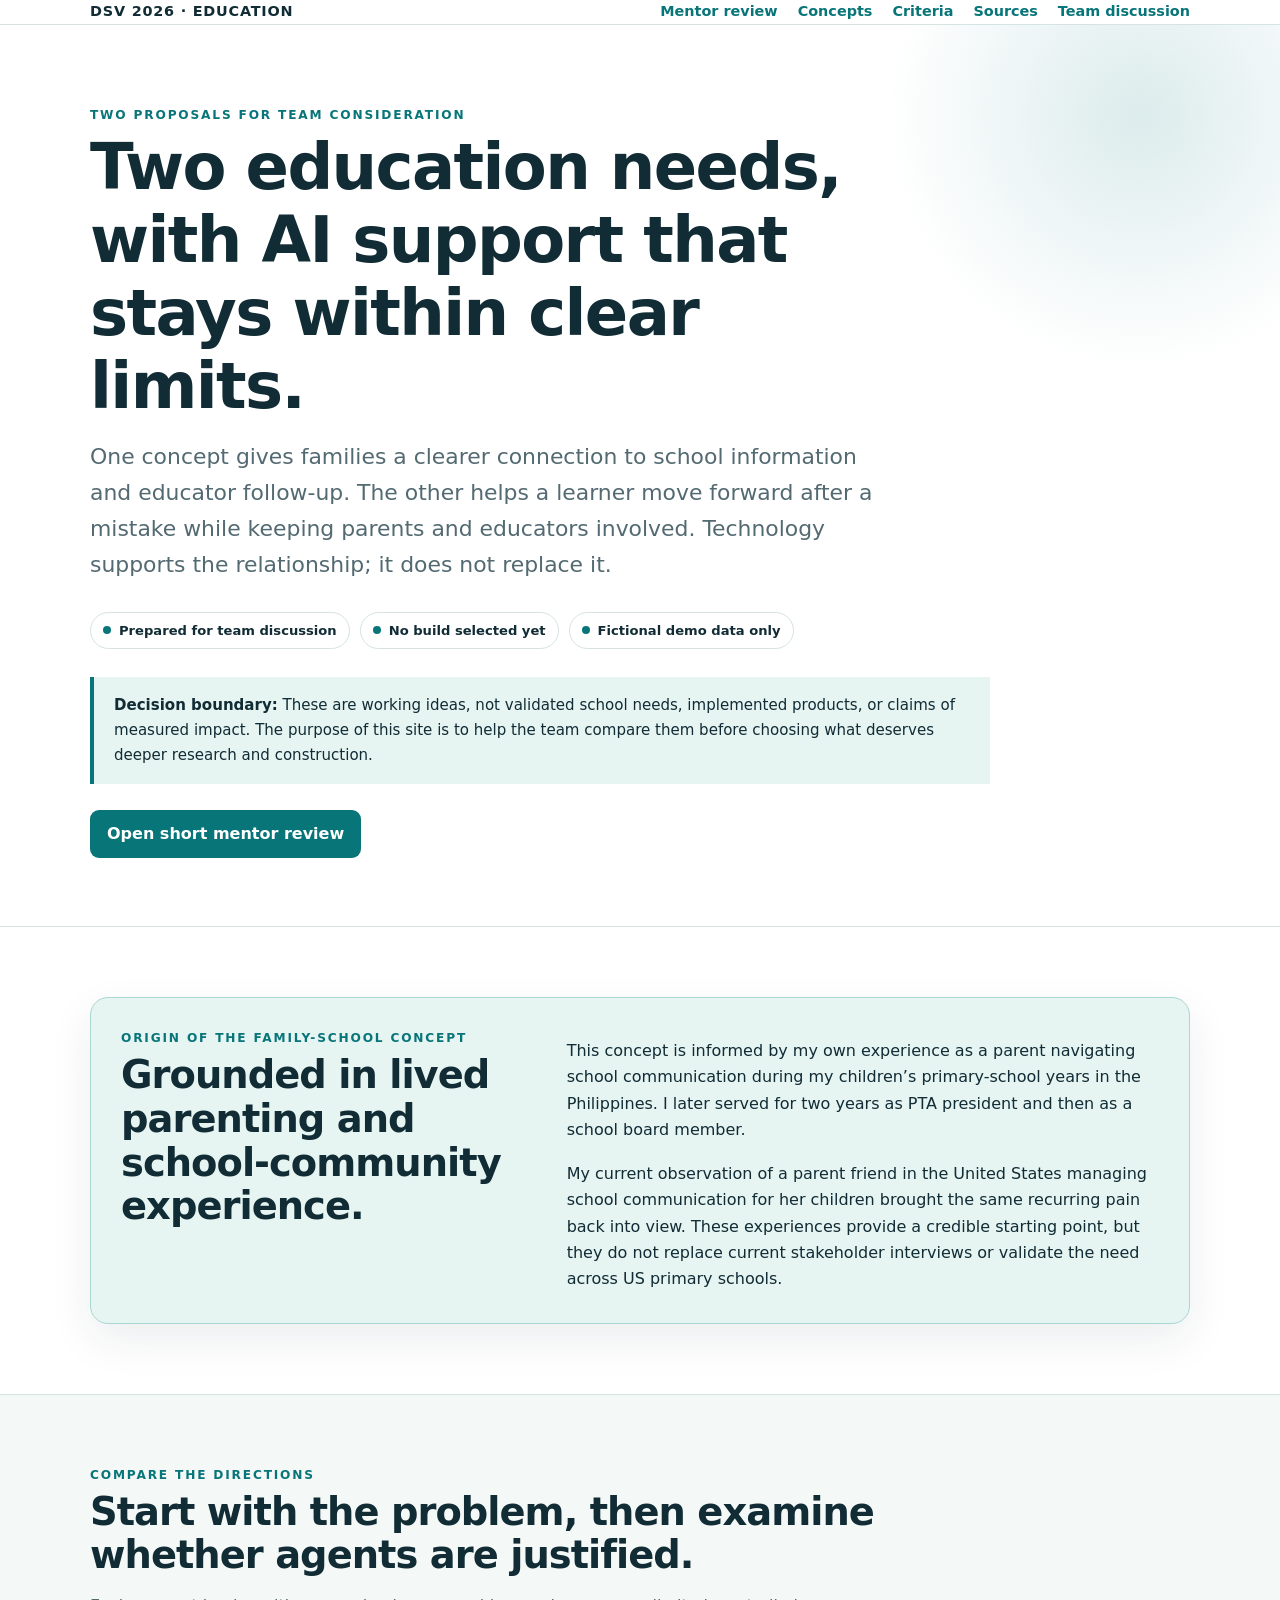
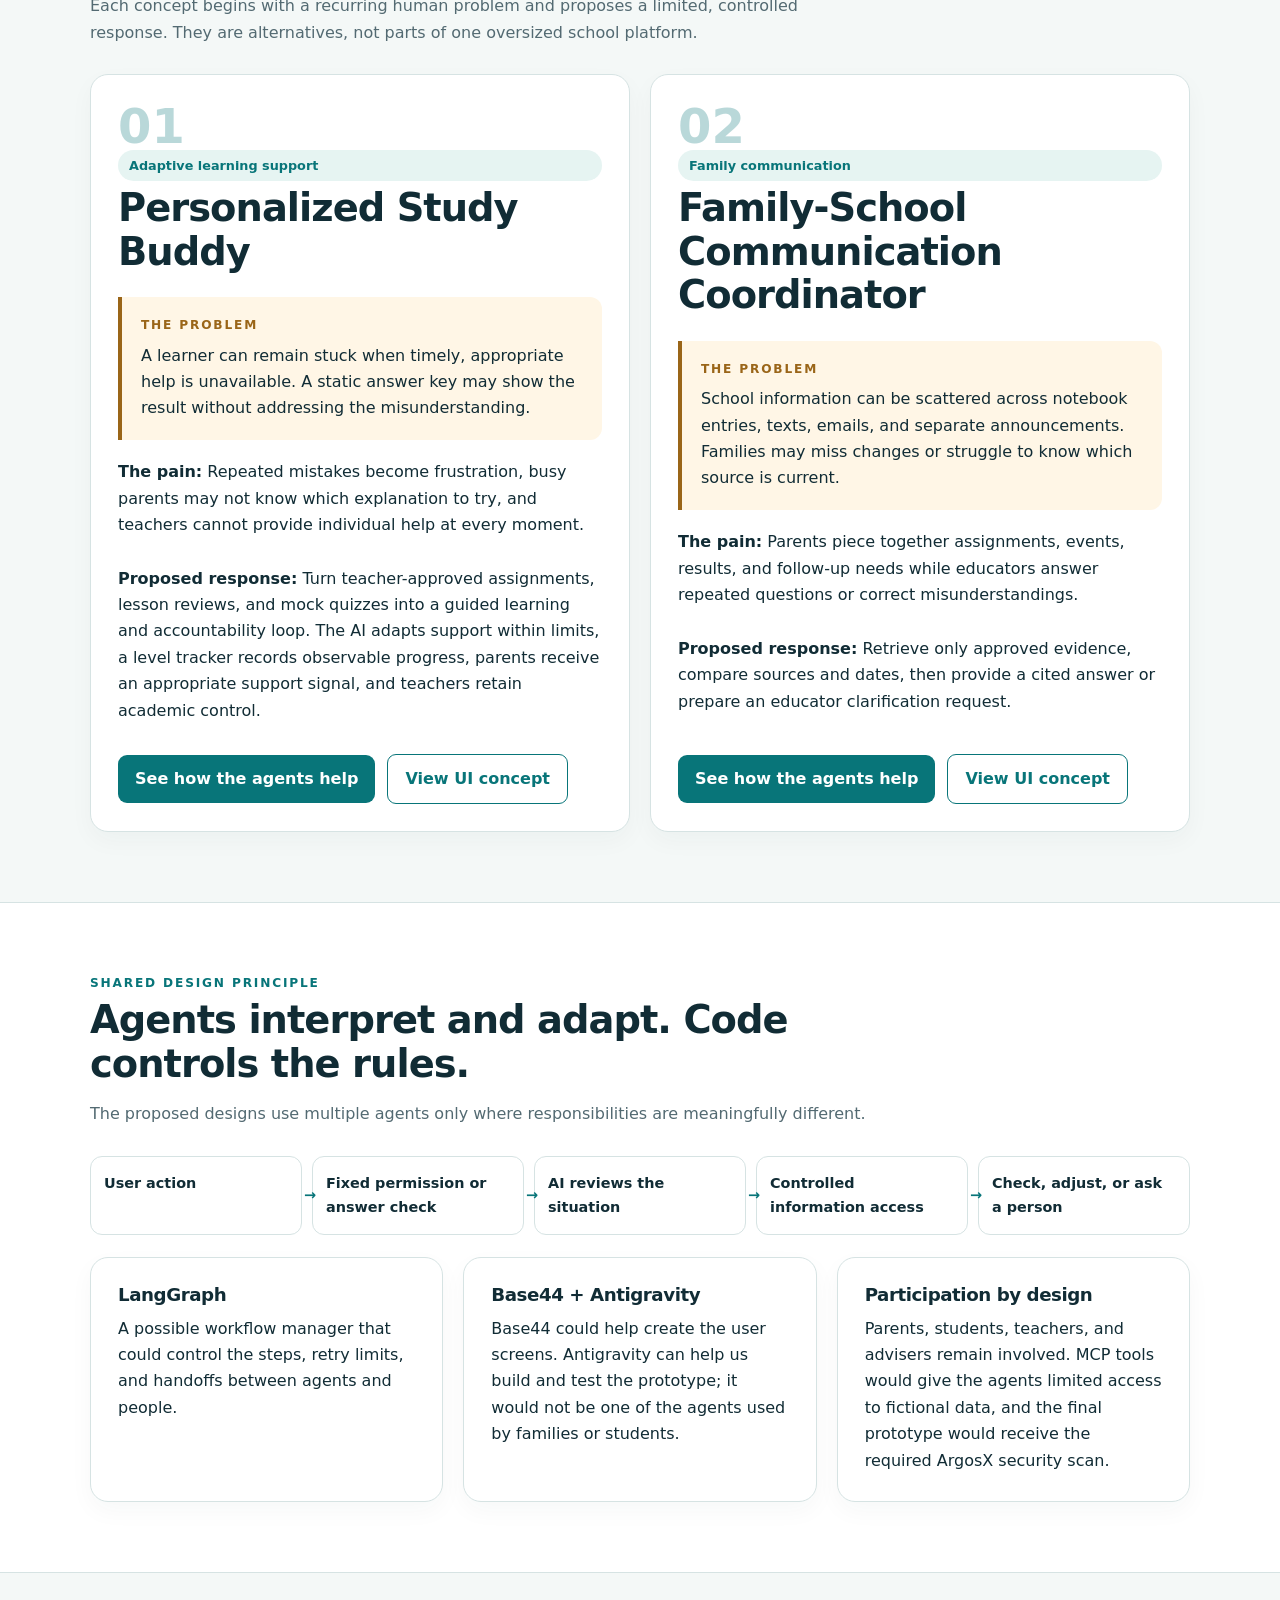
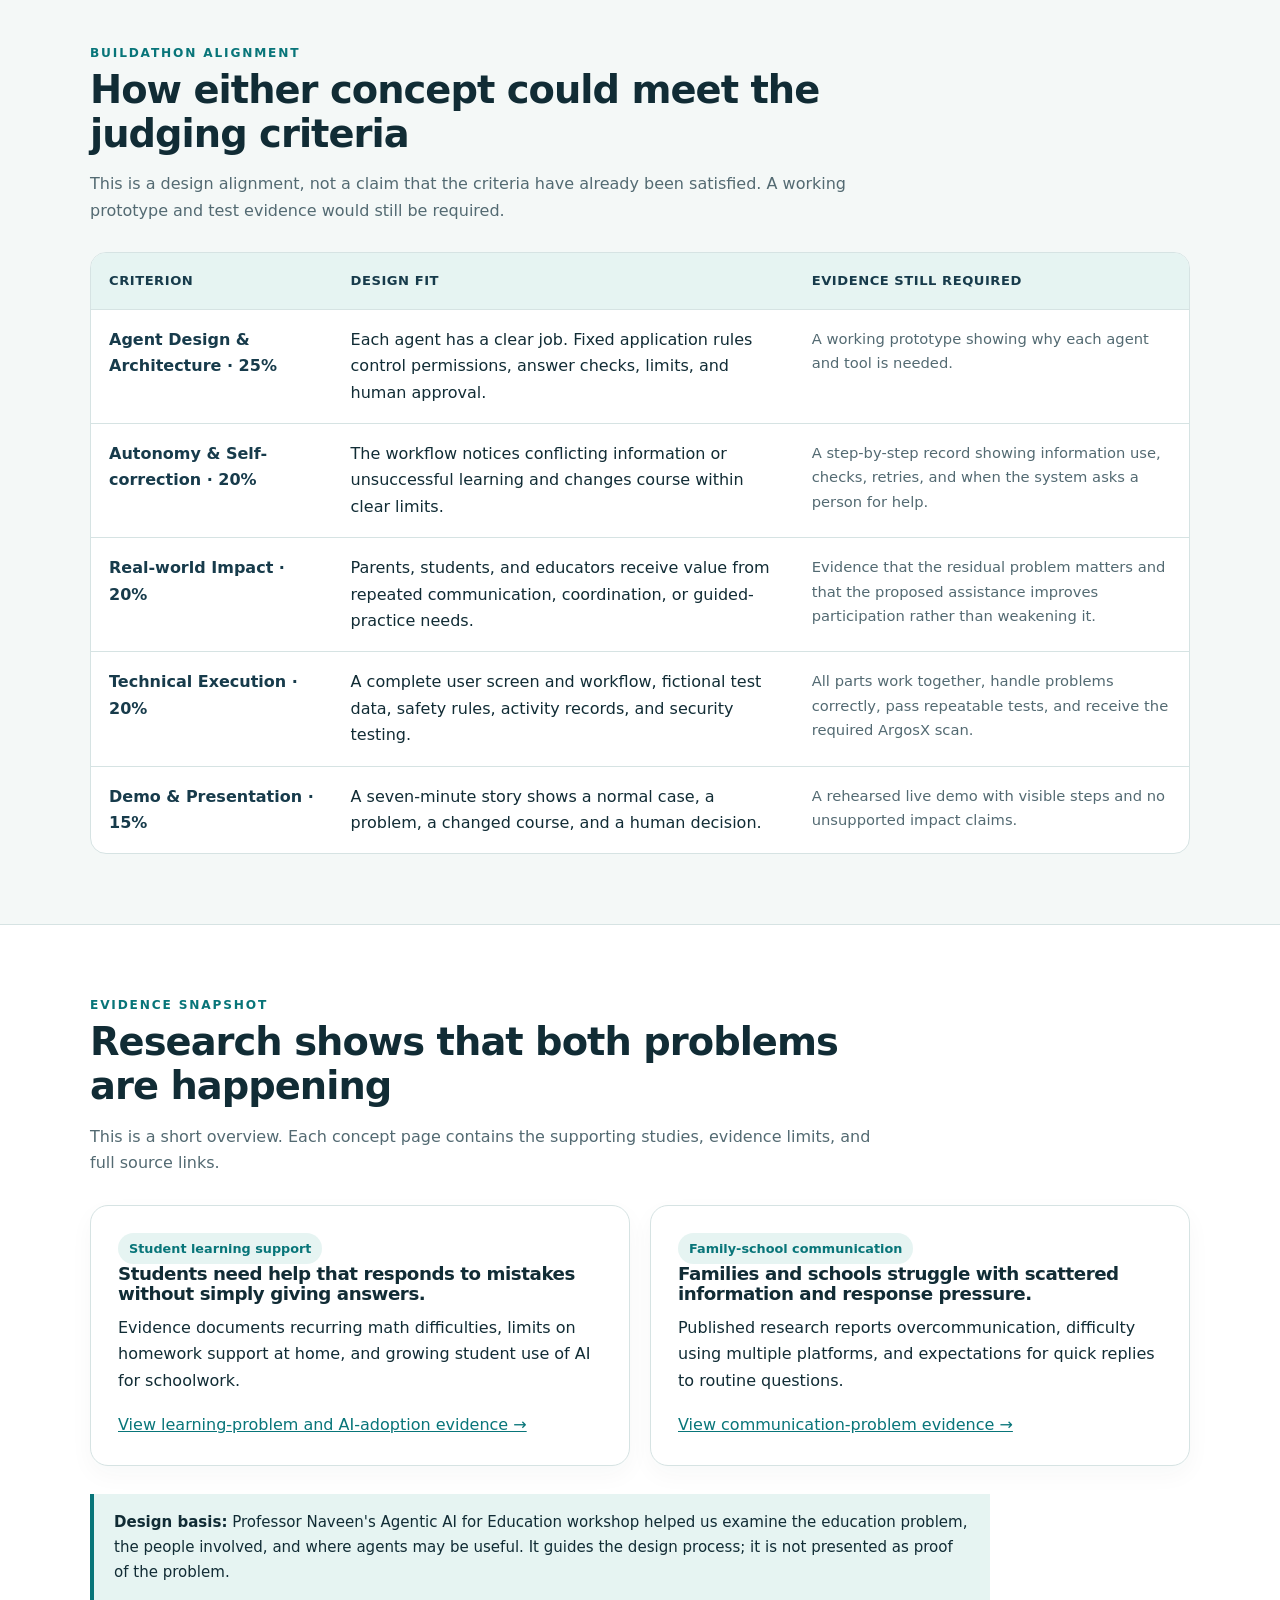
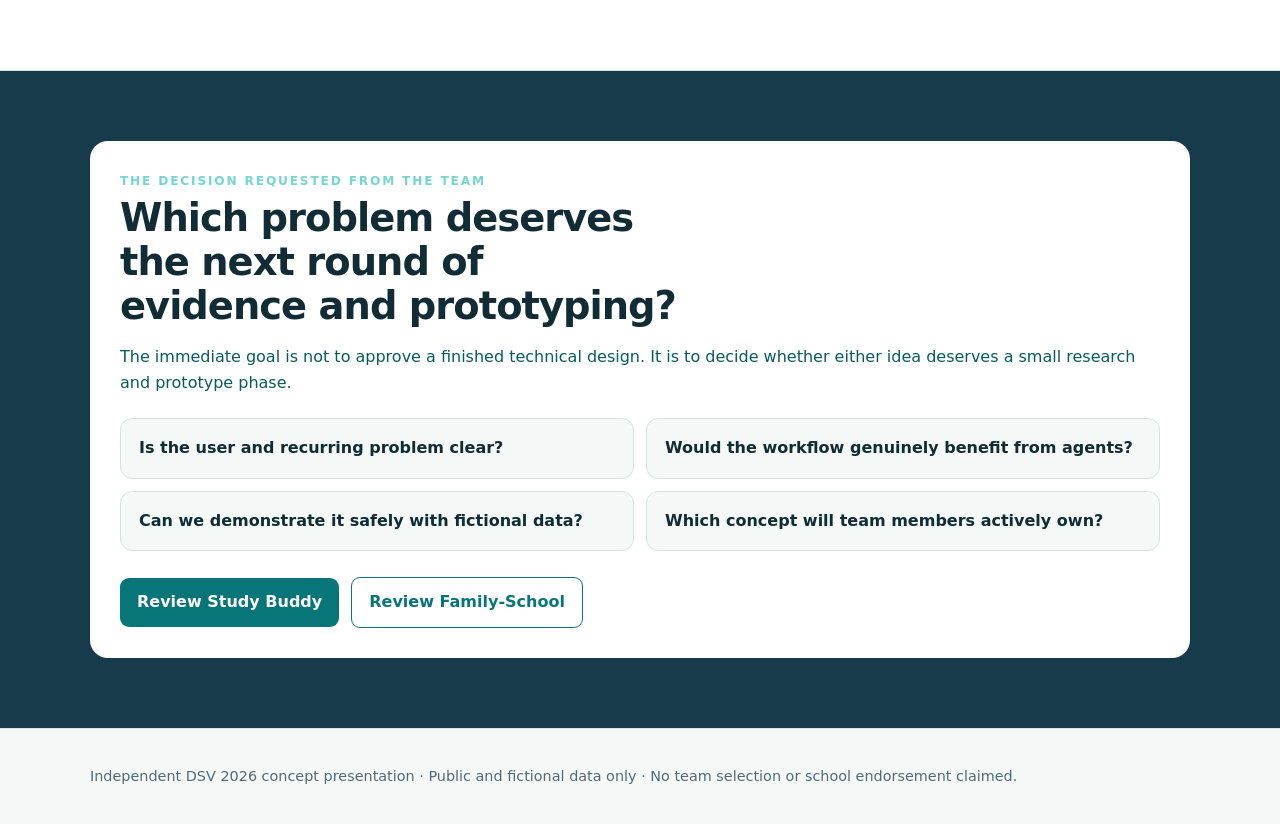
<file: docs/index.html>
<!doctype html>
<html lang="en">
<head>
  <meta charset="utf-8">
  <meta name="viewport" content="width=device-width,initial-scale=1">
  <meta name="description" content="Two recurring-use Education agent concepts for Data Science Varsity 2026 team consideration.">
  <title>Education Agent Concepts · DSV 2026</title>
  <link rel="stylesheet" href="assets/style.css?v=20261023">
</head>
<body>
  <header class="site">
    <nav class="wrap" aria-label="Primary navigation">
      <a class="brand" href="index.html">DSV 2026 · Education</a>
      <div class="nav-links"><a href="mentor-review.html">Mentor review</a><a href="#concepts">Concepts</a><a href="#criteria">Criteria</a><a href="#sources">Sources</a><a href="#discussion">Team discussion</a></div>
    </nav>
  </header>

  <main>
    <section class="hero">
      <div class="wrap">
        <div class="eyebrow">Two proposals for team consideration</div>
        <h1>Two education needs, with AI support that stays within clear limits.</h1>
        <p class="lead">One concept gives families a clearer connection to school information and educator follow-up. The other helps a learner move forward after a mistake while keeping parents and educators involved. Technology supports the relationship; it does not replace it.</p>
        <div class="status-row" aria-label="Proposal status">
          <span class="status">Prepared for team discussion</span>
          <span class="status">No build selected yet</span>
          <span class="status">Fictional demo data only</span>
        </div>
        <div class="strip"><strong>Decision boundary:</strong> These are working ideas, not validated school needs, implemented products, or claims of measured impact. The purpose of this site is to help the team compare them before choosing what deserves deeper research and construction.</div>
        <div class="actions"><a class="button" href="mentor-review.html">Open short mentor review</a></div>
      </div>
    </section>

    <section class="section alt" id="perspective">
      <div class="wrap">
        <div class="perspective-card">
          <div>
            <div class="eyebrow">Origin of the Family-School concept</div>
            <h2>Grounded in lived parenting and school-community experience.</h2>
          </div>
          <div>
            <p>This concept is informed by my own experience as a parent navigating school communication during my children’s primary-school years in the Philippines. I later served for two years as PTA president and then as a school board member.</p>
            <p>My current observation of a parent friend in the United States managing school communication for her children brought the same recurring pain back into view. These experiences provide a credible starting point, but they do not replace current stakeholder interviews or validate the need across US primary schools.</p>
          </div>
        </div>
      </div>
    </section>

    <section class="section" id="concepts">
      <div class="wrap">
        <div class="section-heading">
          <div class="eyebrow">Compare the directions</div>
          <h2>Start with the problem, then examine whether agents are justified.</h2>
          <p class="muted">Each concept begins with a recurring human problem and proposes a limited, controlled response. They are alternatives, not parts of one oversized school platform.</p>
        </div>
        <div class="grid">
          <article class="card concept-card">
            <div class="concept-number">01</div>
            <span class="tag">Adaptive learning support</span>
            <h2>Personalized Study Buddy</h2>
            <div class="concept-problem"><div class="eyebrow">The problem</div><p>A learner can remain stuck when timely, appropriate help is unavailable. A static answer key may show the result without addressing the misunderstanding.</p></div>
            <p><strong>The pain:</strong> Repeated mistakes become frustration, busy parents may not know which explanation to try, and teachers cannot provide individual help at every moment.</p>
            <p><strong>Proposed response:</strong> Turn teacher-approved assignments, lesson reviews, and mock quizzes into a guided learning and accountability loop. The AI adapts support within limits, a level tracker records observable progress, parents receive an appropriate support signal, and teachers retain academic control.</p>
            <div class="actions"><a class="button" href="concepts/study-buddy.html">See how the agents help</a><a class="button secondary" href="ui-designs/index.html#study-buddy">View UI concept</a></div>
          </article>

          <article class="card concept-card">
            <div class="concept-number">02</div>
            <span class="tag">Family communication</span>
            <h2>Family-School Communication Coordinator</h2>
            <div class="concept-problem"><div class="eyebrow">The problem</div><p>School information can be scattered across notebook entries, texts, emails, and separate announcements. Families may miss changes or struggle to know which source is current.</p></div>
            <p><strong>The pain:</strong> Parents piece together assignments, events, results, and follow-up needs while educators answer repeated questions or correct misunderstandings.</p>
            <p><strong>Proposed response:</strong> Retrieve only approved evidence, compare sources and dates, then provide a cited answer or prepare an educator clarification request.</p>
            <div class="actions"><a class="button" href="concepts/family-school.html">See how the agents help</a><a class="button secondary" href="ui-designs/index.html#family-school">View UI concept</a></div>
          </article>
        </div>
      </div>
    </section>

    <section class="section alt">
      <div class="wrap">
        <div class="section-heading">
          <div class="eyebrow">Shared design principle</div>
          <h2>Agents interpret and adapt. Code controls the rules.</h2>
          <p class="muted">The proposed designs use multiple agents only where responsibilities are meaningfully different.</p>
        </div>
        <div class="flowline" aria-label="Shared agent workflow">
          <div>User action</div><div>Fixed permission or answer check</div><div>AI reviews the situation</div><div>Controlled information access</div><div>Check, adjust, or ask a person</div>
        </div>
        <div class="grid three" style="margin-top:22px">
          <div class="card"><h3>LangGraph</h3><p>A possible workflow manager that could control the steps, retry limits, and handoffs between agents and people.</p></div>
          <div class="card"><h3>Base44 + Antigravity</h3><p>Base44 could help create the user screens. Antigravity can help us build and test the prototype; it would not be one of the agents used by families or students.</p></div>
          <div class="card"><h3>Participation by design</h3><p>Parents, students, teachers, and advisers remain involved. MCP tools would give the agents limited access to fictional data, and the final prototype would receive the required ArgosX security scan.</p></div>
        </div>
      </div>
    </section>

    <section class="section" id="criteria">
      <div class="wrap">
        <div class="section-heading">
          <div class="eyebrow">Buildathon alignment</div>
          <h2>How either concept could meet the judging criteria</h2>
          <p class="muted">This is a design alignment, not a claim that the criteria have already been satisfied. A working prototype and test evidence would still be required.</p>
        </div>
        <div class="criteria-wrap">
          <table class="criteria">
            <thead><tr><th>Criterion</th><th>Design fit</th><th>Evidence still required</th></tr></thead>
            <tbody>
              <tr><td>Agent Design &amp; Architecture · 25%</td><td>Each agent has a clear job. Fixed application rules control permissions, answer checks, limits, and human approval.</td><td class="proof">A working prototype showing why each agent and tool is needed.</td></tr>
              <tr><td>Autonomy &amp; Self-correction · 20%</td><td>The workflow notices conflicting information or unsuccessful learning and changes course within clear limits.</td><td class="proof">A step-by-step record showing information use, checks, retries, and when the system asks a person for help.</td></tr>
              <tr><td>Real-world Impact · 20%</td><td>Parents, students, and educators receive value from repeated communication, coordination, or guided-practice needs.</td><td class="proof">Evidence that the residual problem matters and that the proposed assistance improves participation rather than weakening it.</td></tr>
              <tr><td>Technical Execution · 20%</td><td>A complete user screen and workflow, fictional test data, safety rules, activity records, and security testing.</td><td class="proof">All parts work together, handle problems correctly, pass repeatable tests, and receive the required ArgosX scan.</td></tr>
              <tr><td>Demo &amp; Presentation · 15%</td><td>A seven-minute story shows a normal case, a problem, a changed course, and a human decision.</td><td class="proof">A rehearsed live demo with visible steps and no unsupported impact claims.</td></tr>
            </tbody>
          </table>
        </div>
      </div>
    </section>

    <section class="section alt" id="sources">
      <div class="wrap">
        <div class="section-heading">
          <div class="eyebrow">Evidence snapshot</div>
          <h2>Research shows that both problems are happening</h2>
          <p class="muted">This is a short overview. Each concept page contains the supporting studies, evidence limits, and full source links.</p>
        </div>
        <div class="grid">
          <article class="card">
            <span class="tag">Student learning support</span>
            <h3>Students need help that responds to mistakes without simply giving answers.</h3>
            <p>Evidence documents recurring math difficulties, limits on homework support at home, and growing student use of AI for schoolwork.</p>
            <p><a href="concepts/study-buddy.html#validation">View learning-problem and AI-adoption evidence →</a></p>
          </article>
          <article class="card">
            <span class="tag">Family-school communication</span>
            <h3>Families and schools struggle with scattered information and response pressure.</h3>
            <p>Published research reports overcommunication, difficulty using multiple platforms, and expectations for quick replies to routine questions.</p>
            <p><a href="concepts/family-school.html#validation">View communication-problem evidence →</a></p>
          </article>
        </div>
        <div class="strip"><strong>Design basis:</strong> Professor Naveen's Agentic AI for Education workshop helped us examine the education problem, the people involved, and where agents may be useful. It guides the design process; it is not presented as proof of the problem.</div>
      </div>
    </section>

    <section class="section dark" id="discussion">
      <div class="wrap">
        <div class="decision-box">
          <div class="eyebrow">The decision requested from the team</div>
          <h2>Which problem deserves the next round of evidence and prototyping?</h2>
          <p class="muted">The immediate goal is not to approve a finished technical design. It is to decide whether either idea deserves a small research and prototype phase.</p>
          <div class="questions">
            <div class="question">Is the user and recurring problem clear?</div>
            <div class="question">Would the workflow genuinely benefit from agents?</div>
            <div class="question">Can we demonstrate it safely with fictional data?</div>
            <div class="question">Which concept will team members actively own?</div>
          </div>
          <div class="actions"><a class="button" href="concepts/study-buddy.html">Review Study Buddy</a><a class="button secondary" href="concepts/family-school.html">Review Family-School</a></div>
        </div>
      </div>
    </section>
  </main>

  <footer><div class="wrap">Independent DSV 2026 concept presentation · Public and fictional data only · No team selection or school endorsement claimed.</div></footer>
</body>
</html>
</file>
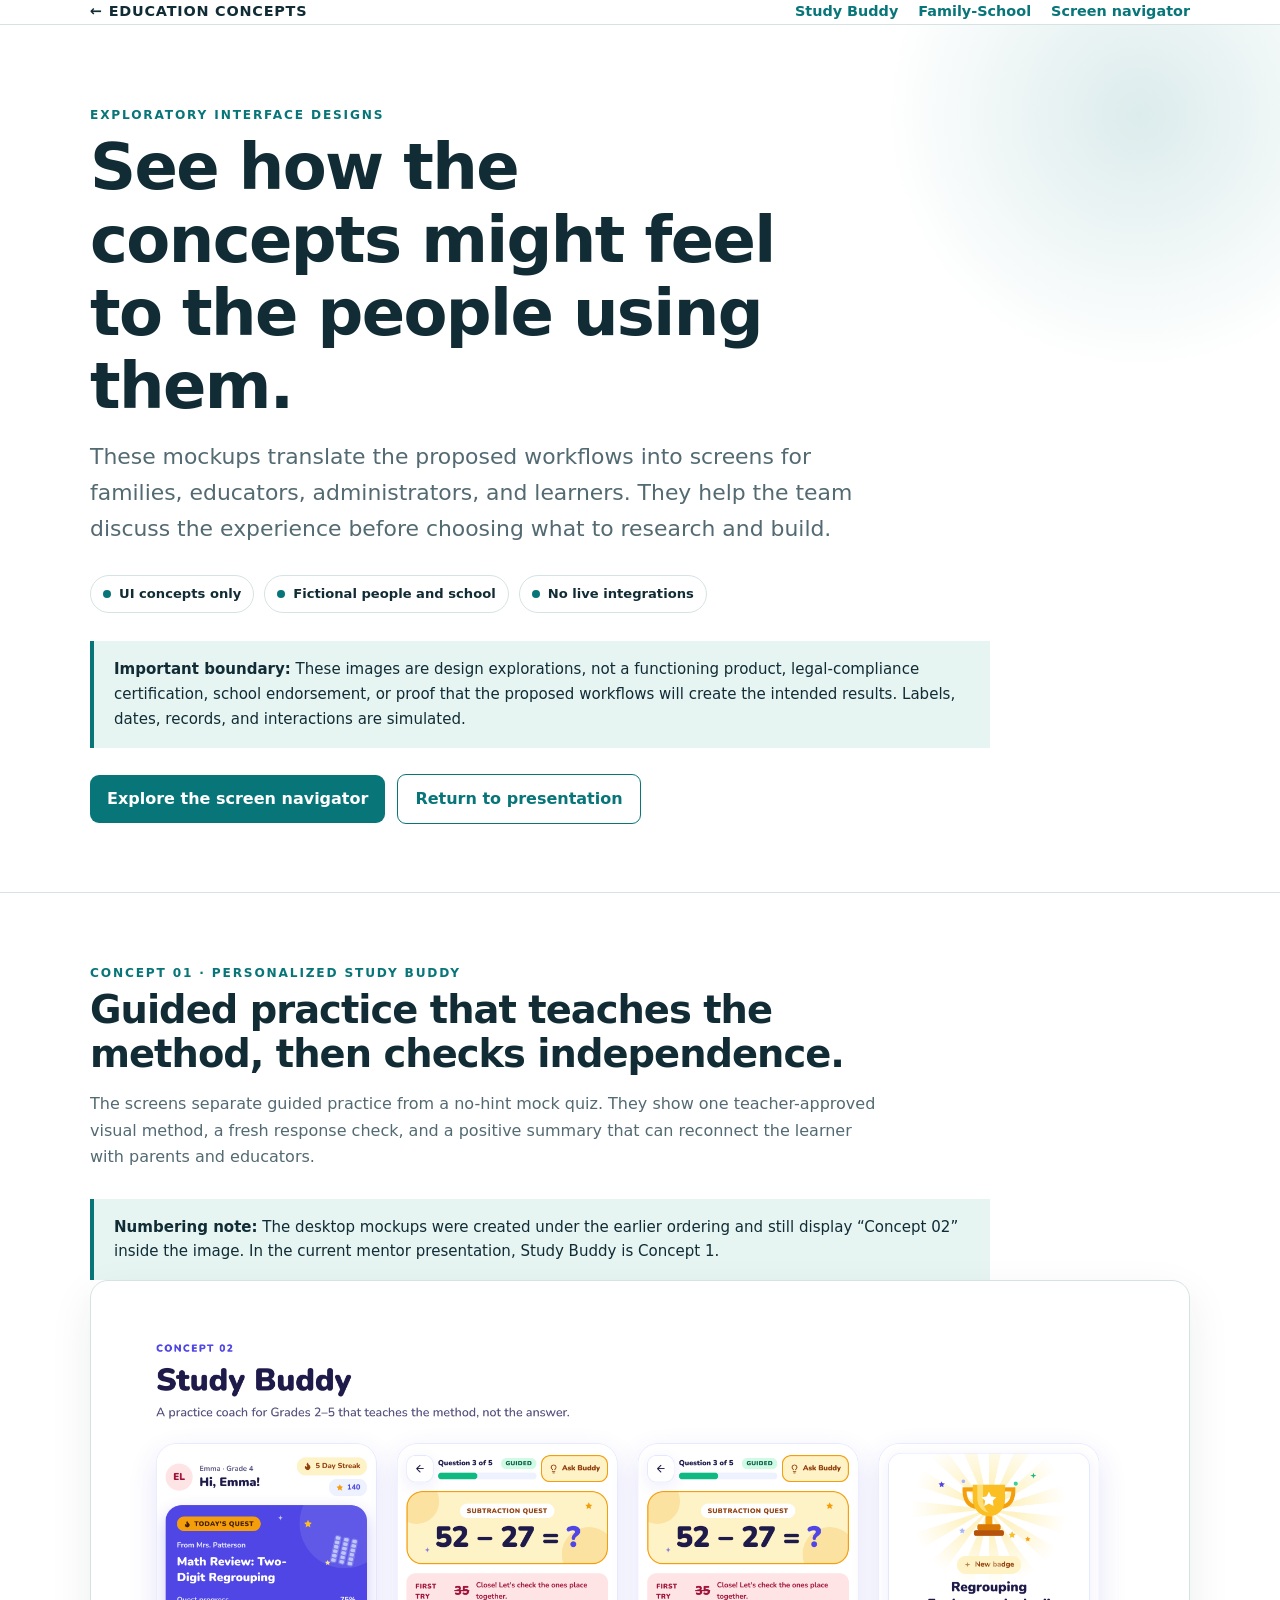
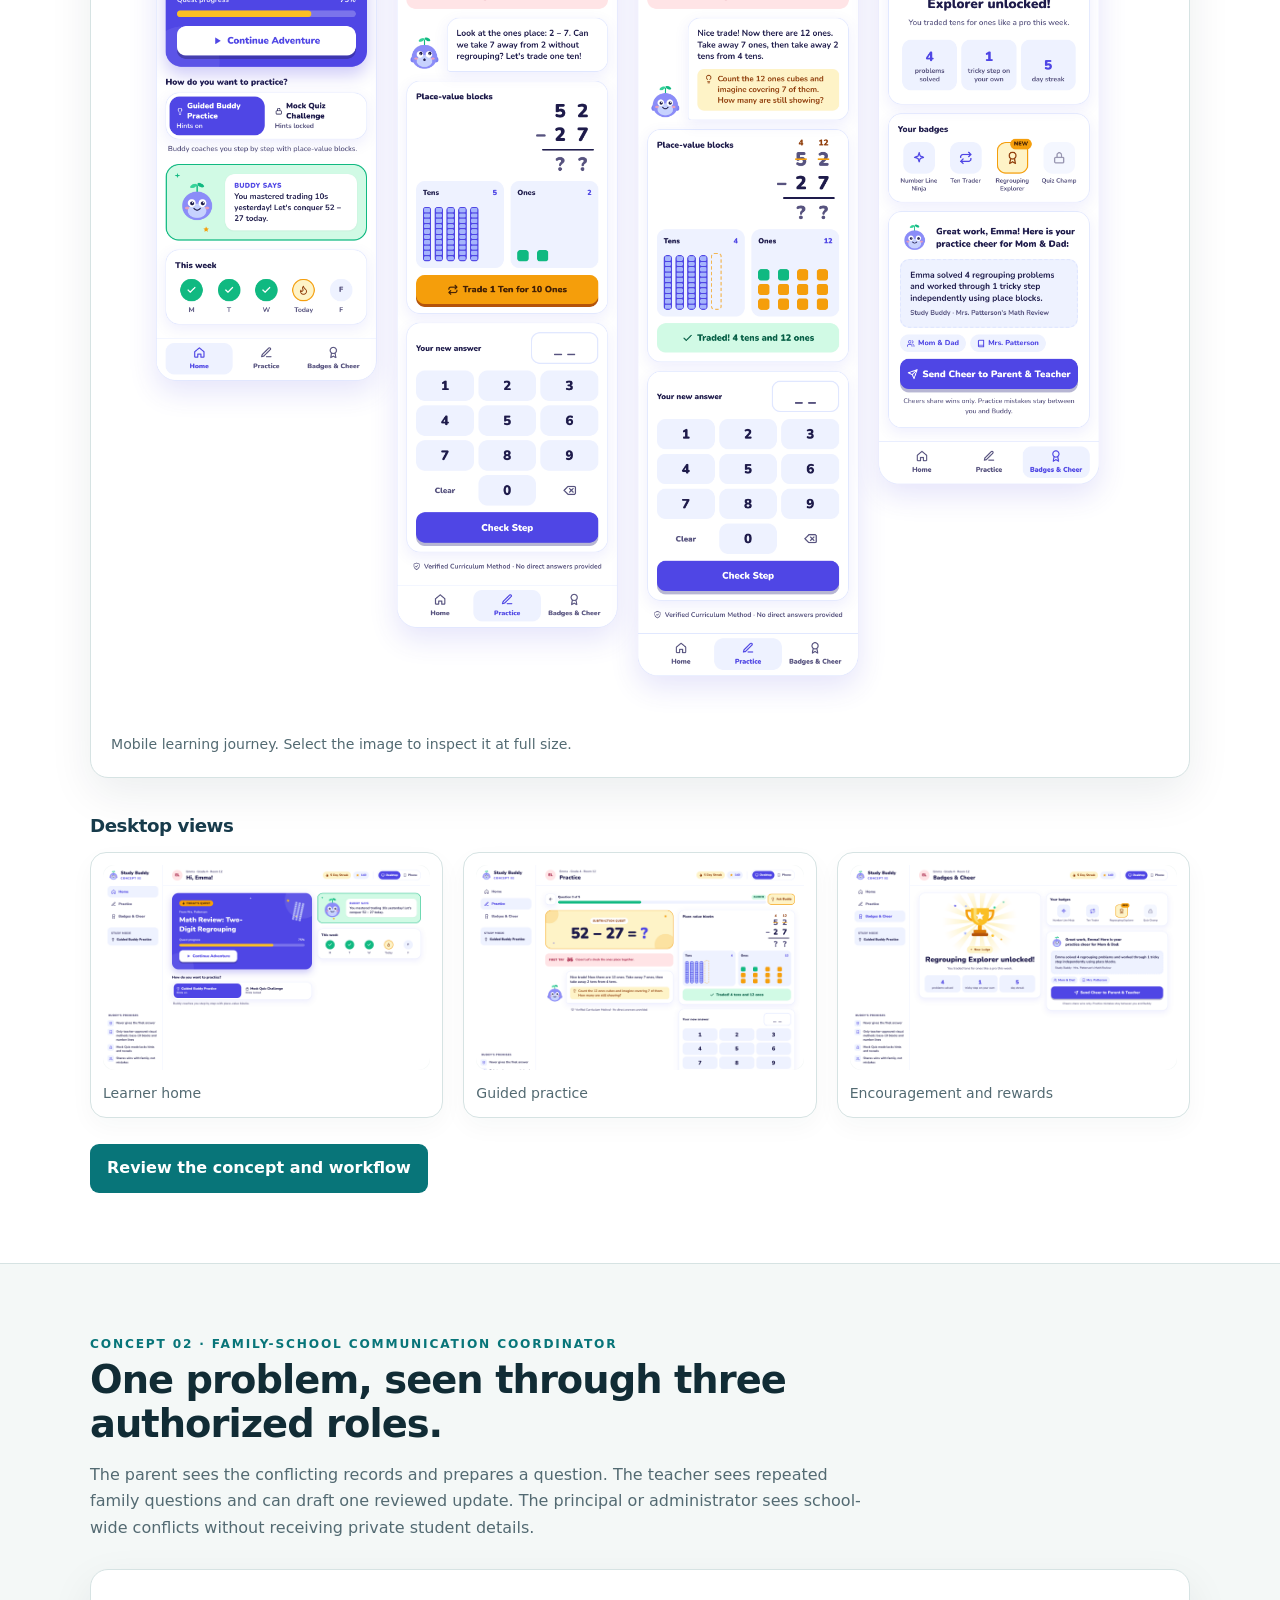
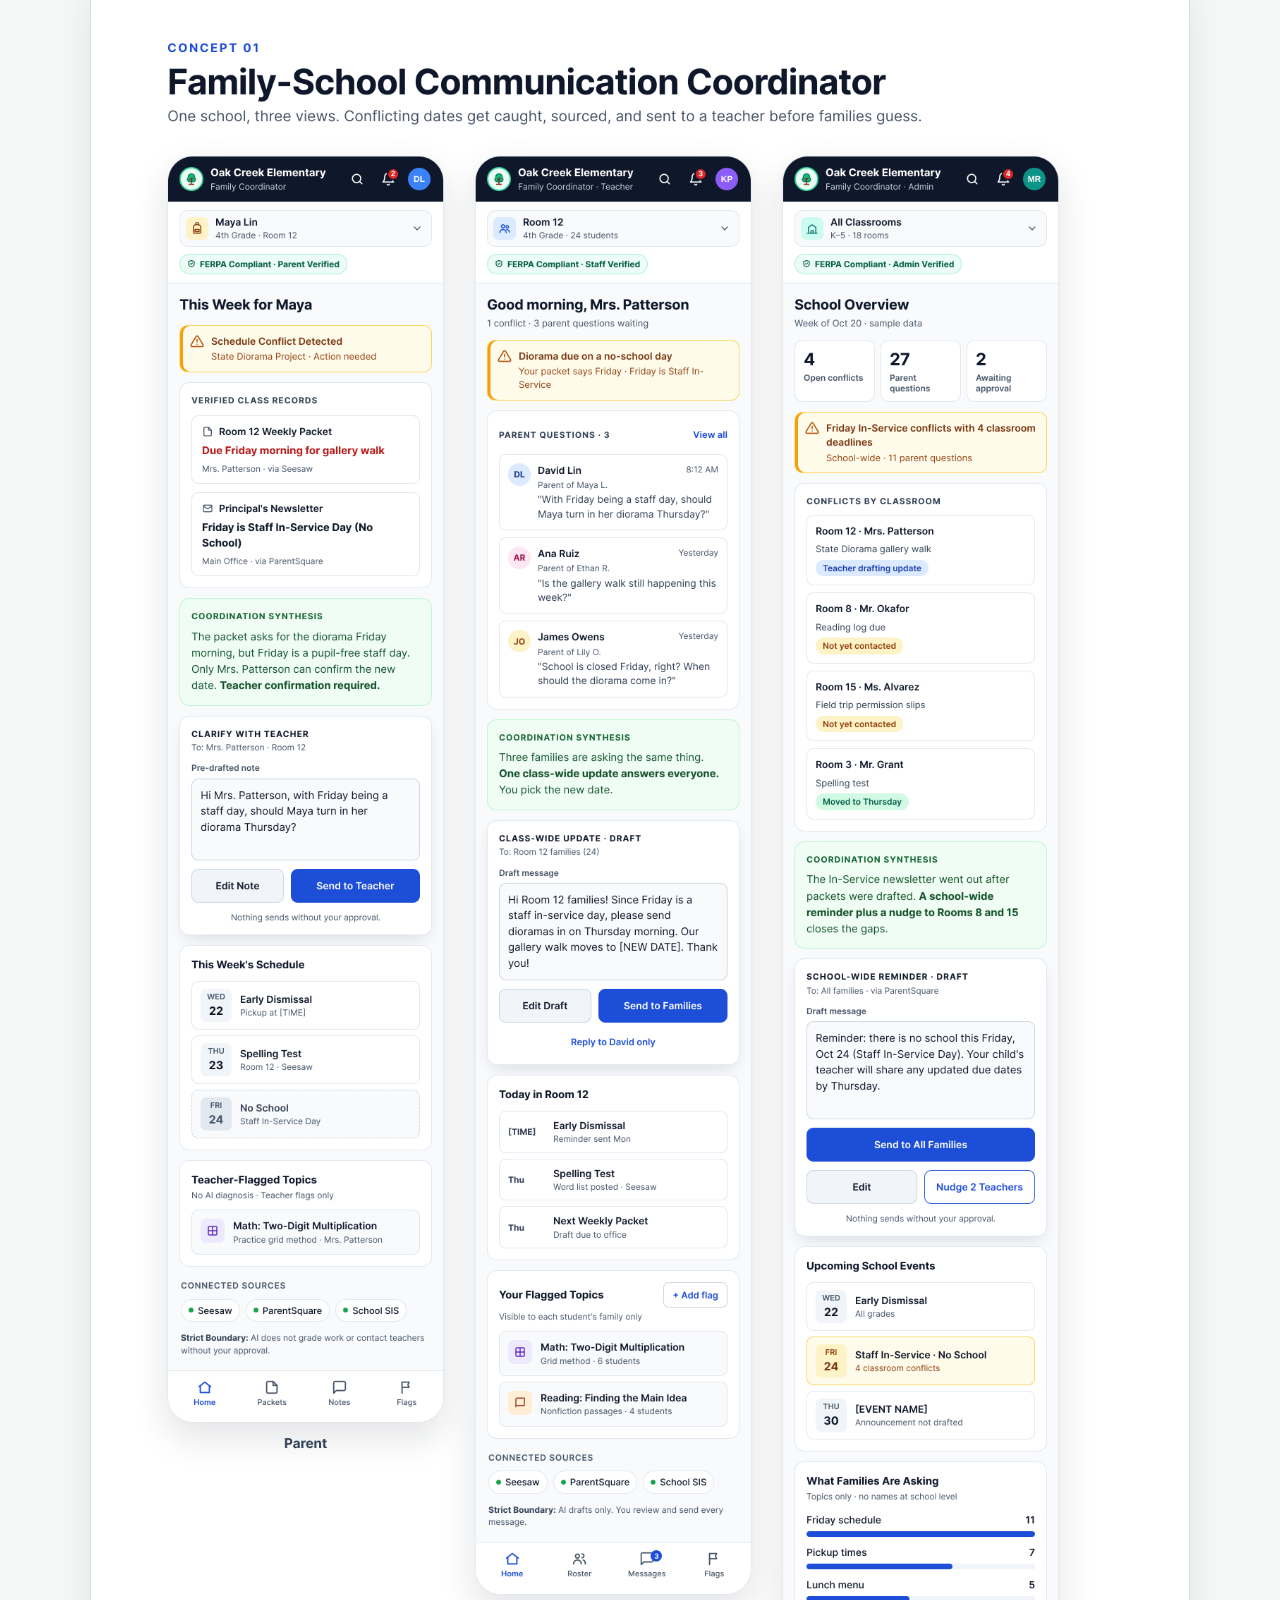
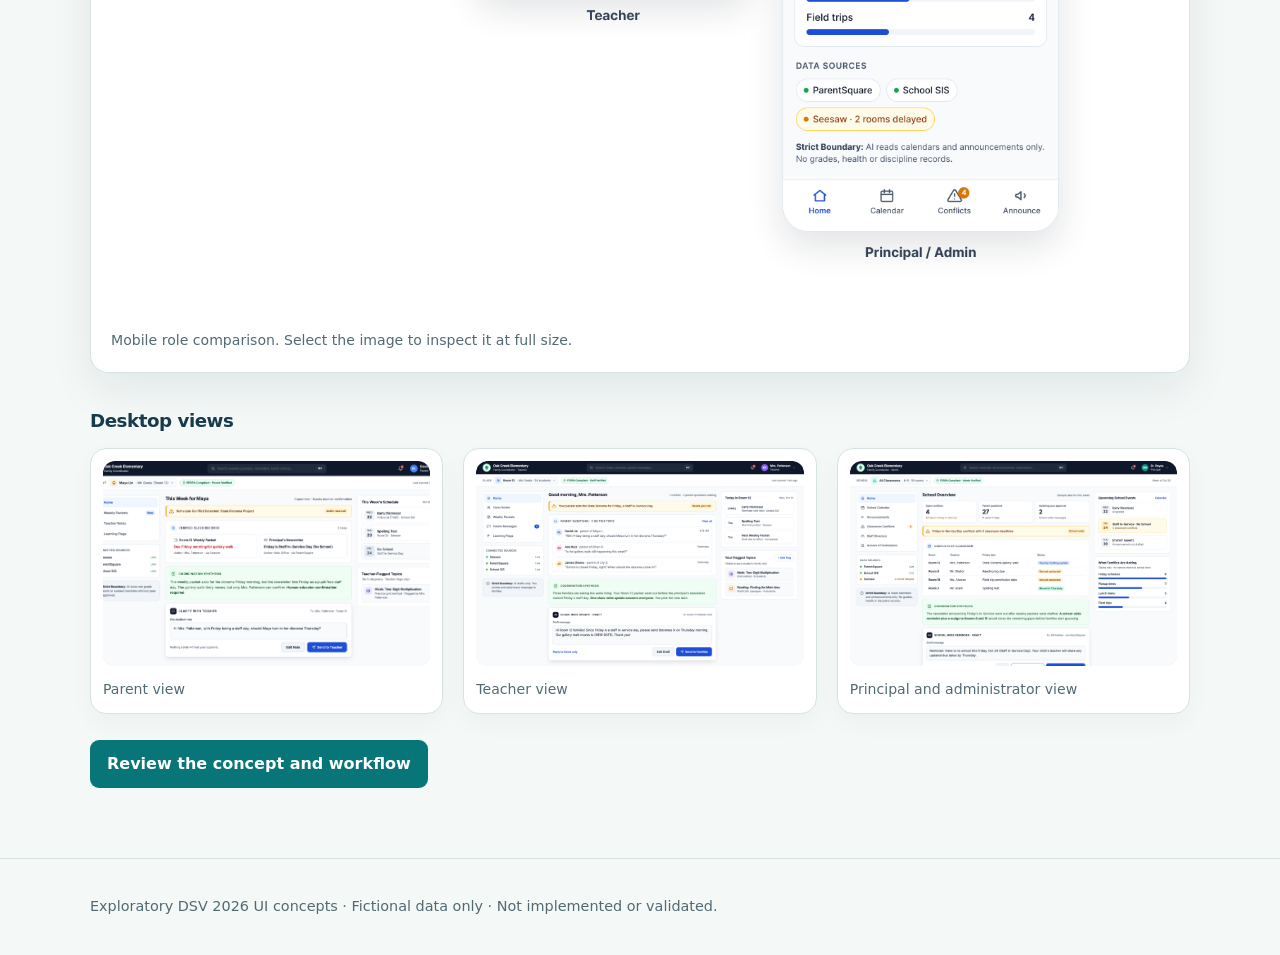
<file: docs/ui-designs/index.html>
<!doctype html>
<html lang="en">
<head>
  <meta charset="utf-8">
  <meta name="viewport" content="width=device-width,initial-scale=1">
  <meta name="description" content="Exploratory UI designs for two DSV 2026 education agent concepts.">
  <title>UI Concept Gallery · DSV 2026</title>
  <link rel="stylesheet" href="../assets/style.css?v=20261023">
</head>
<body>
  <header class="site">
    <nav class="wrap" aria-label="Primary navigation">
      <a class="brand" href="../index.html">← Education concepts</a>
      <div class="nav-links"><a href="#study-buddy">Study Buddy</a><a href="#family-school">Family-School</a><a href="prototype.html">Screen navigator</a></div>
    </nav>
  </header>

  <main>
    <section class="hero">
      <div class="wrap">
        <div class="eyebrow">Exploratory interface designs</div>
        <h1>See how the concepts might feel to the people using them.</h1>
        <p class="lead">These mockups translate the proposed workflows into screens for families, educators, administrators, and learners. They help the team discuss the experience before choosing what to research and build.</p>
        <div class="status-row"><span class="status">UI concepts only</span><span class="status">Fictional people and school</span><span class="status">No live integrations</span></div>
        <div class="strip"><strong>Important boundary:</strong> These images are design explorations, not a functioning product, legal-compliance certification, school endorsement, or proof that the proposed workflows will create the intended results. Labels, dates, records, and interactions are simulated.</div>
        <div class="actions"><a class="button" href="prototype.html">Explore the screen navigator</a><a class="button secondary" href="../index.html">Return to presentation</a></div>
      </div>
    </section>

    <section class="section alt" id="study-buddy">
      <div class="wrap">
        <div class="section-heading">
          <div class="eyebrow">Concept 01 · Personalized Study Buddy</div>
          <h2>Guided practice that teaches the method, then checks independence.</h2>
          <p class="muted">The screens separate guided practice from a no-hint mock quiz. They show one teacher-approved visual method, a fresh response check, and a positive summary that can reconnect the learner with parents and educators.</p>
        </div>
        <div class="strip"><strong>Numbering note:</strong> The desktop mockups were created under the earlier ordering and still display “Concept 02” inside the image. In the current mentor presentation, Study Buddy is Concept 1.</div>
        <figure class="ui-showcase">
          <a href="assets/study-buddy/phone-showcase.png" target="_blank" rel="noopener"><img src="assets/study-buddy/phone-showcase.png" alt="Study Buddy mobile UI concepts for home, guided subtraction practice, and learner rewards" loading="lazy"></a>
          <figcaption>Mobile learning journey. Select the image to inspect it at full size.</figcaption>
        </figure>
        <h3 class="subheading">Desktop views</h3>
        <div class="ui-gallery three">
          <figure class="ui-tile"><a href="assets/study-buddy/desktop-home.png" target="_blank" rel="noopener"><img src="assets/study-buddy/desktop-home.png" alt="Study Buddy learner home screen" loading="lazy"></a><figcaption>Learner home</figcaption></figure>
          <figure class="ui-tile"><a href="assets/study-buddy/desktop-practice.png" target="_blank" rel="noopener"><img src="assets/study-buddy/desktop-practice.png" alt="Study Buddy guided subtraction practice after regrouping tens and ones" loading="lazy"></a><figcaption>Guided practice</figcaption></figure>
          <figure class="ui-tile"><a href="assets/study-buddy/desktop-rewards.png" target="_blank" rel="noopener"><img src="assets/study-buddy/desktop-rewards.png" alt="Study Buddy rewards and family encouragement screen" loading="lazy"></a><figcaption>Encouragement and rewards</figcaption></figure>
        </div>
        <div class="actions"><a class="button" href="../concepts/study-buddy.html">Review the concept and workflow</a></div>
      </div>
    </section>

    <section class="section" id="family-school">
      <div class="wrap">
        <div class="section-heading">
          <div class="eyebrow">Concept 02 · Family-School Communication Coordinator</div>
          <h2>One problem, seen through three authorized roles.</h2>
          <p class="muted">The parent sees the conflicting records and prepares a question. The teacher sees repeated family questions and can draft one reviewed update. The principal or administrator sees school-wide conflicts without receiving private student details.</p>
        </div>
        <figure class="ui-showcase">
          <a href="assets/family-school/mobile-showcase.png" target="_blank" rel="noopener"><img src="assets/family-school/mobile-showcase.png" alt="Mobile UI concepts for a parent, teacher, and principal using the Family-School Communication Coordinator" loading="lazy"></a>
          <figcaption>Mobile role comparison. Select the image to inspect it at full size.</figcaption>
        </figure>
        <h3 class="subheading">Desktop views</h3>
        <div class="ui-gallery three">
          <figure class="ui-tile"><a href="assets/family-school/parent-dashboard.png" target="_blank" rel="noopener"><img src="assets/family-school/parent-dashboard.png" alt="Parent dashboard showing a schedule conflict and a teacher clarification draft" loading="lazy"></a><figcaption>Parent view</figcaption></figure>
          <figure class="ui-tile"><a href="assets/family-school/teacher-dashboard.png" target="_blank" rel="noopener"><img src="assets/family-school/teacher-dashboard.png" alt="Teacher dashboard grouping family questions about a schedule conflict" loading="lazy"></a><figcaption>Teacher view</figcaption></figure>
          <figure class="ui-tile"><a href="assets/family-school/principal-admin-dashboard.png" target="_blank" rel="noopener"><img src="assets/family-school/principal-admin-dashboard.png" alt="Principal and administrator dashboard summarizing school-wide communication conflicts" loading="lazy"></a><figcaption>Principal and administrator view</figcaption></figure>
        </div>
        <div class="actions"><a class="button" href="../concepts/family-school.html">Review the concept and workflow</a></div>
      </div>
    </section>
  </main>

  <footer><div class="wrap">Exploratory DSV 2026 UI concepts · Fictional data only · Not implemented or validated.</div></footer>
</body>
</html>
</file>
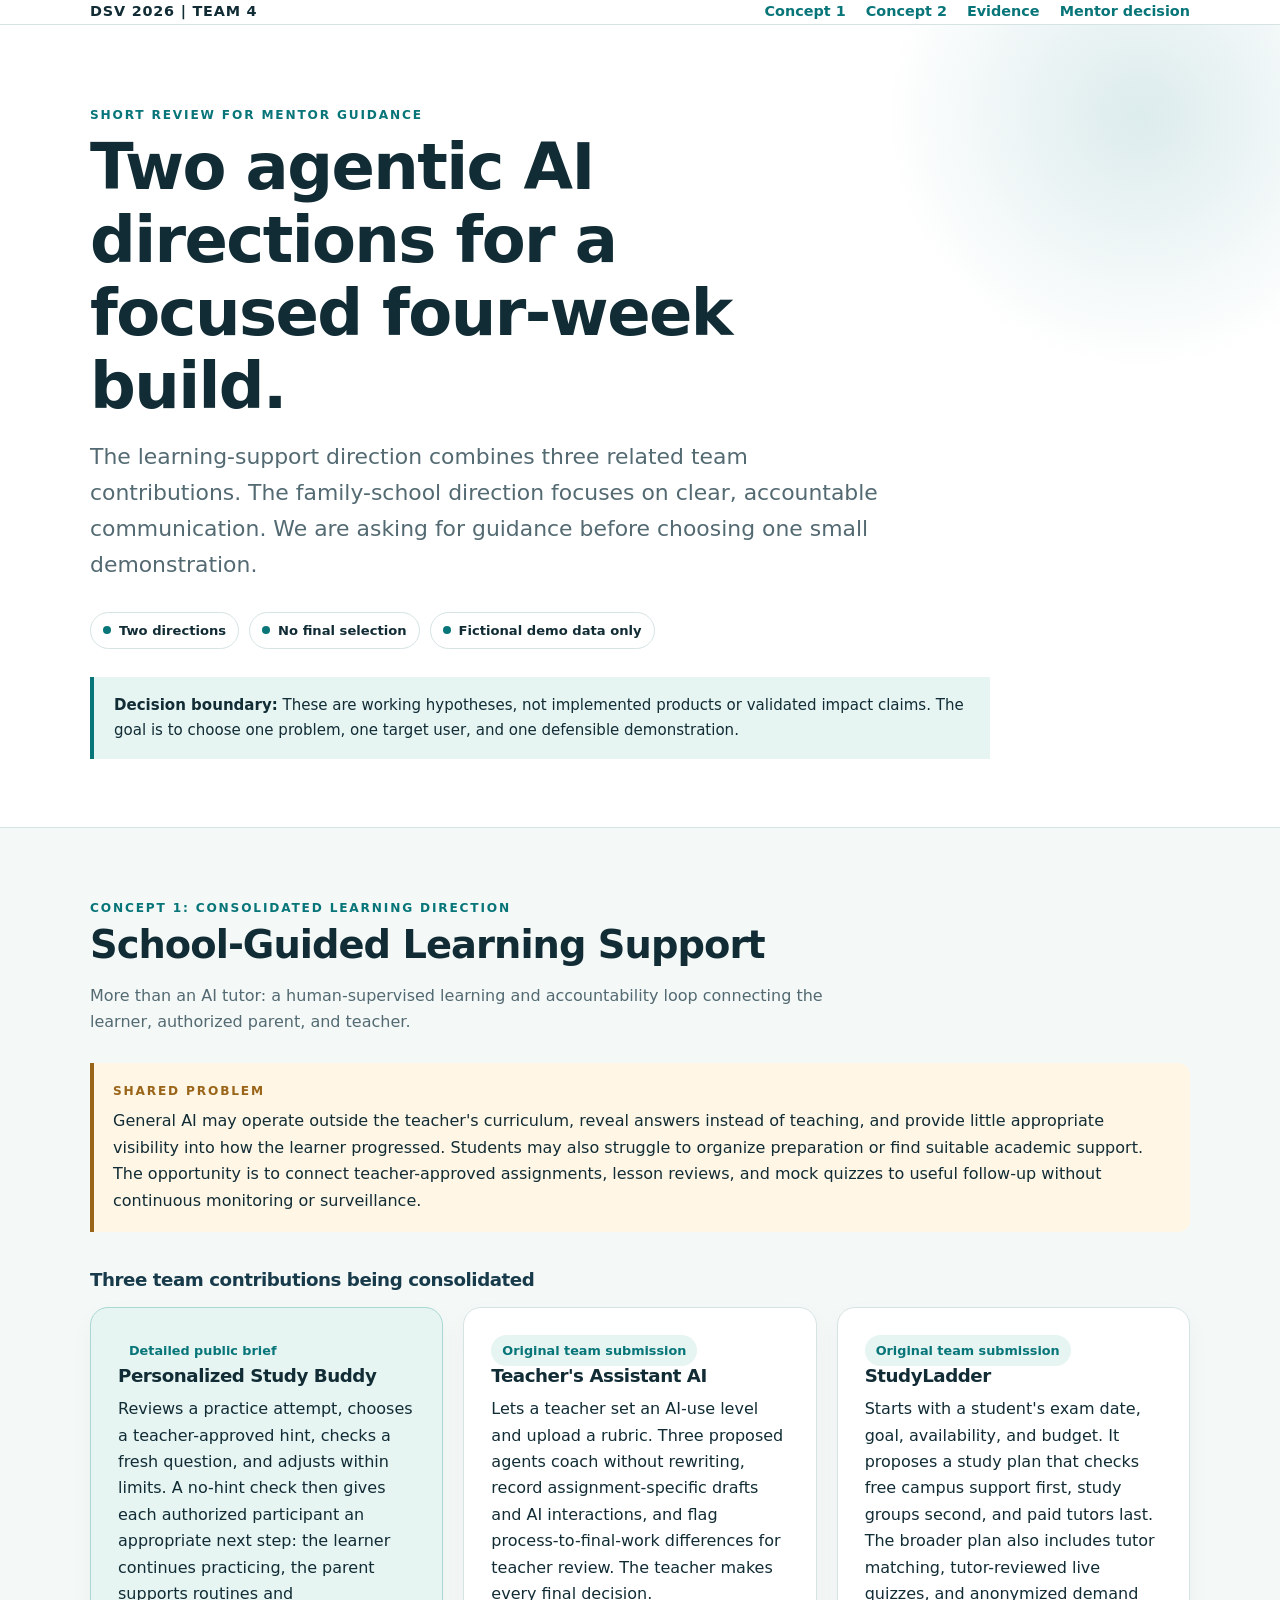
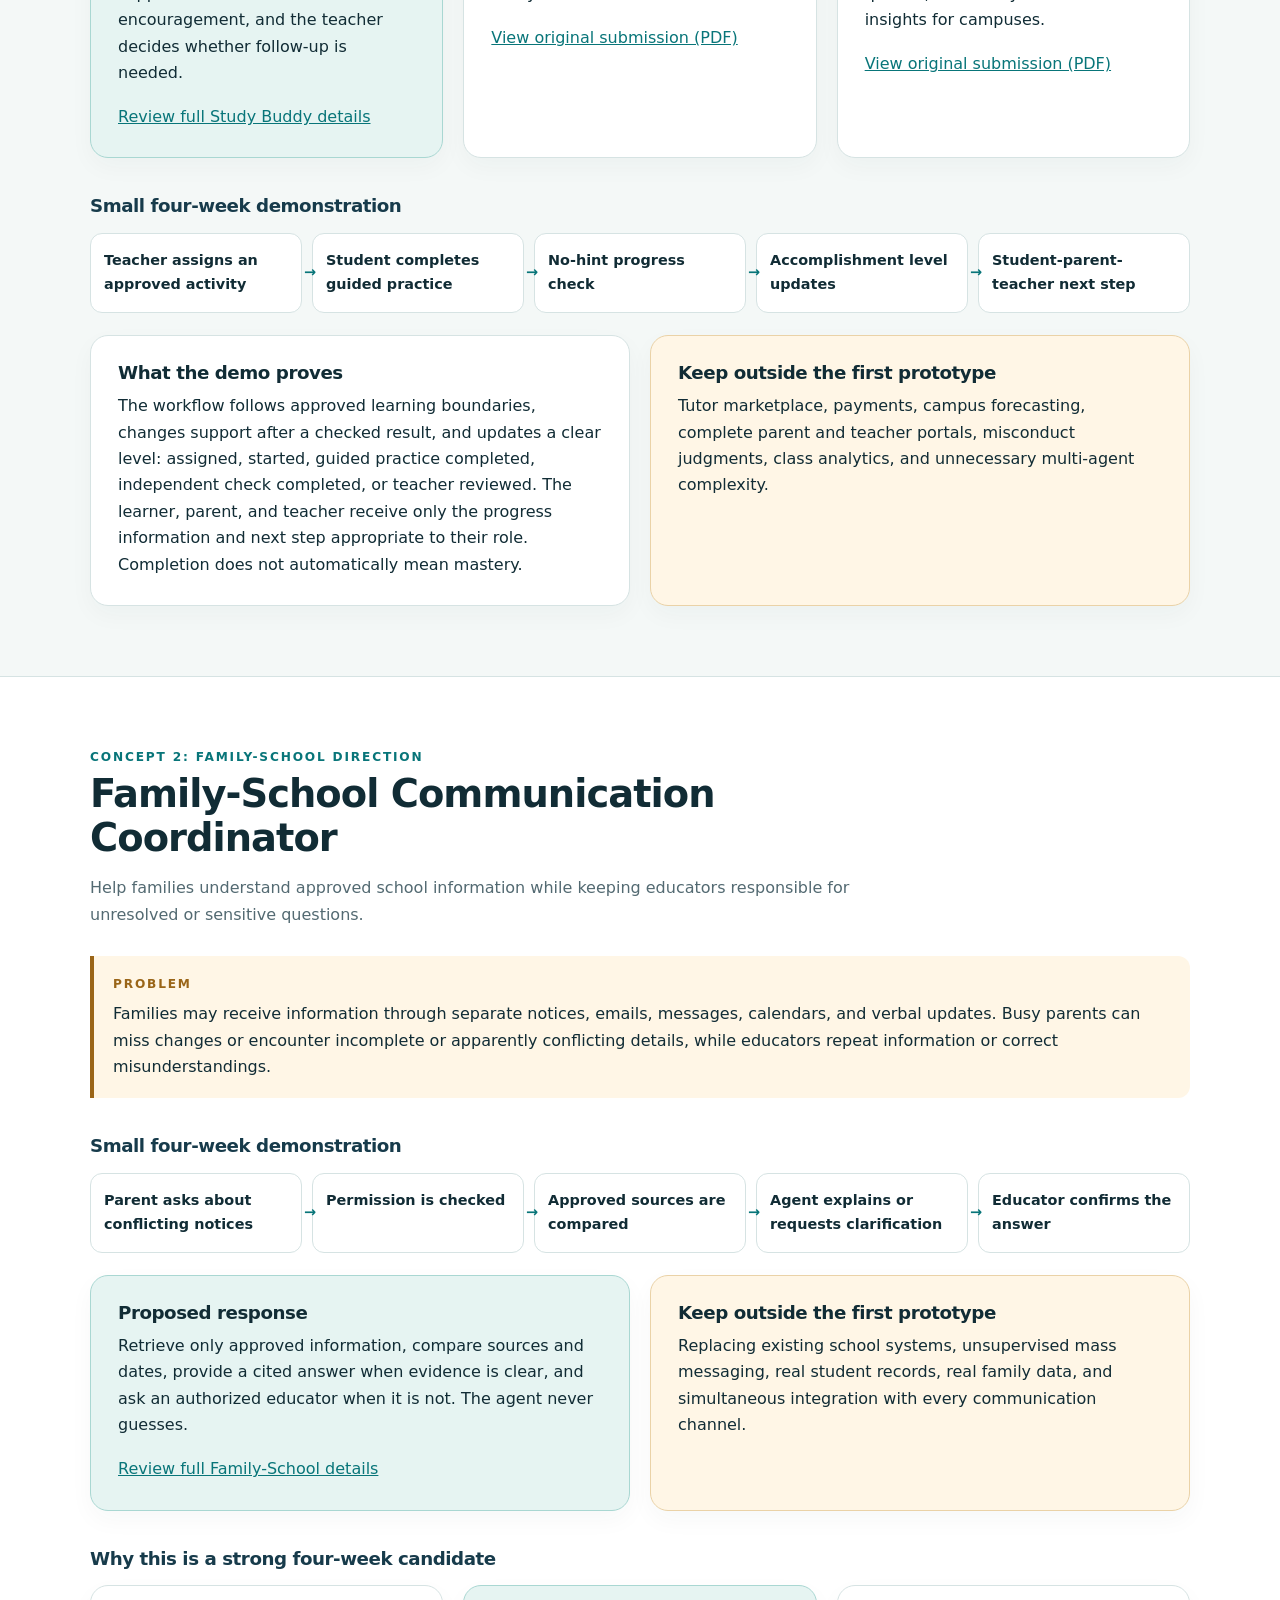
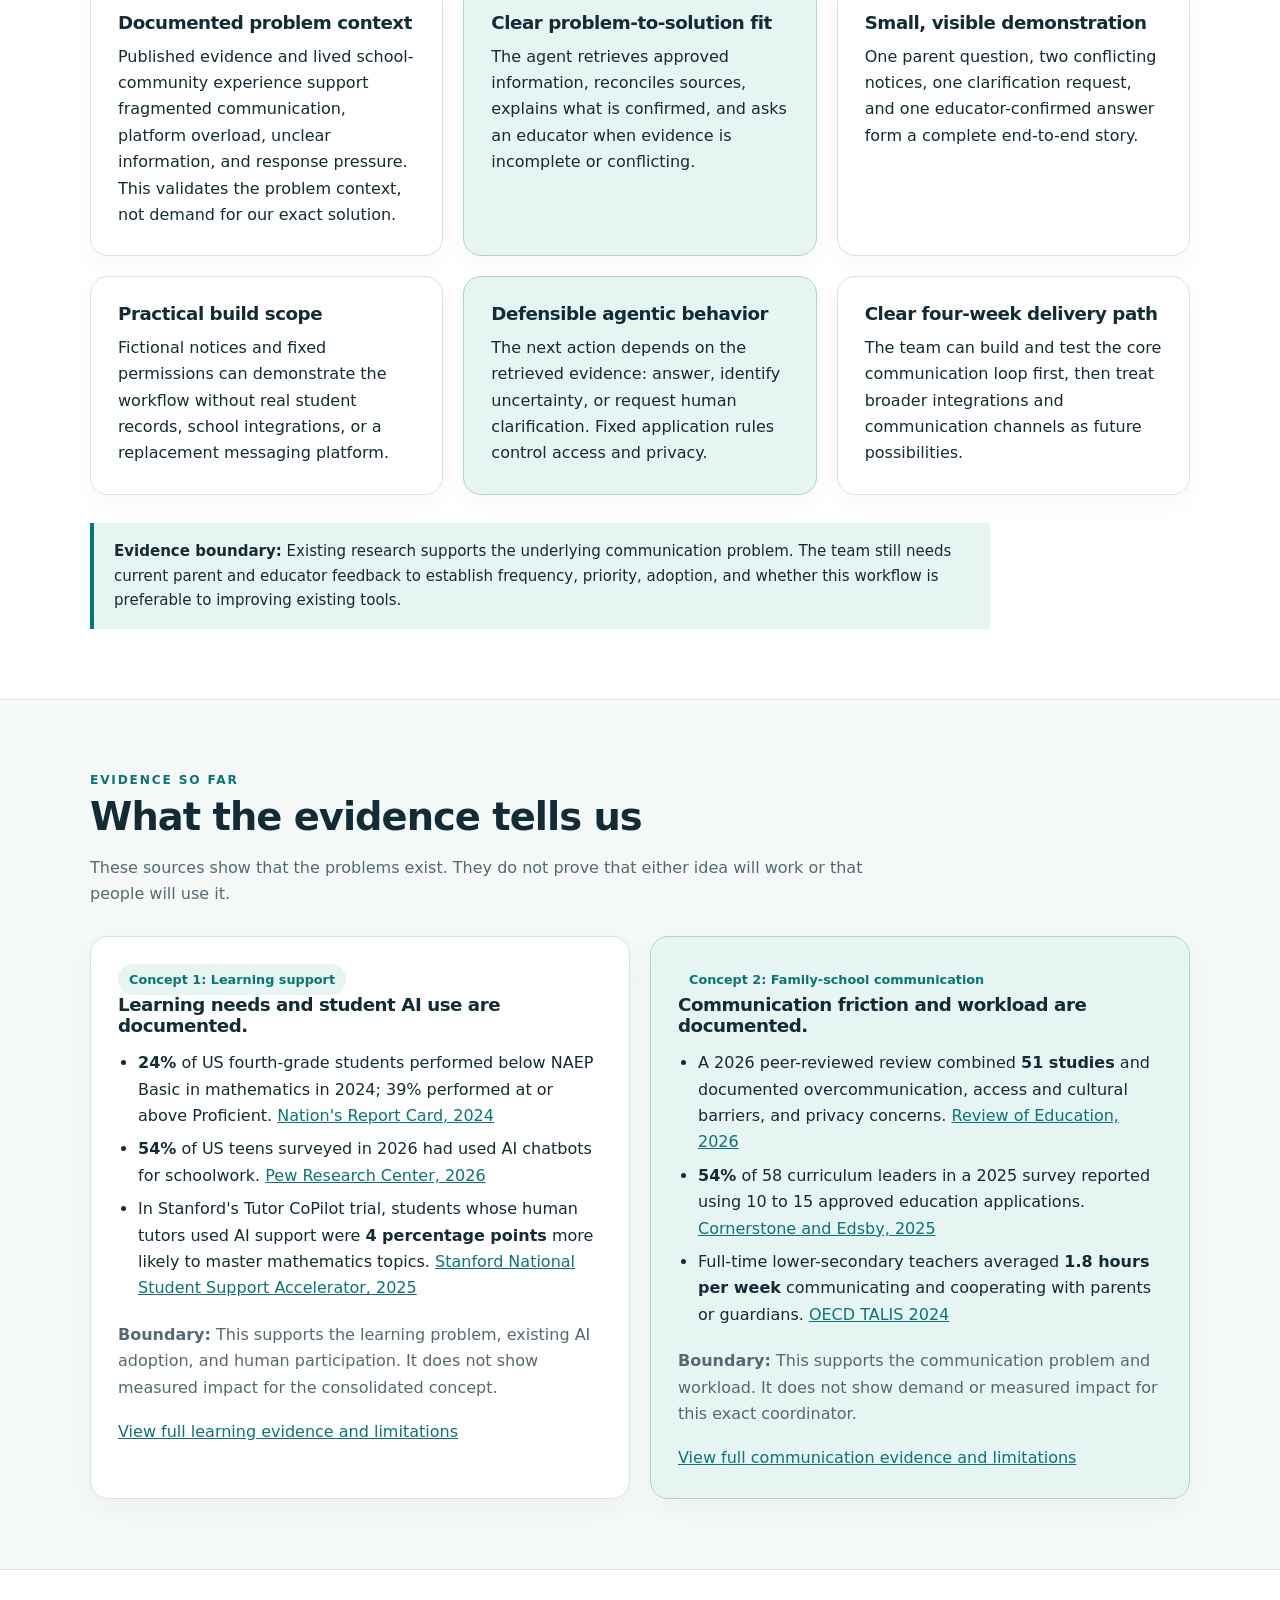
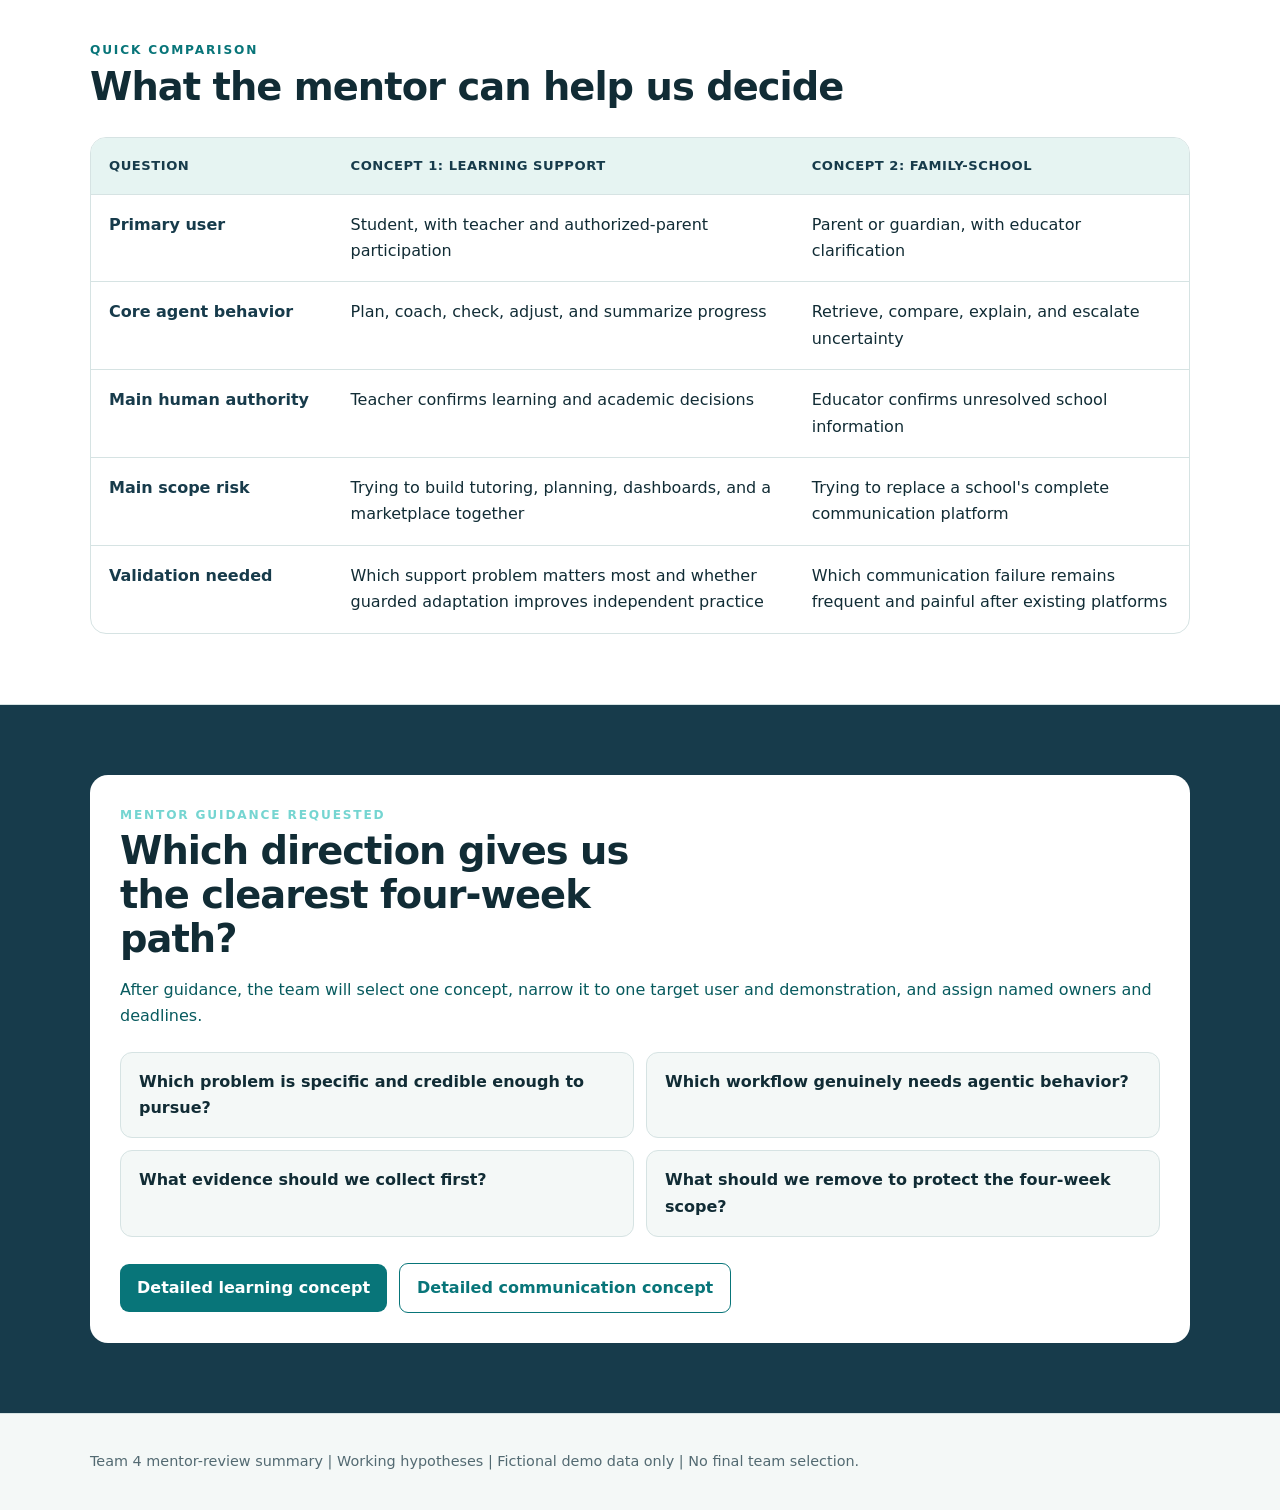
<file: docs/mentor-review.html>
<!doctype html>
<html lang="en">
<head>
  <meta charset="utf-8">
  <meta name="viewport" content="width=device-width,initial-scale=1">
  <meta name="description" content="Short mentor review of two agentic AI directions for DSV 2026 Team 4.">
  <title>Team 4 Mentor Review | DSV 2026</title>
  <link rel="stylesheet" href="assets/style.css?v=20261025">
</head>
<body>
  <header class="site">
    <nav class="wrap" aria-label="Primary navigation">
      <a class="brand" href="index.html">DSV 2026 | Team 4</a>
      <div class="nav-links"><a href="#concept-1">Concept 1</a><a href="#concept-2">Concept 2</a><a href="#evidence">Evidence</a><a href="#decision">Mentor decision</a></div>
    </nav>
  </header>

  <main>
    <section class="hero">
      <div class="wrap">
        <div class="eyebrow">Short review for mentor guidance</div>
        <h1>Two agentic AI directions for a focused four-week build.</h1>
        <p class="lead">The learning-support direction combines three related team contributions. The family-school direction focuses on clear, accountable communication. We are asking for guidance before choosing one small demonstration.</p>
        <div class="status-row"><span class="status">Two directions</span><span class="status">No final selection</span><span class="status">Fictional demo data only</span></div>
        <div class="strip"><strong>Decision boundary:</strong> These are working hypotheses, not implemented products or validated impact claims. The goal is to choose one problem, one target user, and one defensible demonstration.</div>
      </div>
    </section>

    <section class="section" id="concept-1">
      <div class="wrap">
        <div class="section-heading"><div class="eyebrow">Concept 1: Consolidated learning direction</div><h2>School-Guided Learning Support</h2><p class="muted">More than an AI tutor: a human-supervised learning and accountability loop connecting the learner, authorized parent, and teacher.</p></div>
        <div class="concept-problem"><div class="eyebrow">Shared problem</div><p>General AI may operate outside the teacher's curriculum, reveal answers instead of teaching, and provide little appropriate visibility into how the learner progressed. Students may also struggle to organize preparation or find suitable academic support. The opportunity is to connect teacher-approved assignments, lesson reviews, and mock quizzes to useful follow-up without continuous monitoring or surveillance.</p></div>

        <h3 class="subheading">Three team contributions being consolidated</h3>
        <div class="grid three">
          <article class="card highlight"><span class="tag">Detailed public brief</span><h3>Personalized Study Buddy</h3><p>Reviews a practice attempt, chooses a teacher-approved hint, checks a fresh question, and adjusts within limits. A no-hint check then gives each authorized participant an appropriate next step: the learner continues practicing, the parent supports routines and encouragement, and the teacher decides whether follow-up is needed.</p><p><a href="concepts/study-buddy.html">Review full Study Buddy details</a></p></article>
          <article class="card"><span class="tag">Original team submission</span><h3>Teacher's Assistant AI</h3><p>Lets a teacher set an AI-use level and upload a rubric. Three proposed agents coach without rewriting, record assignment-specific drafts and AI interactions, and flag process-to-final-work differences for teacher review. The teacher makes every final decision.</p><p><a href="team-ideas/teachers-assistant-ai.pdf" target="_blank" rel="noopener">View original submission (PDF)</a></p></article>
          <article class="card"><span class="tag">Original team submission</span><h3>StudyLadder</h3><p>Starts with a student's exam date, goal, availability, and budget. It proposes a study plan that checks free campus support first, study groups second, and paid tutors last. The broader plan also includes tutor matching, tutor-reviewed live quizzes, and anonymized demand insights for campuses.</p><p><a href="team-ideas/studyladder-project-plan.pdf" target="_blank" rel="noopener">View original submission (PDF)</a></p></article>
        </div>

        <h3 class="subheading">Small four-week demonstration</h3>
        <div class="flowline" aria-label="Learning support demonstration flow"><div>Teacher assigns an approved activity</div><div>Student completes guided practice</div><div>No-hint progress check</div><div>Accomplishment level updates</div><div>Student-parent-teacher next step</div></div>
        <div class="grid" style="margin-top:22px">
          <div class="card"><h3>What the demo proves</h3><p>The workflow follows approved learning boundaries, changes support after a checked result, and updates a clear level: assigned, started, guided practice completed, independent check completed, or teacher reviewed. The learner, parent, and teacher receive only the progress information and next step appropriate to their role. Completion does not automatically mean mastery.</p></div>
          <div class="card amber"><h3>Keep outside the first prototype</h3><p>Tutor marketplace, payments, campus forecasting, complete parent and teacher portals, misconduct judgments, class analytics, and unnecessary multi-agent complexity.</p></div>
        </div>
      </div>
    </section>

    <section class="section alt" id="concept-2">
      <div class="wrap">
        <div class="section-heading"><div class="eyebrow">Concept 2: Family-school direction</div><h2>Family-School Communication Coordinator</h2><p class="muted">Help families understand approved school information while keeping educators responsible for unresolved or sensitive questions.</p></div>
        <div class="concept-problem"><div class="eyebrow">Problem</div><p>Families may receive information through separate notices, emails, messages, calendars, and verbal updates. Busy parents can miss changes or encounter incomplete or apparently conflicting details, while educators repeat information or correct misunderstandings.</p></div>
        <h3 class="subheading">Small four-week demonstration</h3>
        <div class="flowline" aria-label="Family-school communication demonstration flow"><div>Parent asks about conflicting notices</div><div>Permission is checked</div><div>Approved sources are compared</div><div>Agent explains or requests clarification</div><div>Educator confirms the answer</div></div>
        <div class="grid" style="margin-top:22px">
          <div class="card highlight"><h3>Proposed response</h3><p>Retrieve only approved information, compare sources and dates, provide a cited answer when evidence is clear, and ask an authorized educator when it is not. The agent never guesses.</p><p><a href="concepts/family-school.html">Review full Family-School details</a></p></div>
          <div class="card amber"><h3>Keep outside the first prototype</h3><p>Replacing existing school systems, unsupervised mass messaging, real student records, real family data, and simultaneous integration with every communication channel.</p></div>
        </div>
        <h3 class="subheading">Why this is a strong four-week candidate</h3>
        <div class="grid three">
          <div class="card"><h3>Documented problem context</h3><p>Published evidence and lived school-community experience support fragmented communication, platform overload, unclear information, and response pressure. This validates the problem context, not demand for our exact solution.</p></div>
          <div class="card highlight"><h3>Clear problem-to-solution fit</h3><p>The agent retrieves approved information, reconciles sources, explains what is confirmed, and asks an educator when evidence is incomplete or conflicting.</p></div>
          <div class="card"><h3>Small, visible demonstration</h3><p>One parent question, two conflicting notices, one clarification request, and one educator-confirmed answer form a complete end-to-end story.</p></div>
          <div class="card"><h3>Practical build scope</h3><p>Fictional notices and fixed permissions can demonstrate the workflow without real student records, school integrations, or a replacement messaging platform.</p></div>
          <div class="card highlight"><h3>Defensible agentic behavior</h3><p>The next action depends on the retrieved evidence: answer, identify uncertainty, or request human clarification. Fixed application rules control access and privacy.</p></div>
          <div class="card"><h3>Clear four-week delivery path</h3><p>The team can build and test the core communication loop first, then treat broader integrations and communication channels as future possibilities.</p></div>
        </div>
        <div class="strip"><strong>Evidence boundary:</strong> Existing research supports the underlying communication problem. The team still needs current parent and educator feedback to establish frequency, priority, adoption, and whether this workflow is preferable to improving existing tools.</div>
      </div>
    </section>

    <section class="section" id="evidence">
      <div class="wrap">
        <div class="section-heading"><div class="eyebrow">Evidence so far</div><h2>What the evidence tells us</h2><p class="muted">These sources show that the problems exist. They do not prove that either idea will work or that people will use it.</p></div>
        <div class="grid">
          <article class="card">
            <span class="tag">Concept 1: Learning support</span>
            <h3>Learning needs and student AI use are documented.</h3>
            <ul class="compact-list">
              <li><strong>24%</strong> of US fourth-grade students performed below NAEP Basic in mathematics in 2024; 39% performed at or above Proficient. <a href="https://www.nationsreportcard.gov/reports/mathematics/2024/g4_8/?grade=4" target="_blank" rel="noopener">Nation's Report Card, 2024</a></li>
              <li><strong>54%</strong> of US teens surveyed in 2026 had used AI chatbots for schoolwork. <a href="https://www.pewresearch.org/internet/2026/02/24/how-teens-use-and-view-ai/" target="_blank" rel="noopener">Pew Research Center, 2026</a></li>
              <li>In Stanford's Tutor CoPilot trial, students whose human tutors used AI support were <strong>4 percentage points</strong> more likely to master mathematics topics. <a href="https://nssa.stanford.edu/studies/tutor-copilot-human-ai-approach-scaling-real-time-expertise" target="_blank" rel="noopener">Stanford National Student Support Accelerator, 2025</a></li>
            </ul>
            <p class="muted"><strong>Boundary:</strong> This supports the learning problem, existing AI adoption, and human participation. It does not show measured impact for the consolidated concept.</p>
            <p><a href="concepts/study-buddy.html#validation">View full learning evidence and limitations</a></p>
          </article>
          <article class="card highlight">
            <span class="tag">Concept 2: Family-school communication</span>
            <h3>Communication friction and workload are documented.</h3>
            <ul class="compact-list">
              <li>A 2026 peer-reviewed review combined <strong>51 studies</strong> and documented overcommunication, access and cultural barriers, and privacy concerns. <a href="https://doi.org/10.1002/rev3.70137" target="_blank" rel="noopener">Review of Education, 2026</a></li>
              <li><strong>54%</strong> of 58 curriculum leaders in a 2025 survey reported using 10 to 15 approved education applications. <a href="https://cornerstonepr.net/wp-content/uploads/2025/03/AppOverloadReport_bg.pdf.pdf" target="_blank" rel="noopener">Cornerstone and Edsby, 2025</a></li>
              <li>Full-time lower-secondary teachers averaged <strong>1.8 hours per week</strong> communicating and cooperating with parents or guardians. <a href="https://www.oecd.org/en/publications/results-from-talis-2024_90df6235-en/full-report/professional-relationships-in-school-communities_b6ddef33.html" target="_blank" rel="noopener">OECD TALIS 2024</a></li>
            </ul>
            <p class="muted"><strong>Boundary:</strong> This supports the communication problem and workload. It does not show demand or measured impact for this exact coordinator.</p>
            <p><a href="concepts/family-school.html#validation">View full communication evidence and limitations</a></p>
          </article>
        </div>
      </div>
    </section>

    <section class="section alt" id="comparison">
      <div class="wrap">
        <div class="section-heading"><div class="eyebrow">Quick comparison</div><h2>What the mentor can help us decide</h2></div>
        <div class="criteria-wrap"><table class="criteria"><thead><tr><th>Question</th><th>Concept 1: Learning support</th><th>Concept 2: Family-school</th></tr></thead><tbody>
          <tr><td>Primary user</td><td>Student, with teacher and authorized-parent participation</td><td>Parent or guardian, with educator clarification</td></tr>
          <tr><td>Core agent behavior</td><td>Plan, coach, check, adjust, and summarize progress</td><td>Retrieve, compare, explain, and escalate uncertainty</td></tr>
          <tr><td>Main human authority</td><td>Teacher confirms learning and academic decisions</td><td>Educator confirms unresolved school information</td></tr>
          <tr><td>Main scope risk</td><td>Trying to build tutoring, planning, dashboards, and a marketplace together</td><td>Trying to replace a school's complete communication platform</td></tr>
          <tr><td>Validation needed</td><td>Which support problem matters most and whether guarded adaptation improves independent practice</td><td>Which communication failure remains frequent and painful after existing platforms</td></tr>
        </tbody></table></div>
      </div>
    </section>

    <section class="section dark" id="decision">
      <div class="wrap"><div class="decision-box"><div class="eyebrow">Mentor guidance requested</div><h2>Which direction gives us the clearest four-week path?</h2><p class="muted">After guidance, the team will select one concept, narrow it to one target user and demonstration, and assign named owners and deadlines.</p><div class="questions"><div class="question">Which problem is specific and credible enough to pursue?</div><div class="question">Which workflow genuinely needs agentic behavior?</div><div class="question">What evidence should we collect first?</div><div class="question">What should we remove to protect the four-week scope?</div></div><div class="actions"><a class="button" href="concepts/study-buddy.html">Detailed learning concept</a><a class="button secondary" href="concepts/family-school.html">Detailed communication concept</a></div></div></div>
    </section>
  </main>

  <footer><div class="wrap">Team 4 mentor-review summary | Working hypotheses | Fictional demo data only | No final team selection.</div></footer>
</body>
</html>
</file>
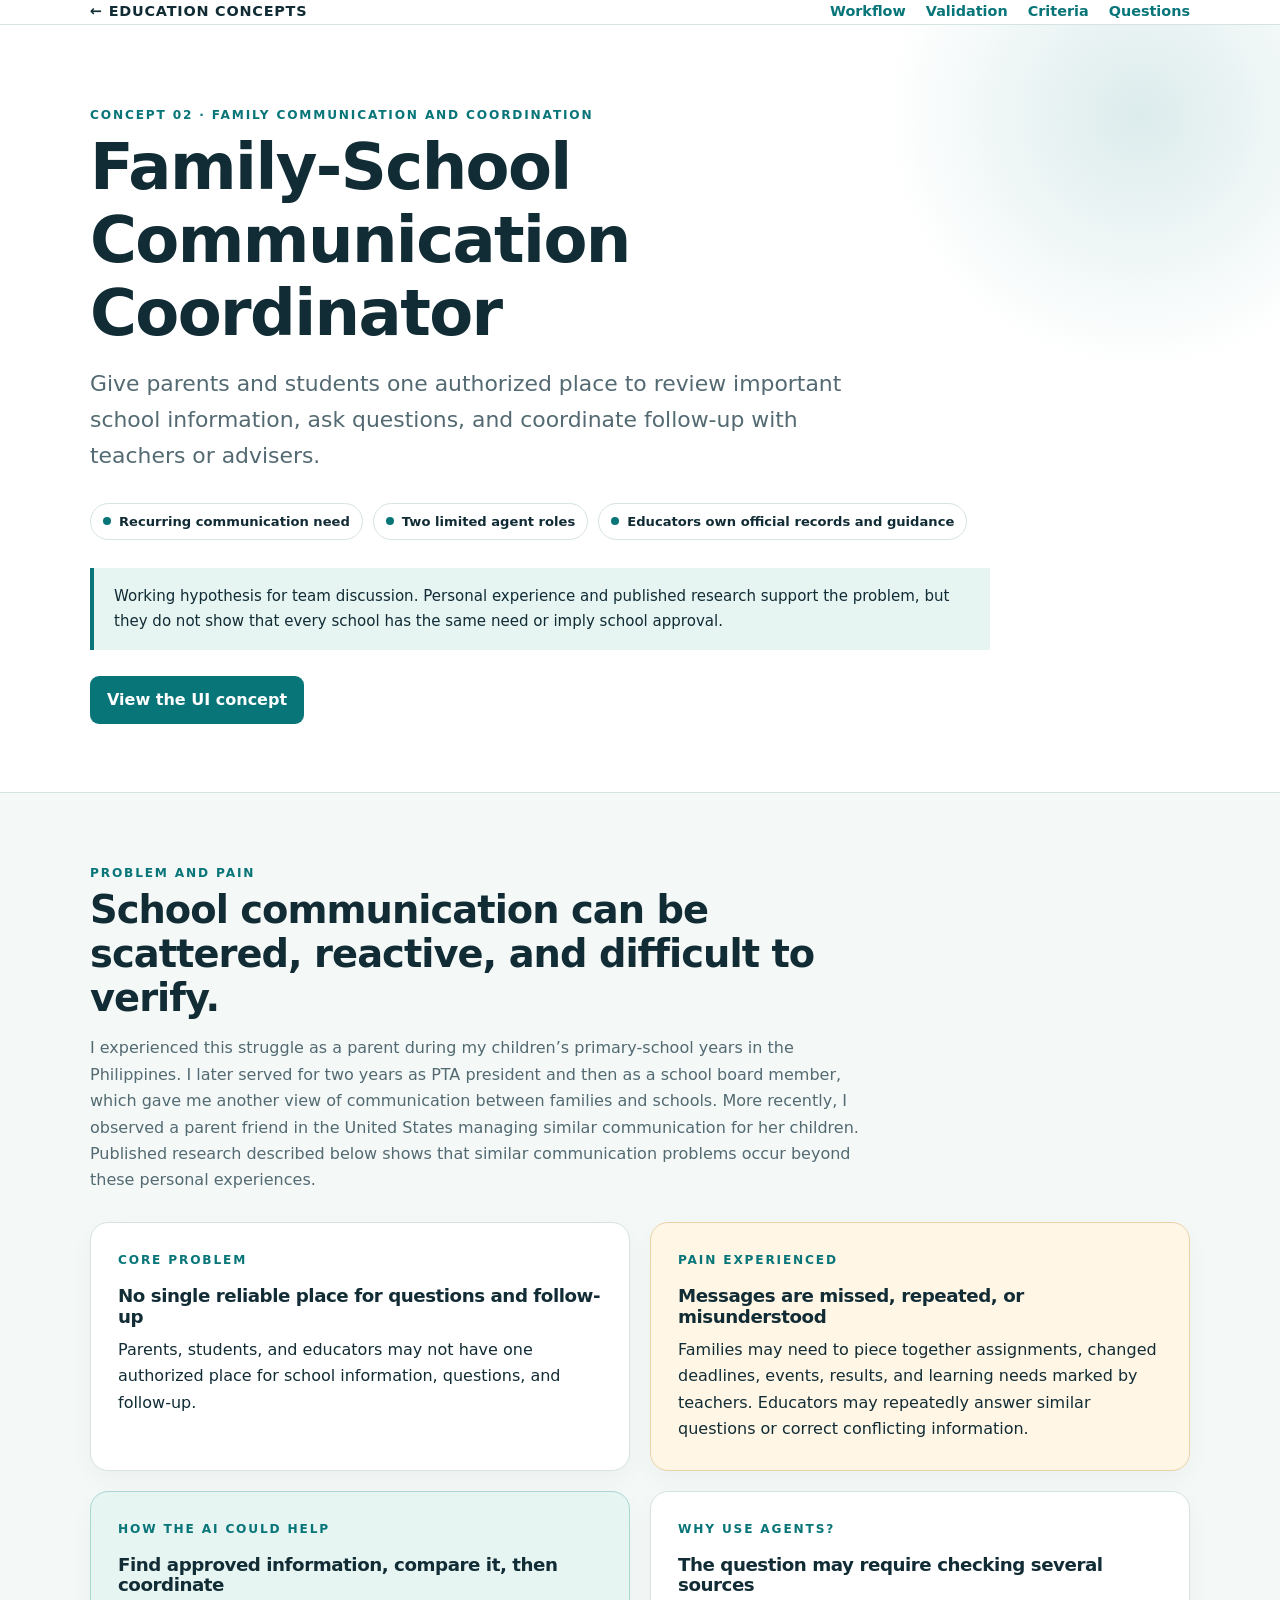
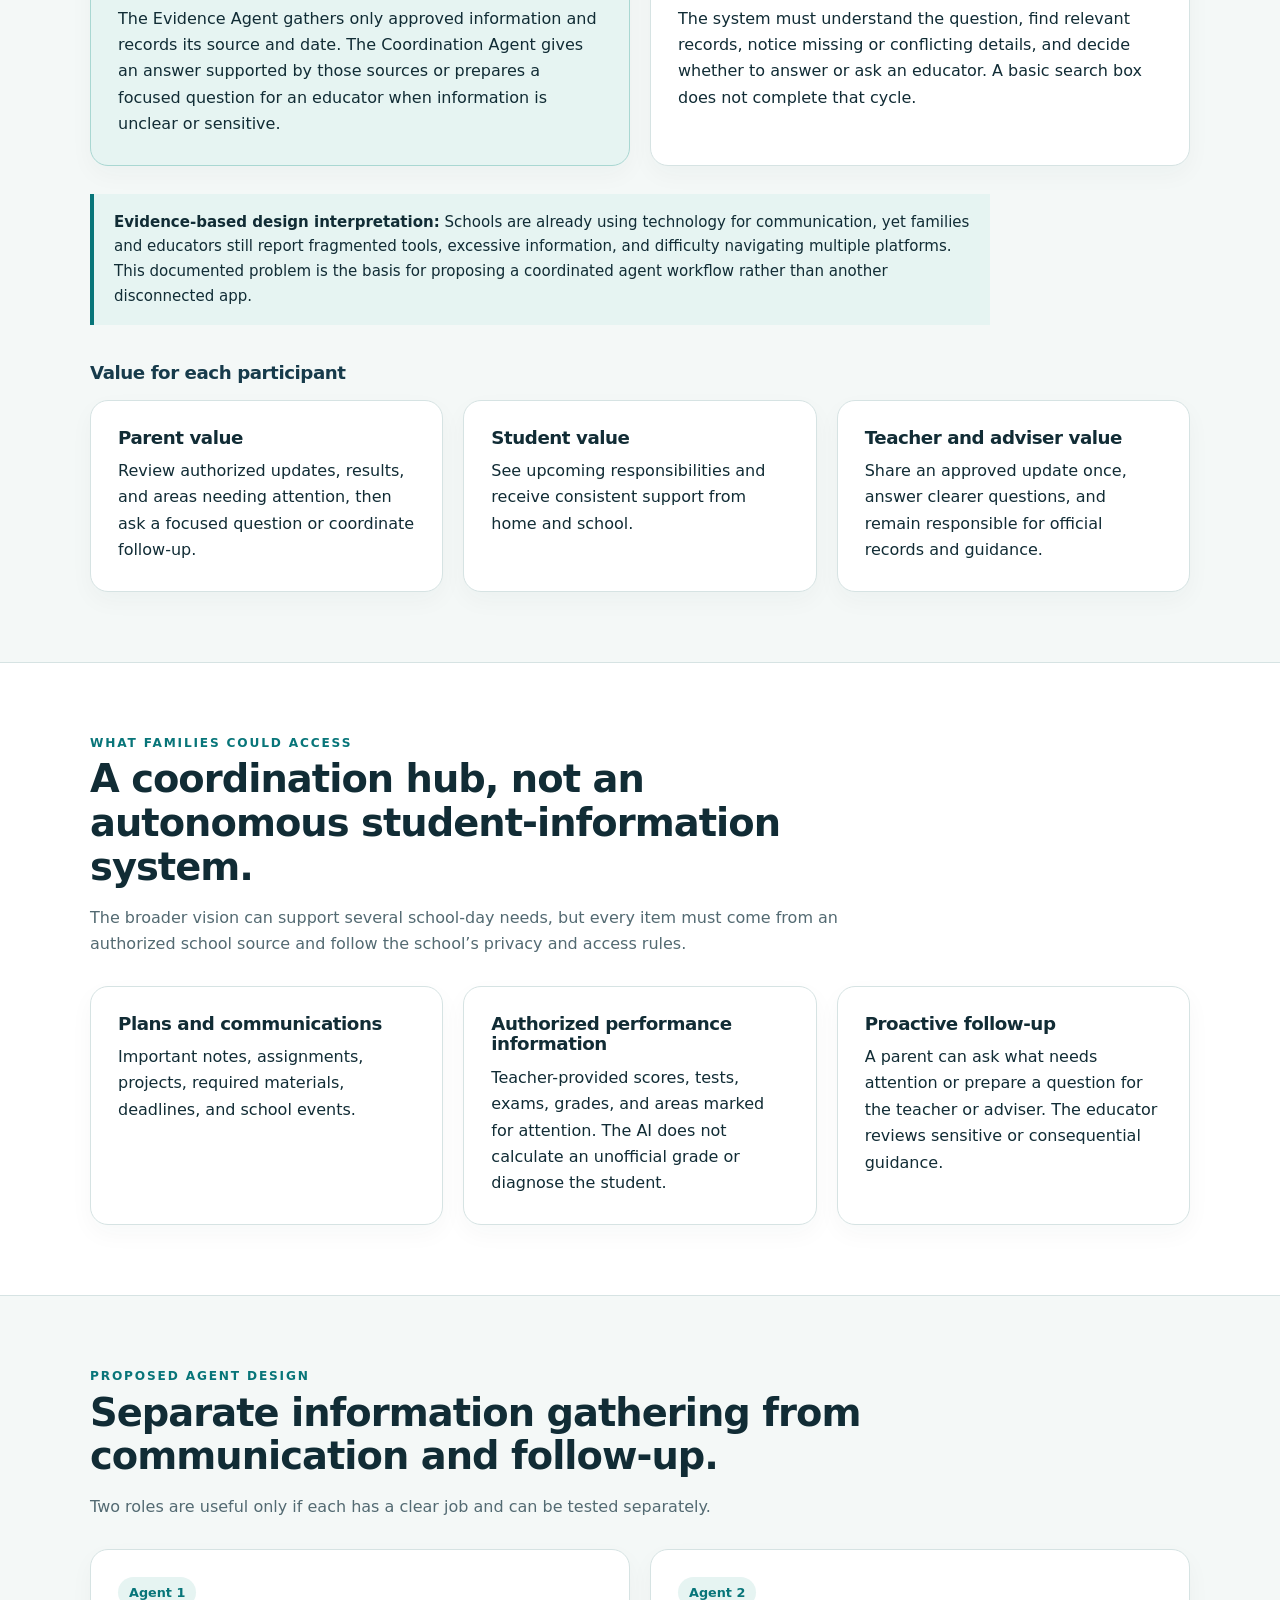
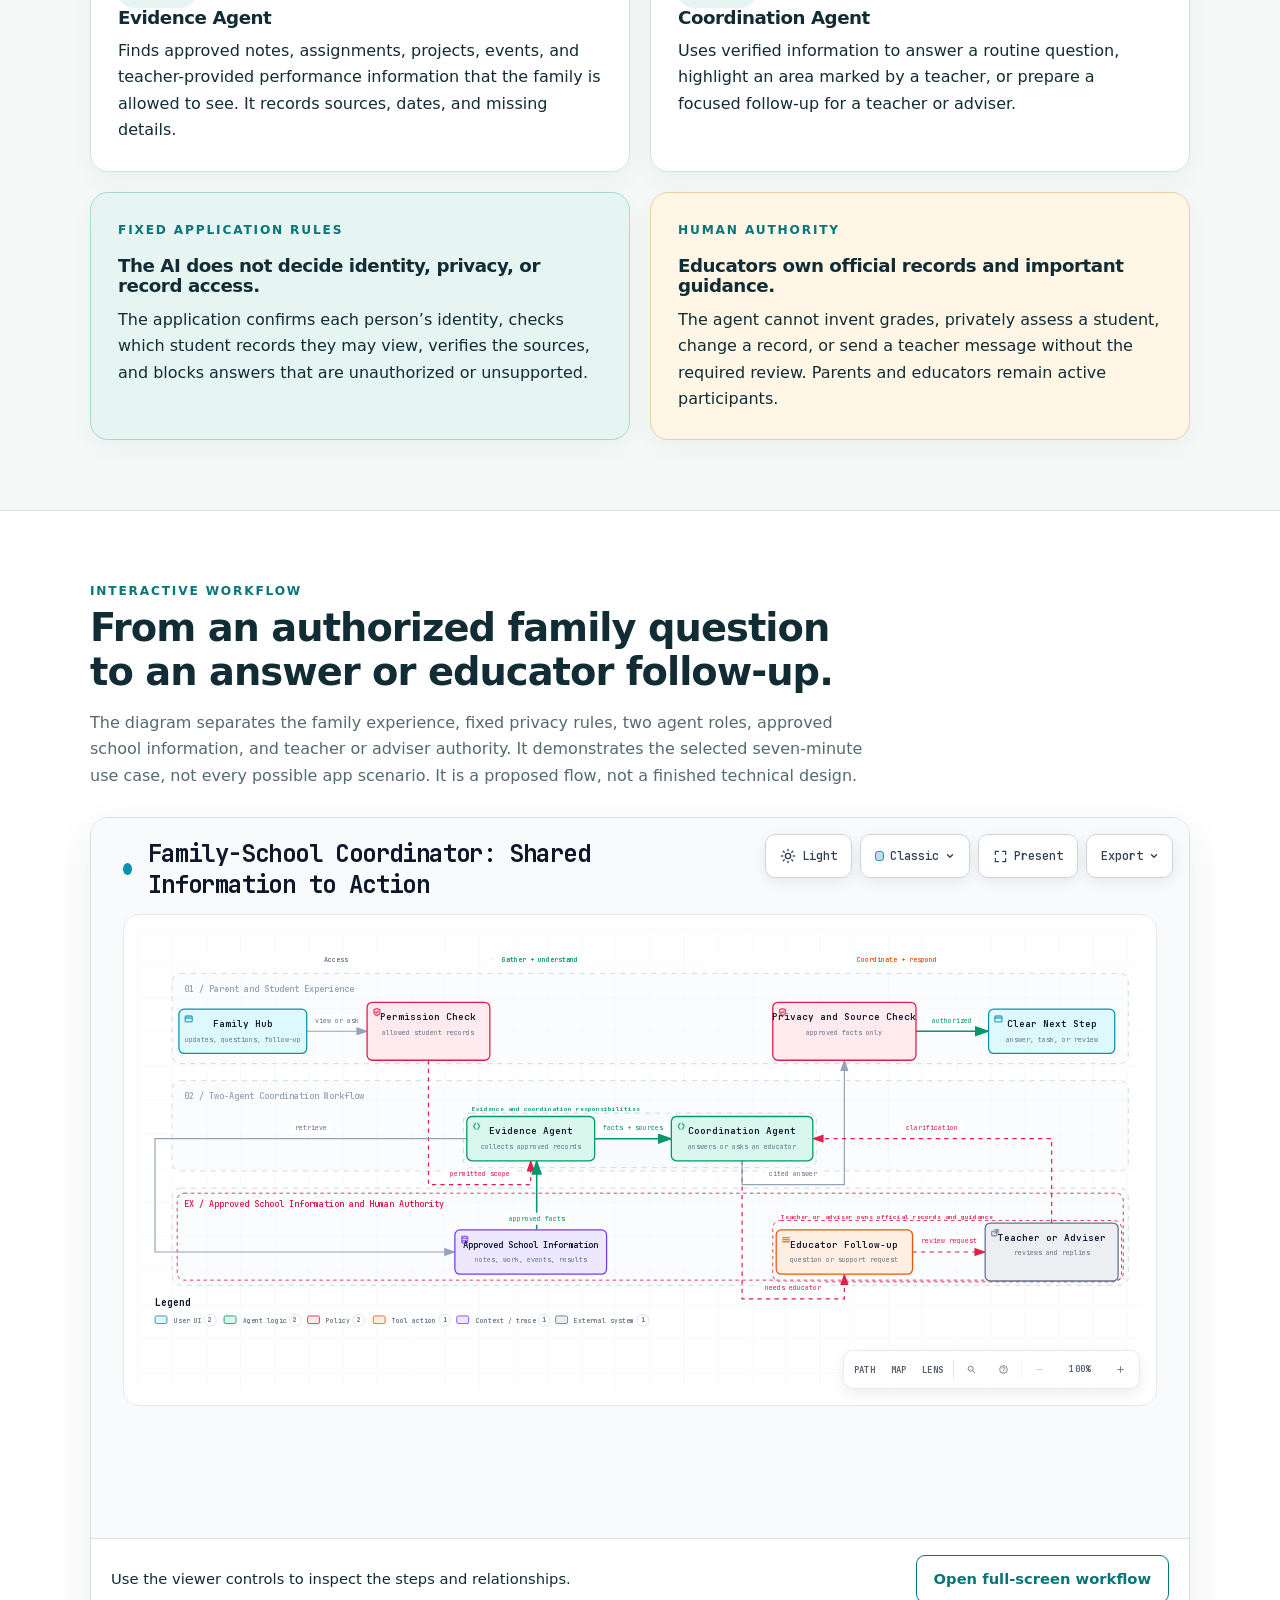
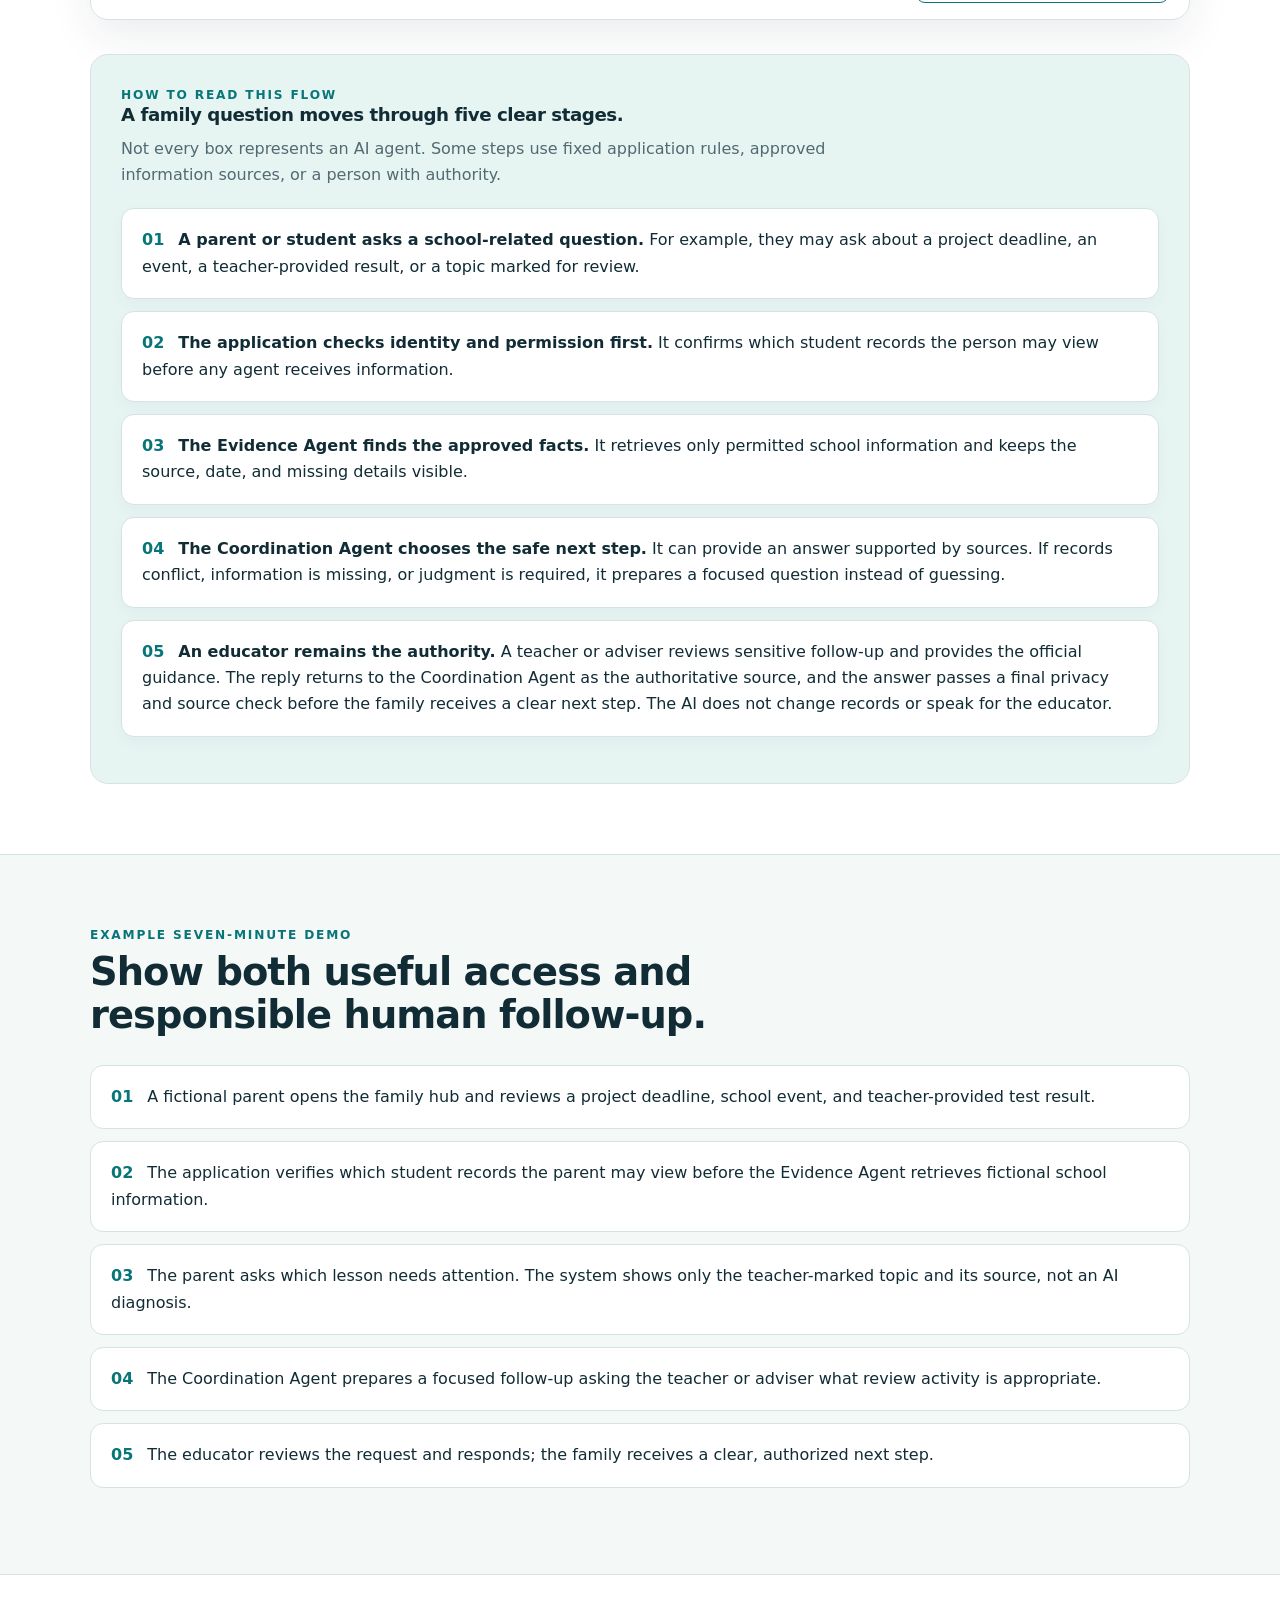
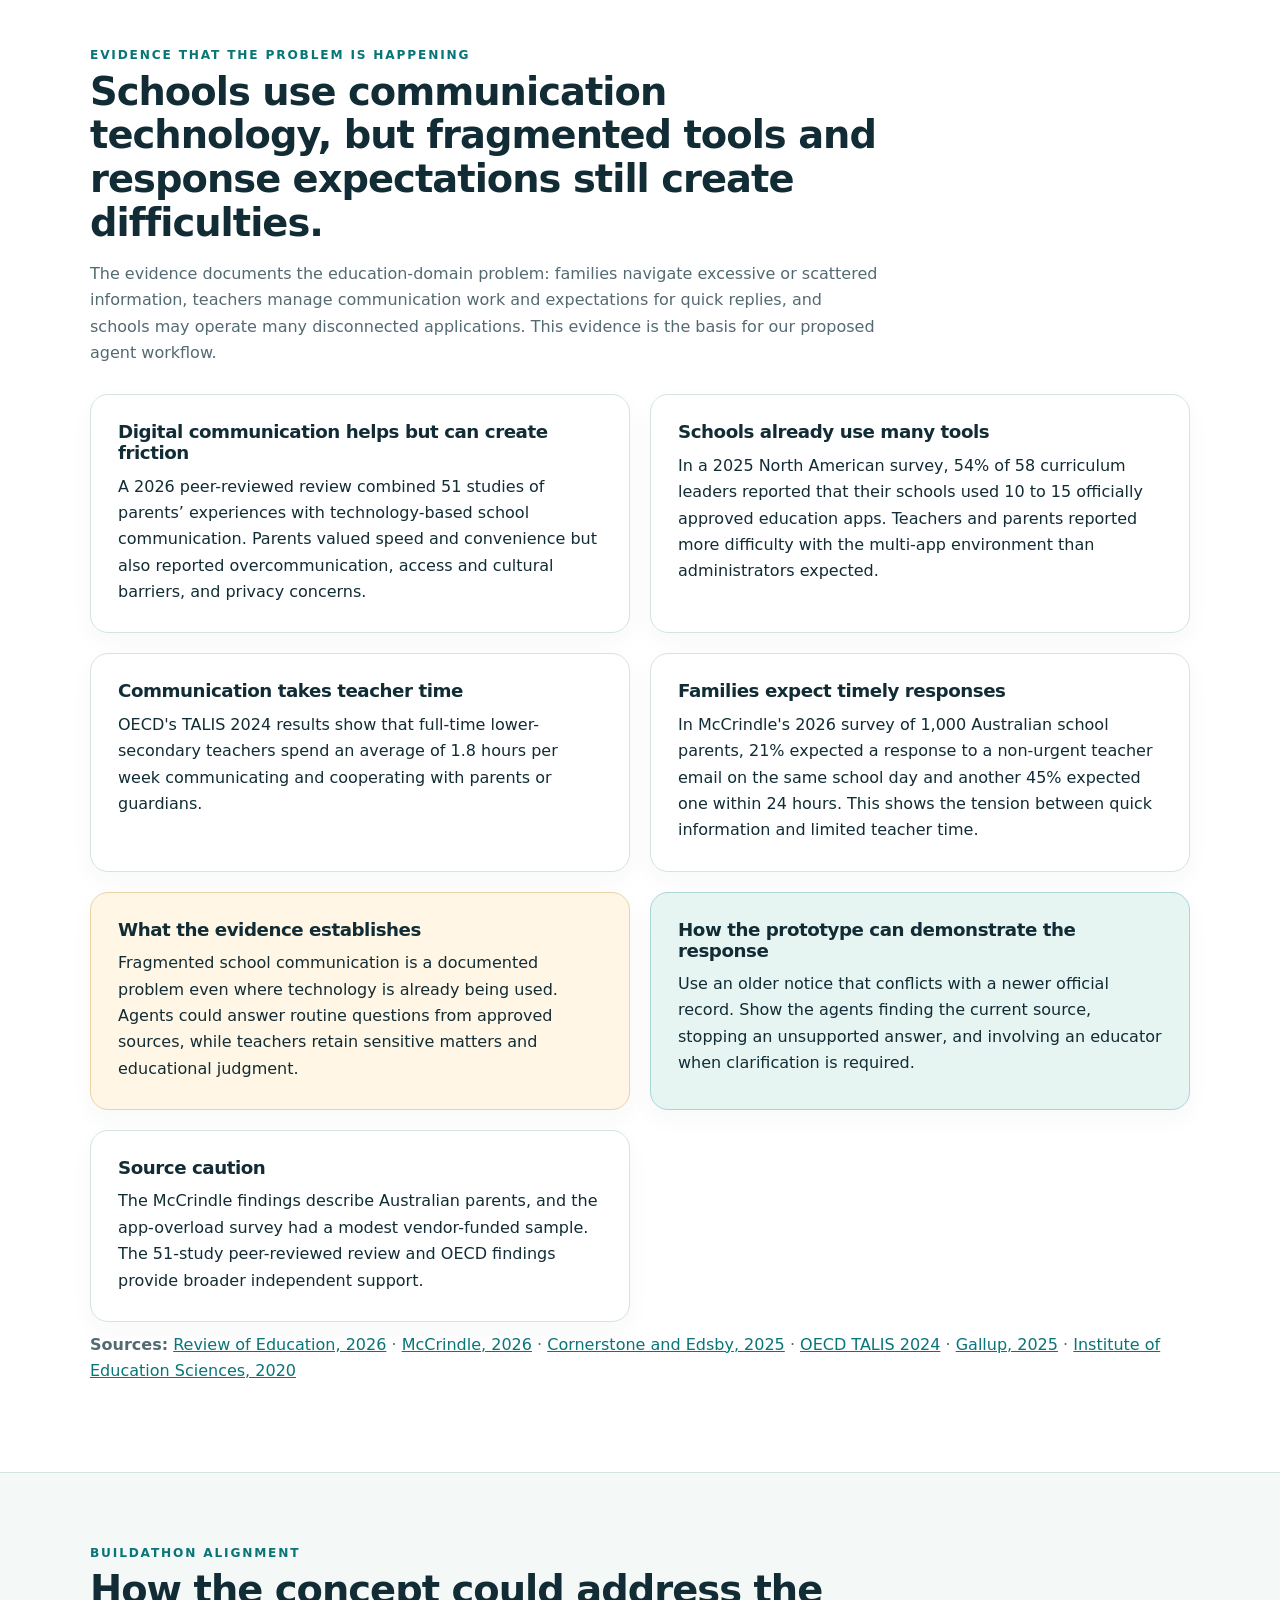
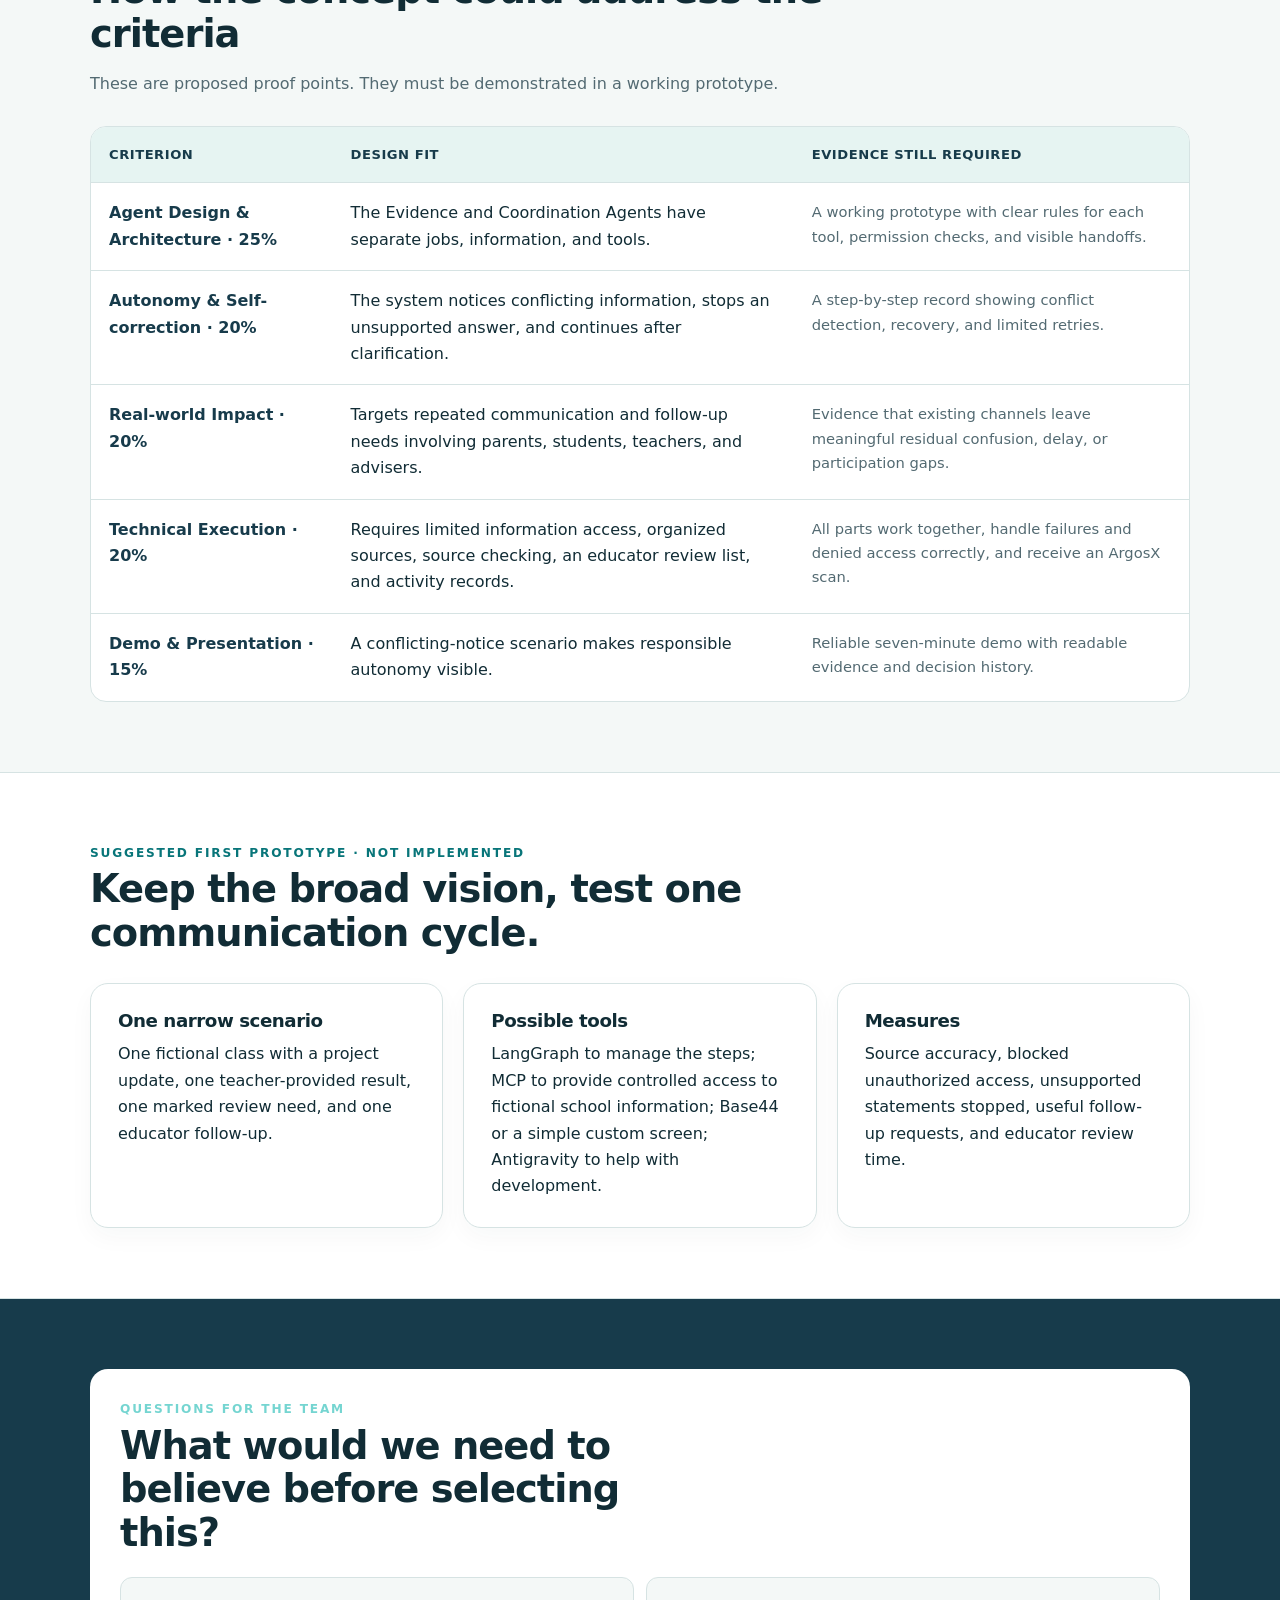
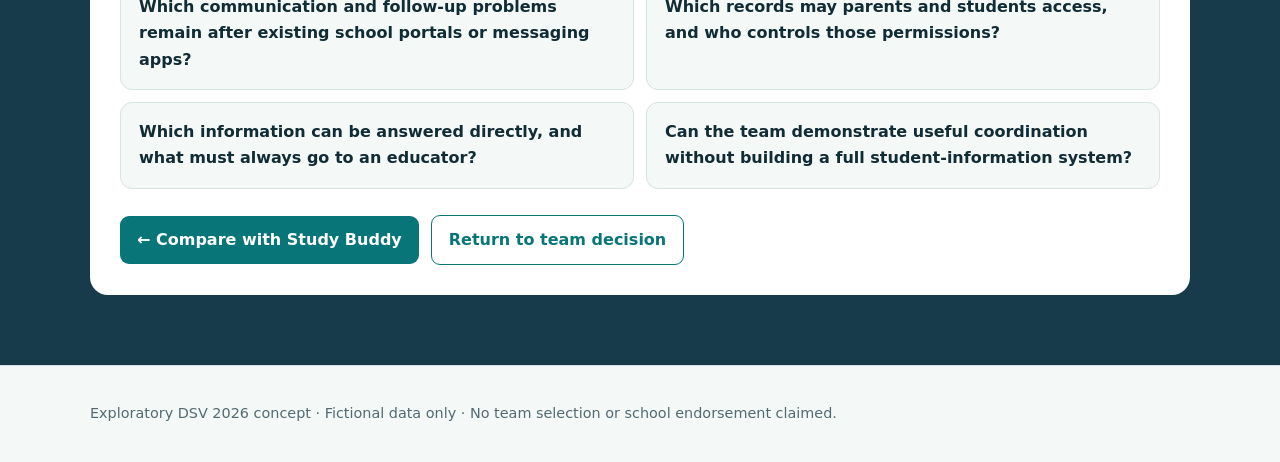
<file: docs/concepts/family-school.html>
<!doctype html>
<html lang="en">
<head>
  <meta charset="utf-8"><meta name="viewport" content="width=device-width,initial-scale=1">
  <meta name="description" content="Family-School Communication Coordinator concept for DSV 2026 team consideration.">
  <title>Family-School Coordinator · DSV 2026</title><link rel="stylesheet" href="../assets/style.css?v=20261023">
</head>
<body>
  <header class="site"><nav class="wrap"><a class="brand" href="../index.html">← Education concepts</a><div class="nav-links"><a href="#workflow">Workflow</a><a href="#validation">Validation</a><a href="#criteria">Criteria</a><a href="#questions">Questions</a></div></nav></header>
  <main>
    <section class="hero"><div class="wrap"><div class="eyebrow">Concept 02 · Family communication and coordination</div><h1>Family-School Communication Coordinator</h1><p class="lead">Give parents and students one authorized place to review important school information, ask questions, and coordinate follow-up with teachers or advisers.</p><div class="status-row"><span class="status">Recurring communication need</span><span class="status">Two limited agent roles</span><span class="status">Educators own official records and guidance</span></div><div class="strip">Working hypothesis for team discussion. Personal experience and published research support the problem, but they do not show that every school has the same need or imply school approval.</div><div class="actions"><a class="button" href="../ui-designs/index.html#family-school">View the UI concept</a></div></div></section>

    <section class="section"><div class="wrap"><div class="section-heading"><div class="eyebrow">Problem and pain</div><h2>School communication can be scattered, reactive, and difficult to verify.</h2><p class="muted">I experienced this struggle as a parent during my children’s primary-school years in the Philippines. I later served for two years as PTA president and then as a school board member, which gave me another view of communication between families and schools. More recently, I observed a parent friend in the United States managing similar communication for her children. Published research described below shows that similar communication problems occur beyond these personal experiences.</p></div><div class="grid problem-map"><div class="card"><div class="eyebrow">Core problem</div><h3>No single reliable place for questions and follow-up</h3><p>Parents, students, and educators may not have one authorized place for school information, questions, and follow-up.</p></div><div class="card amber"><div class="eyebrow">Pain experienced</div><h3>Messages are missed, repeated, or misunderstood</h3><p>Families may need to piece together assignments, changed deadlines, events, results, and learning needs marked by teachers. Educators may repeatedly answer similar questions or correct conflicting information.</p></div><div class="card highlight"><div class="eyebrow">How the AI could help</div><h3>Find approved information, compare it, then coordinate</h3><p>The Evidence Agent gathers only approved information and records its source and date. The Coordination Agent gives an answer supported by those sources or prepares a focused question for an educator when information is unclear or sensitive.</p></div><div class="card"><div class="eyebrow">Why use agents?</div><h3>The question may require checking several sources</h3><p>The system must understand the question, find relevant records, notice missing or conflicting details, and decide whether to answer or ask an educator. A basic search box does not complete that cycle.</p></div></div><div class="strip"><strong>Evidence-based design interpretation:</strong> Schools are already using technology for communication, yet families and educators still report fragmented tools, excessive information, and difficulty navigating multiple platforms. This documented problem is the basis for proposing a coordinated agent workflow rather than another disconnected app.</div><h3 class="subheading">Value for each participant</h3><div class="grid three"><div class="card"><h3>Parent value</h3><p>Review authorized updates, results, and areas needing attention, then ask a focused question or coordinate follow-up.</p></div><div class="card"><h3>Student value</h3><p>See upcoming responsibilities and receive consistent support from home and school.</p></div><div class="card"><h3>Teacher and adviser value</h3><p>Share an approved update once, answer clearer questions, and remain responsible for official records and guidance.</p></div></div></div></section>

    <section class="section alt"><div class="wrap"><div class="section-heading"><div class="eyebrow">What families could access</div><h2>A coordination hub, not an autonomous student-information system.</h2><p class="muted">The broader vision can support several school-day needs, but every item must come from an authorized school source and follow the school’s privacy and access rules.</p></div><div class="grid three"><div class="card"><h3>Plans and communications</h3><p>Important notes, assignments, projects, required materials, deadlines, and school events.</p></div><div class="card"><h3>Authorized performance information</h3><p>Teacher-provided scores, tests, exams, grades, and areas marked for attention. The AI does not calculate an unofficial grade or diagnose the student.</p></div><div class="card"><h3>Proactive follow-up</h3><p>A parent can ask what needs attention or prepare a question for the teacher or adviser. The educator reviews sensitive or consequential guidance.</p></div></div></div></section>

    <section class="section"><div class="wrap"><div class="section-heading"><div class="eyebrow">Proposed agent design</div><h2>Separate information gathering from communication and follow-up.</h2><p class="muted">Two roles are useful only if each has a clear job and can be tested separately.</p></div><div class="grid"><div class="card"><span class="tag">Agent 1</span><h3>Evidence Agent</h3><p>Finds approved notes, assignments, projects, events, and teacher-provided performance information that the family is allowed to see. It records sources, dates, and missing details.</p></div><div class="card"><span class="tag">Agent 2</span><h3>Coordination Agent</h3><p>Uses verified information to answer a routine question, highlight an area marked by a teacher, or prepare a focused follow-up for a teacher or adviser.</p></div><div class="card highlight"><div class="eyebrow">Fixed application rules</div><h3>The AI does not decide identity, privacy, or record access.</h3><p>The application confirms each person’s identity, checks which student records they may view, verifies the sources, and blocks answers that are unauthorized or unsupported.</p></div><div class="card amber"><div class="eyebrow">Human authority</div><h3>Educators own official records and important guidance.</h3><p>The agent cannot invent grades, privately assess a student, change a record, or send a teacher message without the required review. Parents and educators remain active participants.</p></div></div></div></section>

    <section class="section alt" id="workflow"><div class="wrap"><div class="section-heading"><div class="eyebrow">Interactive workflow</div><h2>From an authorized family question to an answer or educator follow-up.</h2><p class="muted">The diagram separates the family experience, fixed privacy rules, two agent roles, approved school information, and teacher or adviser authority. It demonstrates the selected seven-minute use case, not every possible app scenario. It is a proposed flow, not a finished technical design.</p></div><div class="diagram"><iframe src="../diagrams/family-school.html?theme=light" title="Interactive Family-School Coordinator workflow" loading="lazy"></iframe><div class="diagram-bar"><span>Use the viewer controls to inspect the steps and relationships.</span><a class="button secondary" href="../diagrams/family-school.html?theme=light" target="_blank" rel="noopener">Open full-screen workflow</a></div></div><div class="flow-explainer"><div class="section-heading"><div class="eyebrow">How to read this flow</div><h3>A family question moves through five clear stages.</h3><p class="muted">Not every box represents an AI agent. Some steps use fixed application rules, approved information sources, or a person with authority.</p></div><ol class="steps"><li><strong>A parent or student asks a school-related question.</strong> For example, they may ask about a project deadline, an event, a teacher-provided result, or a topic marked for review.</li><li><strong>The application checks identity and permission first.</strong> It confirms which student records the person may view before any agent receives information.</li><li><strong>The Evidence Agent finds the approved facts.</strong> It retrieves only permitted school information and keeps the source, date, and missing details visible.</li><li><strong>The Coordination Agent chooses the safe next step.</strong> It can provide an answer supported by sources. If records conflict, information is missing, or judgment is required, it prepares a focused question instead of guessing.</li><li><strong>An educator remains the authority.</strong> A teacher or adviser reviews sensitive follow-up and provides the official guidance. The reply returns to the Coordination Agent as the authoritative source, and the answer passes a final privacy and source check before the family receives a clear next step. The AI does not change records or speak for the educator.</li></ol></div></div></section>

    <section class="section"><div class="wrap"><div class="section-heading"><div class="eyebrow">Example seven-minute demo</div><h2>Show both useful access and responsible human follow-up.</h2></div><ol class="steps"><li>A fictional parent opens the family hub and reviews a project deadline, school event, and teacher-provided test result.</li><li>The application verifies which student records the parent may view before the Evidence Agent retrieves fictional school information.</li><li>The parent asks which lesson needs attention. The system shows only the teacher-marked topic and its source, not an AI diagnosis.</li><li>The Coordination Agent prepares a focused follow-up asking the teacher or adviser what review activity is appropriate.</li><li>The educator reviews the request and responds; the family receives a clear, authorized next step.</li></ol></div></section>

    <section class="section alt" id="validation"><div class="wrap"><div class="section-heading"><div class="eyebrow">Evidence that the problem is happening</div><h2>Schools use communication technology, but fragmented tools and response expectations still create difficulties.</h2><p class="muted">The evidence documents the education-domain problem: families navigate excessive or scattered information, teachers manage communication work and expectations for quick replies, and schools may operate many disconnected applications. This evidence is the basis for our proposed agent workflow.</p></div><div class="grid"><div class="card"><h3>Digital communication helps but can create friction</h3><p>A 2026 peer-reviewed review combined 51 studies of parents’ experiences with technology-based school communication. Parents valued speed and convenience but also reported overcommunication, access and cultural barriers, and privacy concerns.</p></div><div class="card"><h3>Schools already use many tools</h3><p>In a 2025 North American survey, 54% of 58 curriculum leaders reported that their schools used 10 to 15 officially approved education apps. Teachers and parents reported more difficulty with the multi-app environment than administrators expected.</p></div><div class="card"><h3>Communication takes teacher time</h3><p>OECD's TALIS 2024 results show that full-time lower-secondary teachers spend an average of 1.8 hours per week communicating and cooperating with parents or guardians.</p></div><div class="card"><h3>Families expect timely responses</h3><p>In McCrindle's 2026 survey of 1,000 Australian school parents, 21% expected a response to a non-urgent teacher email on the same school day and another 45% expected one within 24 hours. This shows the tension between quick information and limited teacher time.</p></div><div class="card amber"><h3>What the evidence establishes</h3><p>Fragmented school communication is a documented problem even where technology is already being used. Agents could answer routine questions from approved sources, while teachers retain sensitive matters and educational judgment.</p></div><div class="card highlight"><h3>How the prototype can demonstrate the response</h3><p>Use an older notice that conflicts with a newer official record. Show the agents finding the current source, stopping an unsupported answer, and involving an educator when clarification is required.</p></div><div class="card"><h3>Source caution</h3><p>The McCrindle findings describe Australian parents, and the app-overload survey had a modest vendor-funded sample. The 51-study peer-reviewed review and OECD findings provide broader independent support.</p></div></div><p class="muted"><strong>Sources:</strong> <a href="https://doi.org/10.1002/rev3.70137" target="_blank" rel="noopener">Review of Education, 2026</a> · <a href="https://mccrindle.com.au/resource/report/communicating-with-todays-parents/" target="_blank" rel="noopener">McCrindle, 2026</a> · <a href="https://cornerstonepr.net/wp-content/uploads/2025/03/AppOverloadReport_bg.pdf.pdf" target="_blank" rel="noopener">Cornerstone and Edsby, 2025</a> · <a href="https://www.oecd.org/en/publications/results-from-talis-2024_90df6235-en/full-report/professional-relationships-in-school-communities_b6ddef33.html" target="_blank" rel="noopener">OECD TALIS 2024</a> · <a href="https://news.gallup.com/poll/658619/school-family-outreach-math-varies-grade-level.aspx" target="_blank" rel="noopener">Gallup, 2025</a> · <a href="https://ies.ed.gov/use-work/resource-library/report/evaluation-report/can-texting-parents-improve-attendance-elementary-school-test-adaptive-messaging-strategy" target="_blank" rel="noopener">Institute of Education Sciences, 2020</a></p></div></section>

    <section class="section" id="criteria"><div class="wrap"><div class="section-heading"><div class="eyebrow">Buildathon alignment</div><h2>How the concept could address the criteria</h2><p class="muted">These are proposed proof points. They must be demonstrated in a working prototype.</p></div><div class="criteria-wrap"><table class="criteria"><thead><tr><th>Criterion</th><th>Design fit</th><th>Evidence still required</th></tr></thead><tbody>
      <tr><td>Agent Design &amp; Architecture · 25%</td><td>The Evidence and Coordination Agents have separate jobs, information, and tools.</td><td class="proof">A working prototype with clear rules for each tool, permission checks, and visible handoffs.</td></tr>
      <tr><td>Autonomy &amp; Self-correction · 20%</td><td>The system notices conflicting information, stops an unsupported answer, and continues after clarification.</td><td class="proof">A step-by-step record showing conflict detection, recovery, and limited retries.</td></tr>
      <tr><td>Real-world Impact · 20%</td><td>Targets repeated communication and follow-up needs involving parents, students, teachers, and advisers.</td><td class="proof">Evidence that existing channels leave meaningful residual confusion, delay, or participation gaps.</td></tr>
      <tr><td>Technical Execution · 20%</td><td>Requires limited information access, organized sources, source checking, an educator review list, and activity records.</td><td class="proof">All parts work together, handle failures and denied access correctly, and receive an ArgosX scan.</td></tr>
      <tr><td>Demo &amp; Presentation · 15%</td><td>A conflicting-notice scenario makes responsible autonomy visible.</td><td class="proof">Reliable seven-minute demo with readable evidence and decision history.</td></tr>
    </tbody></table></div></div></section>

    <section class="section alt"><div class="wrap"><div class="section-heading"><div class="eyebrow">Suggested first prototype · not implemented</div><h2>Keep the broad vision, test one communication cycle.</h2></div><div class="grid three"><div class="card"><h3>One narrow scenario</h3><p>One fictional class with a project update, one teacher-provided result, one marked review need, and one educator follow-up.</p></div><div class="card"><h3>Possible tools</h3><p>LangGraph to manage the steps; MCP to provide controlled access to fictional school information; Base44 or a simple custom screen; Antigravity to help with development.</p></div><div class="card"><h3>Measures</h3><p>Source accuracy, blocked unauthorized access, unsupported statements stopped, useful follow-up requests, and educator review time.</p></div></div></div></section>

    <section class="section dark" id="questions"><div class="wrap"><div class="decision-box"><div class="eyebrow">Questions for the team</div><h2>What would we need to believe before selecting this?</h2><div class="questions"><div class="question">Which communication and follow-up problems remain after existing school portals or messaging apps?</div><div class="question">Which records may parents and students access, and who controls those permissions?</div><div class="question">Which information can be answered directly, and what must always go to an educator?</div><div class="question">Can the team demonstrate useful coordination without building a full student-information system?</div></div><div class="actions"><a class="button" href="study-buddy.html">← Compare with Study Buddy</a><a class="button secondary" href="../index.html#discussion">Return to team decision</a></div></div></div></section>
  </main>
  <footer><div class="wrap">Exploratory DSV 2026 concept · Fictional data only · No team selection or school endorsement claimed.</div></footer>
</body>
</html>
</file>
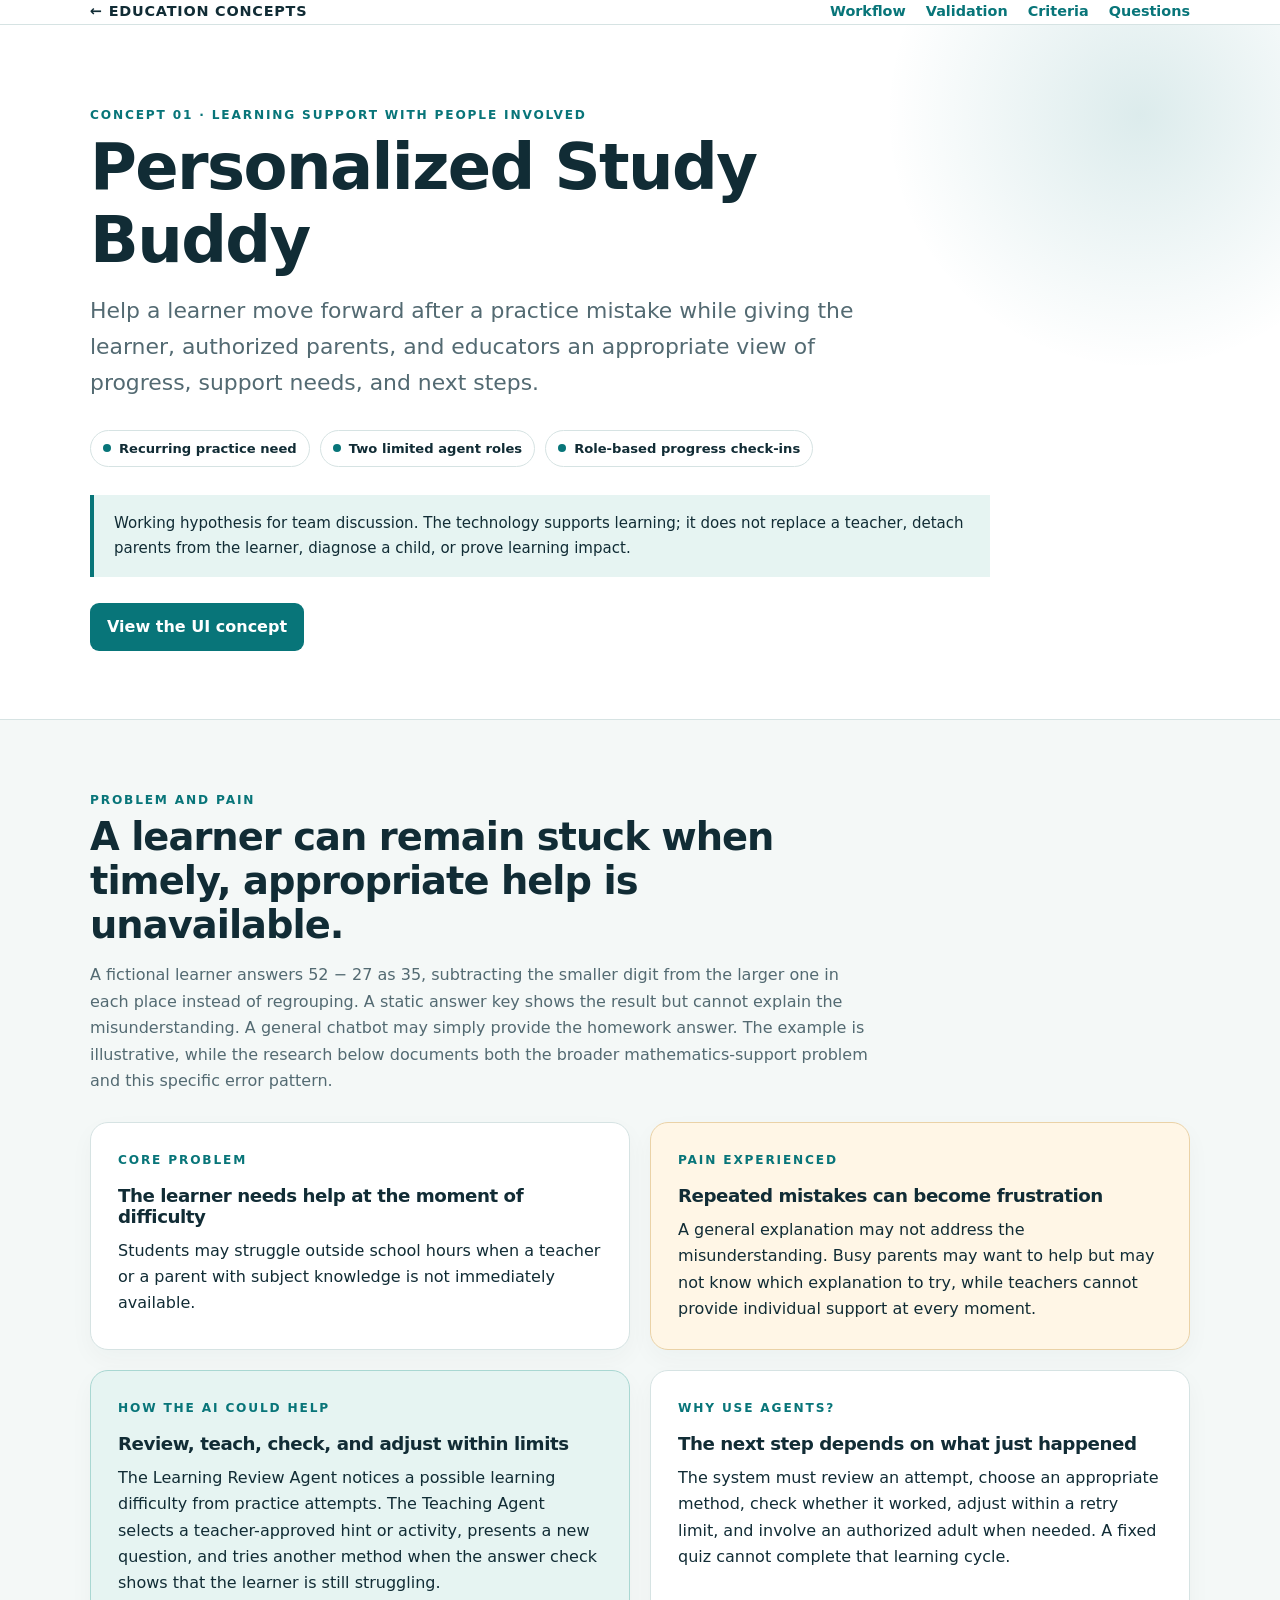
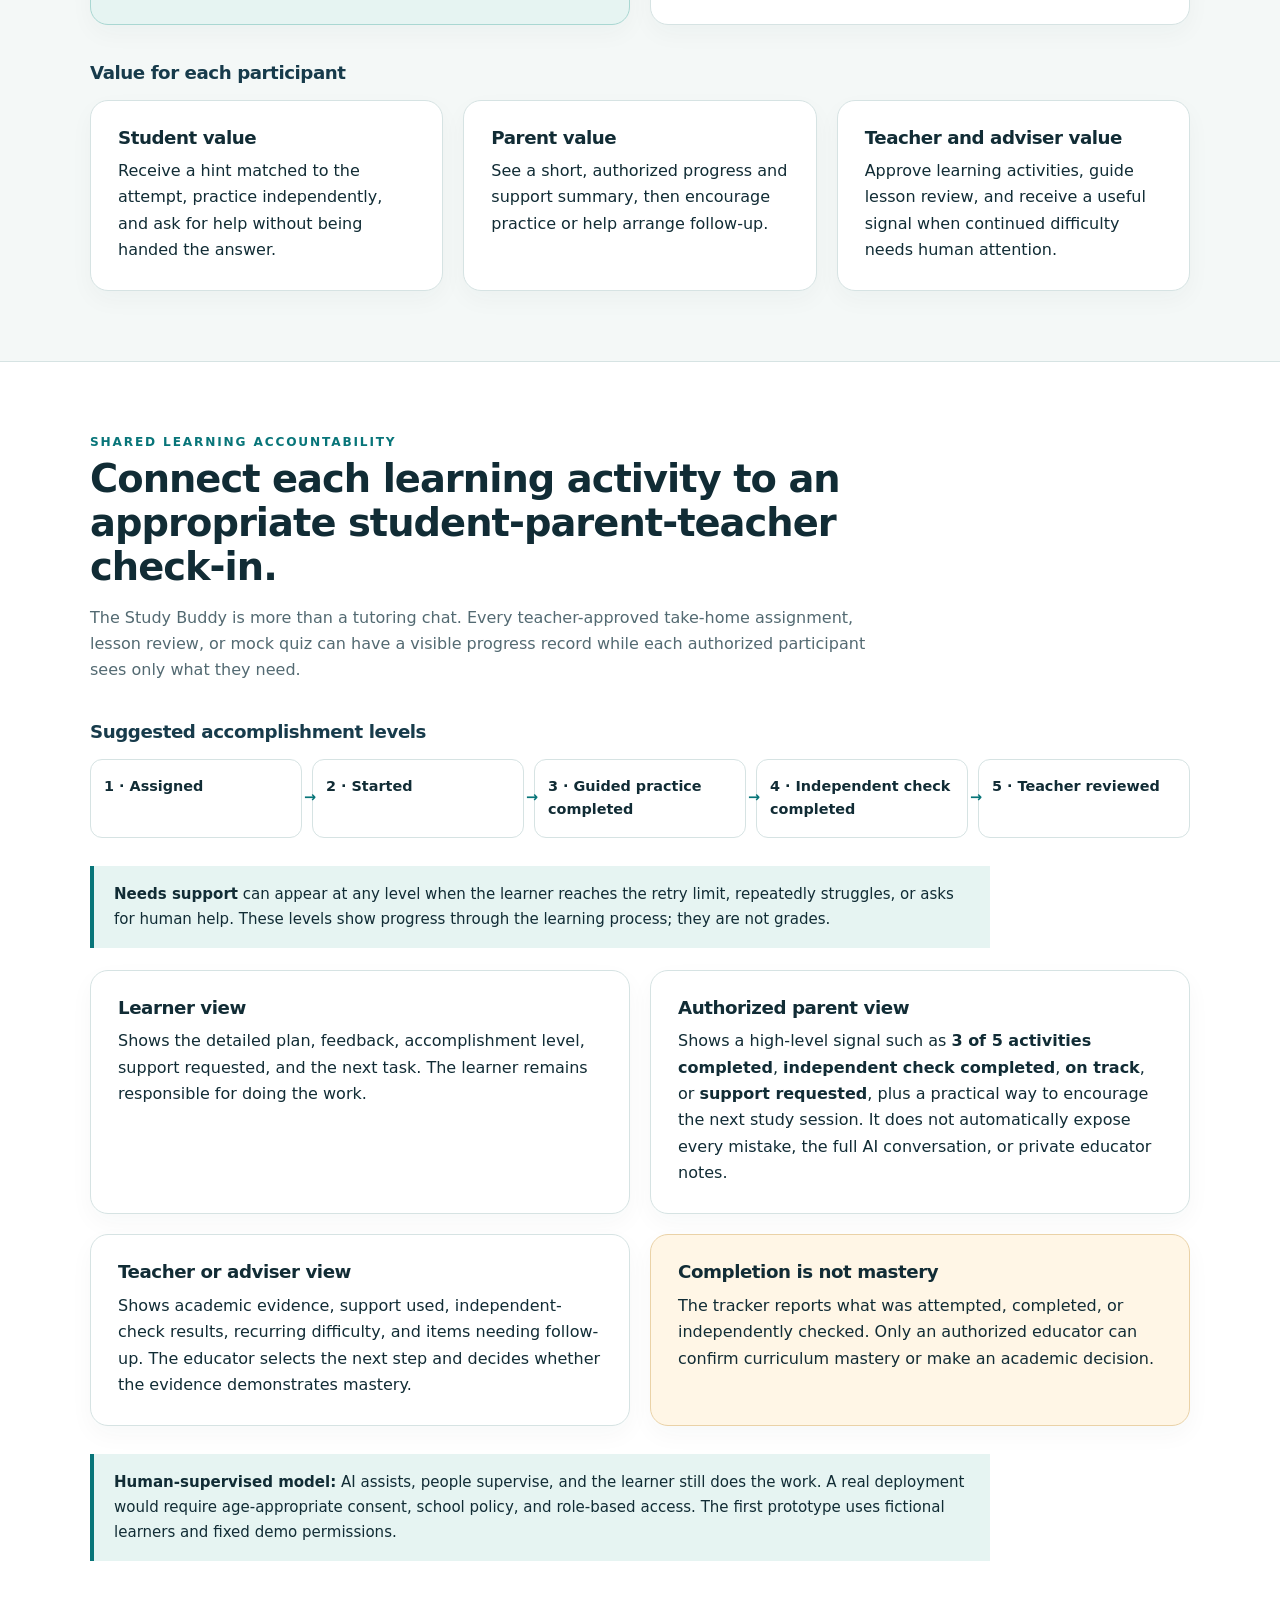
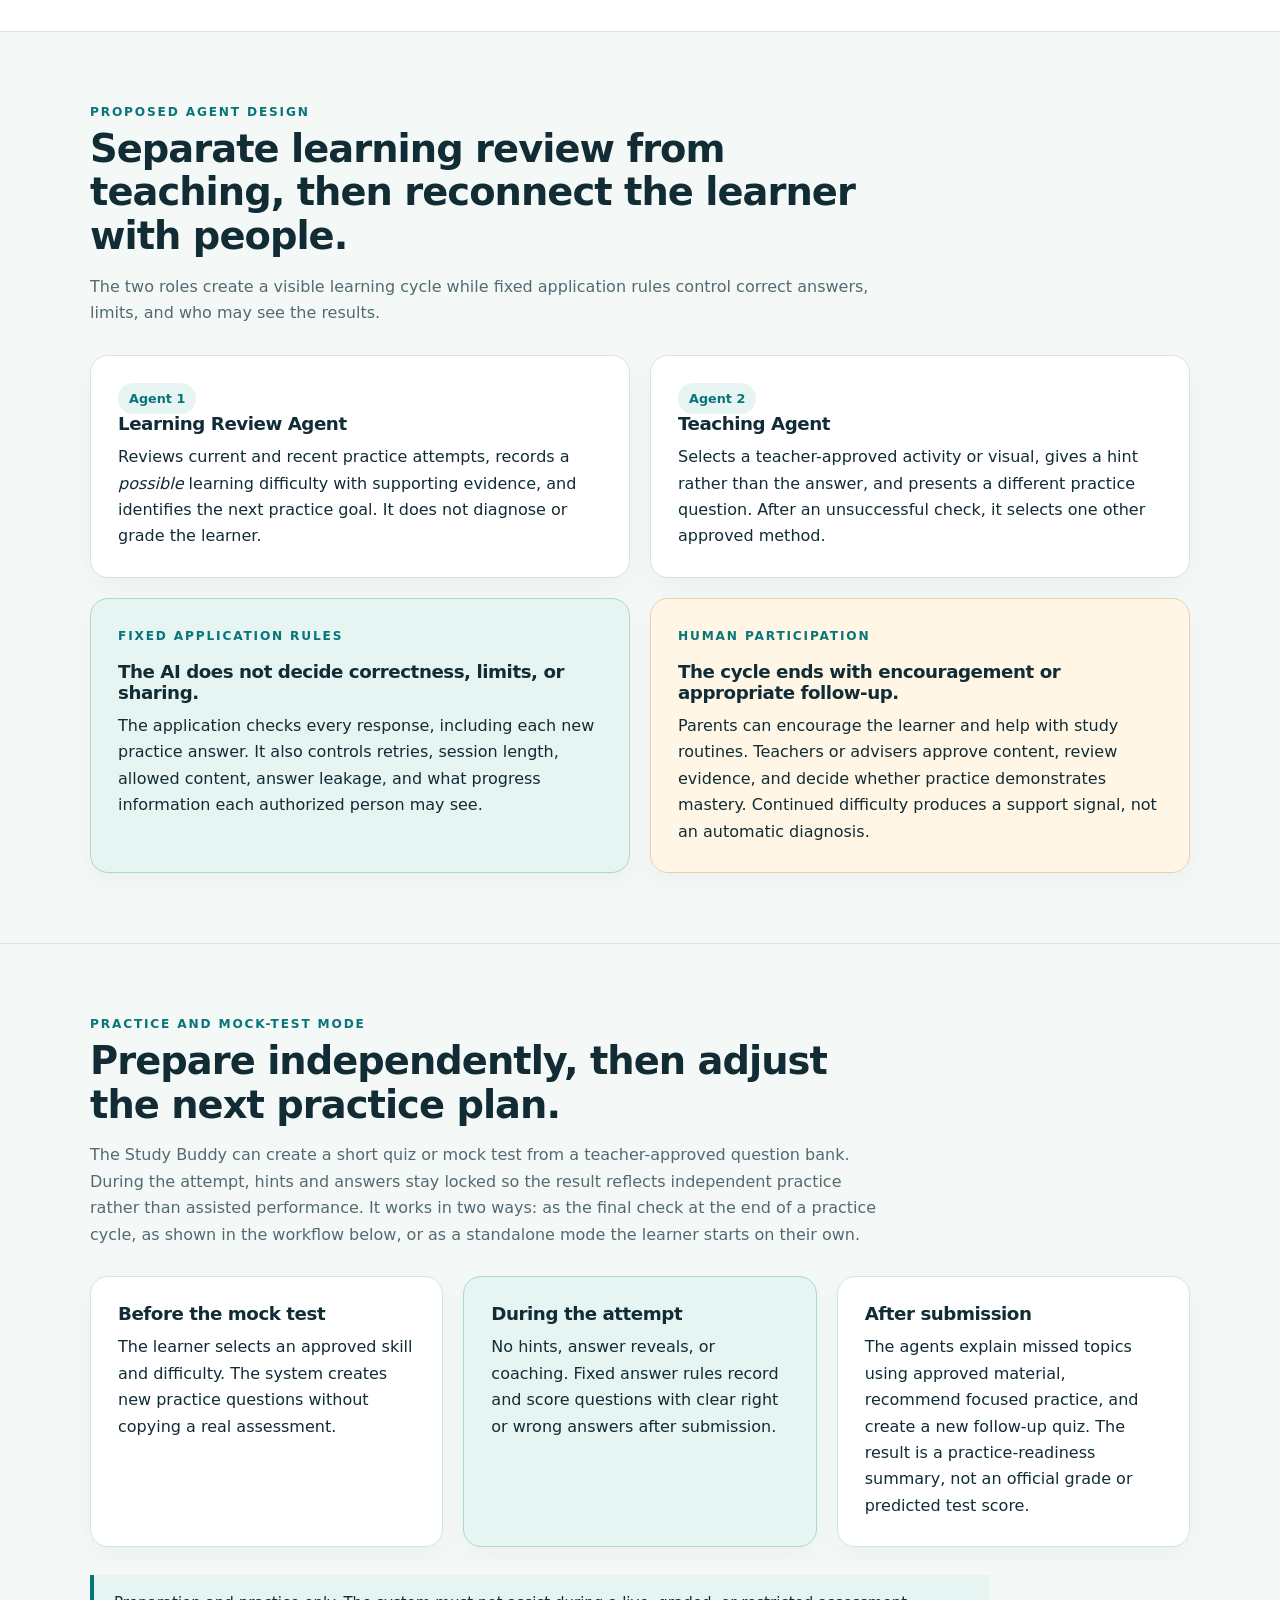
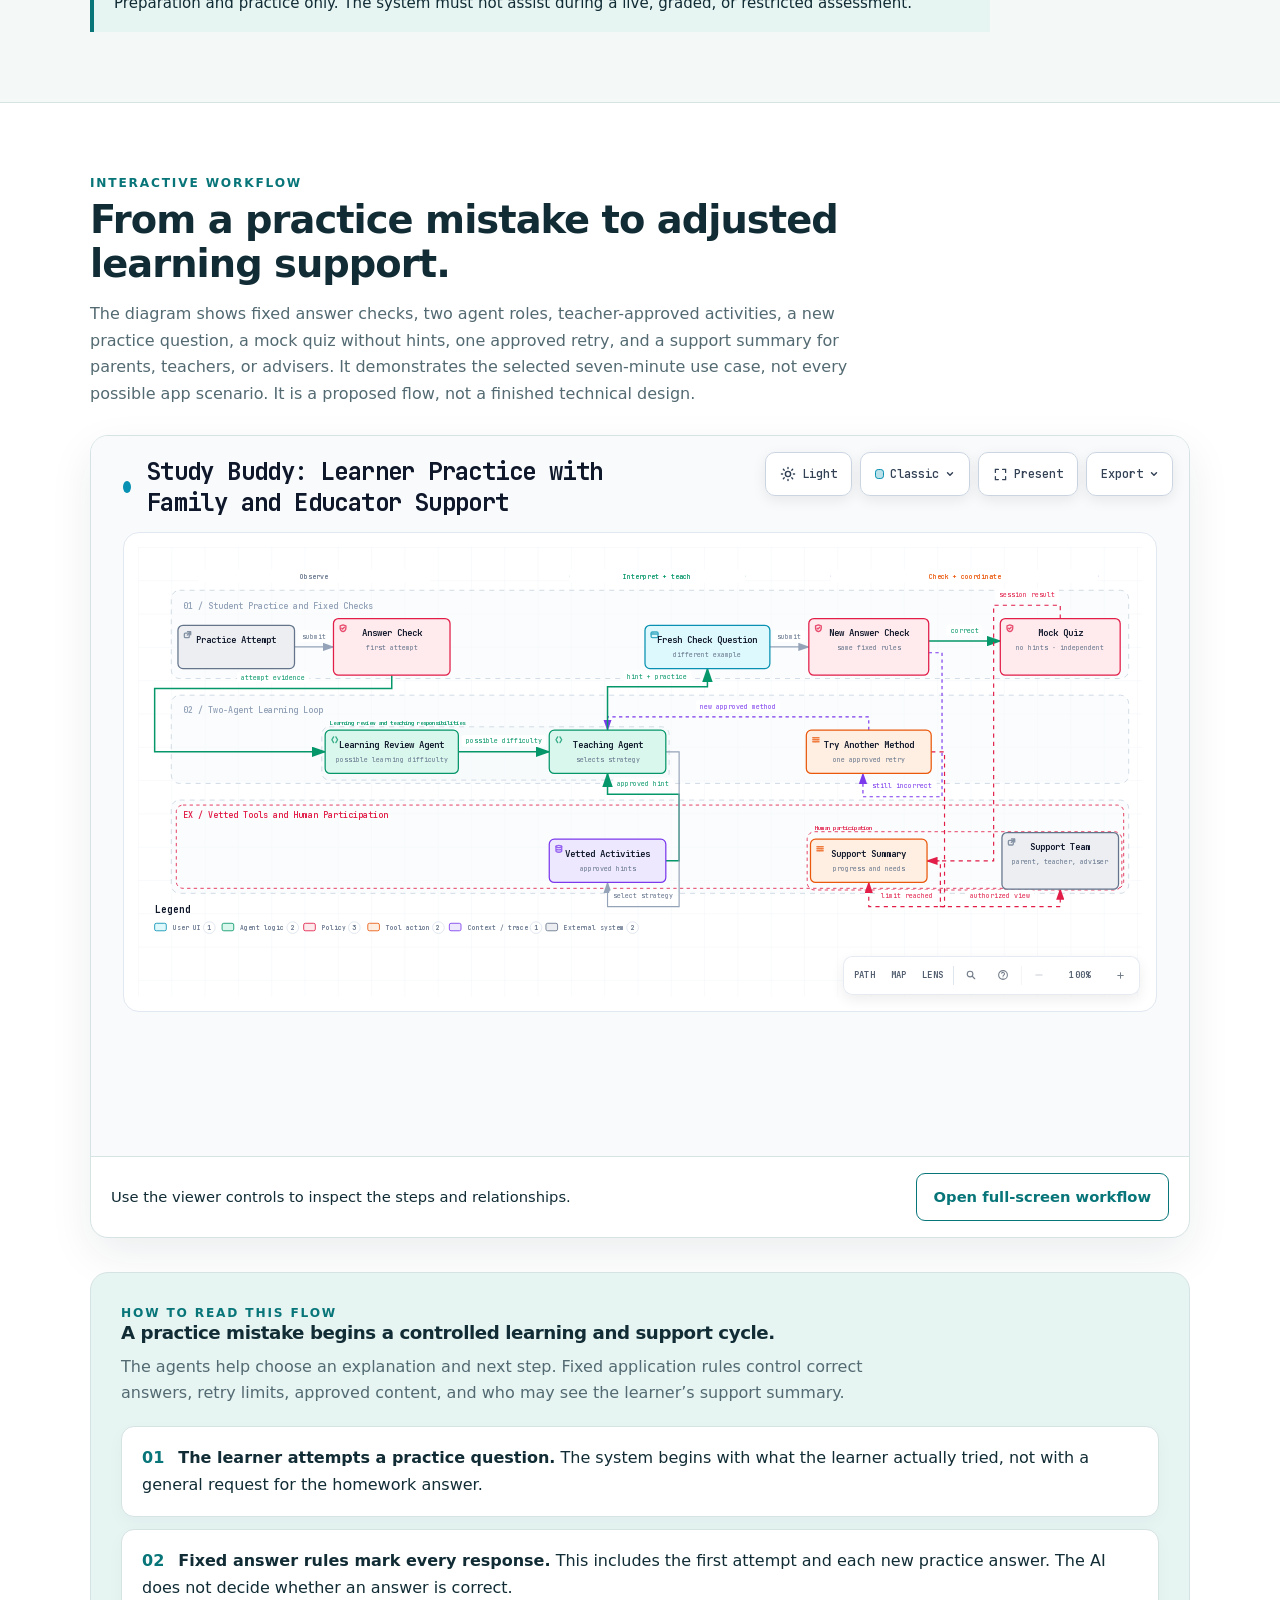
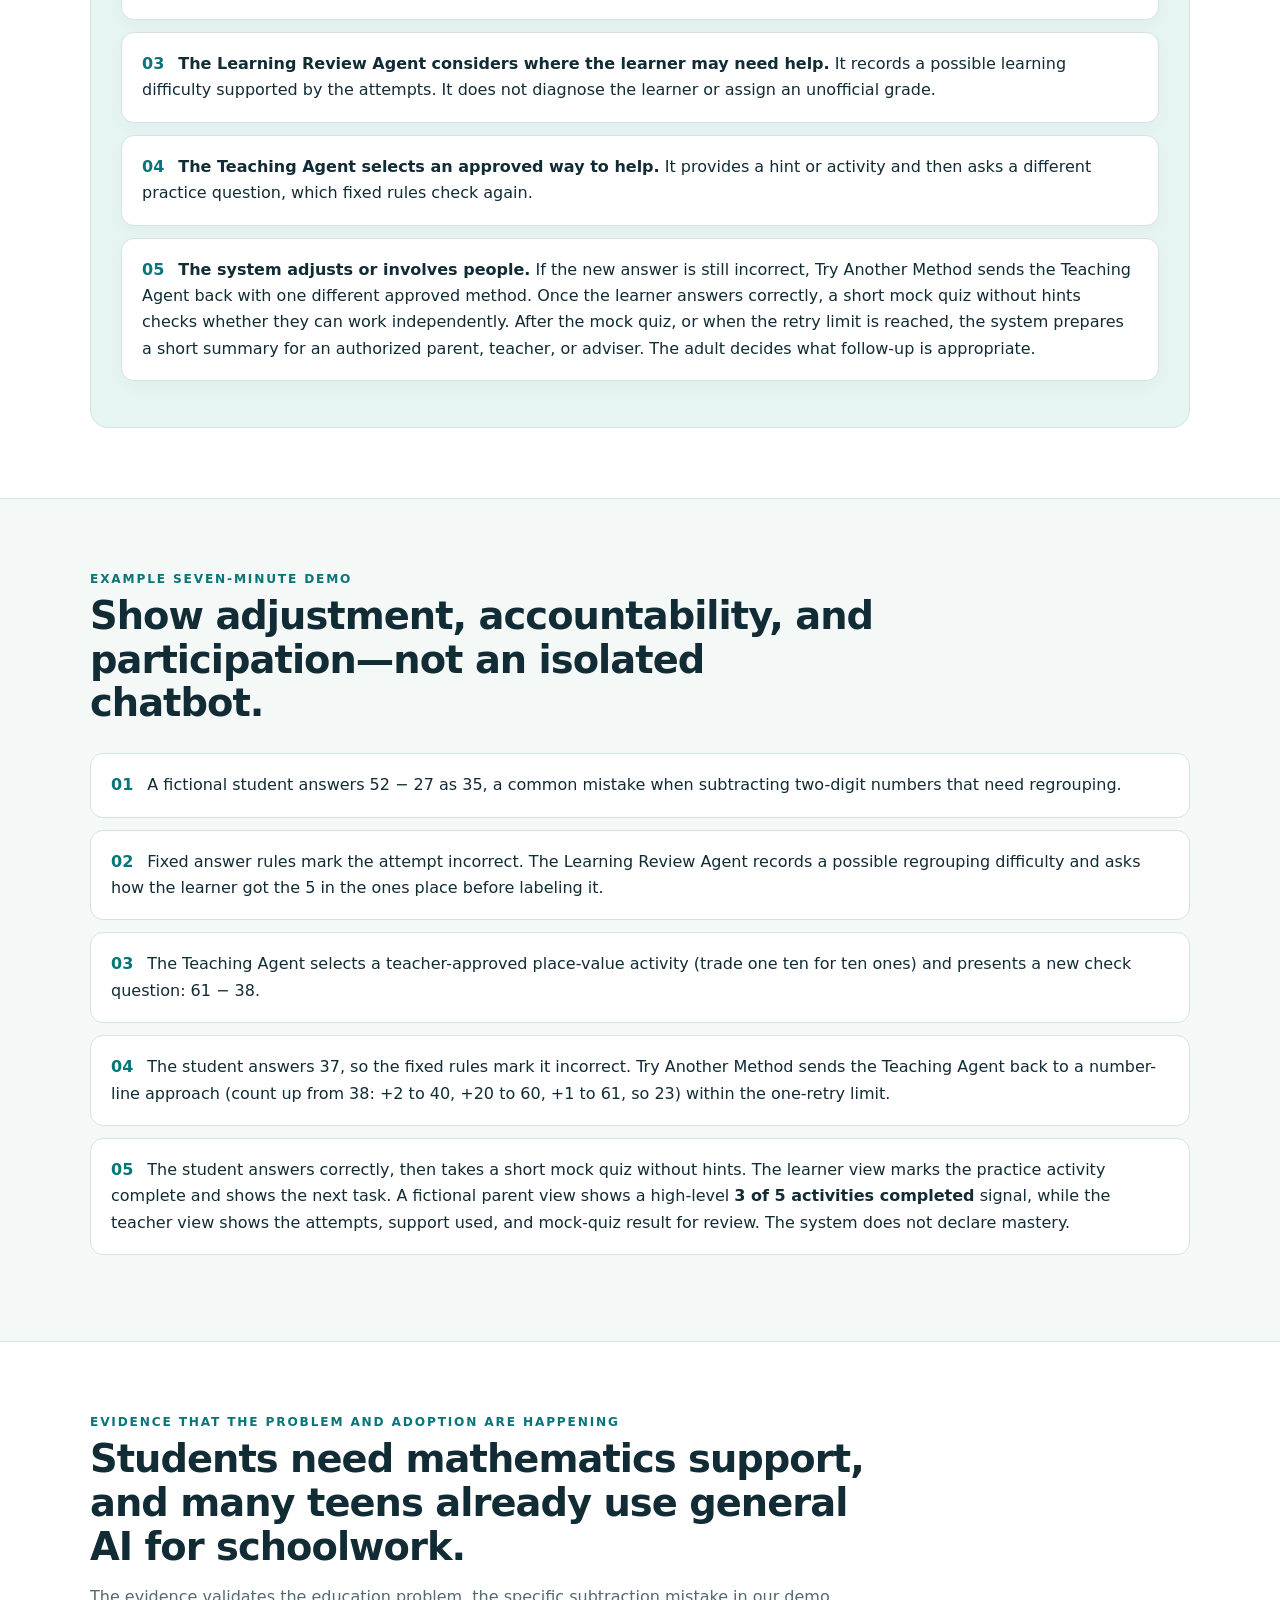
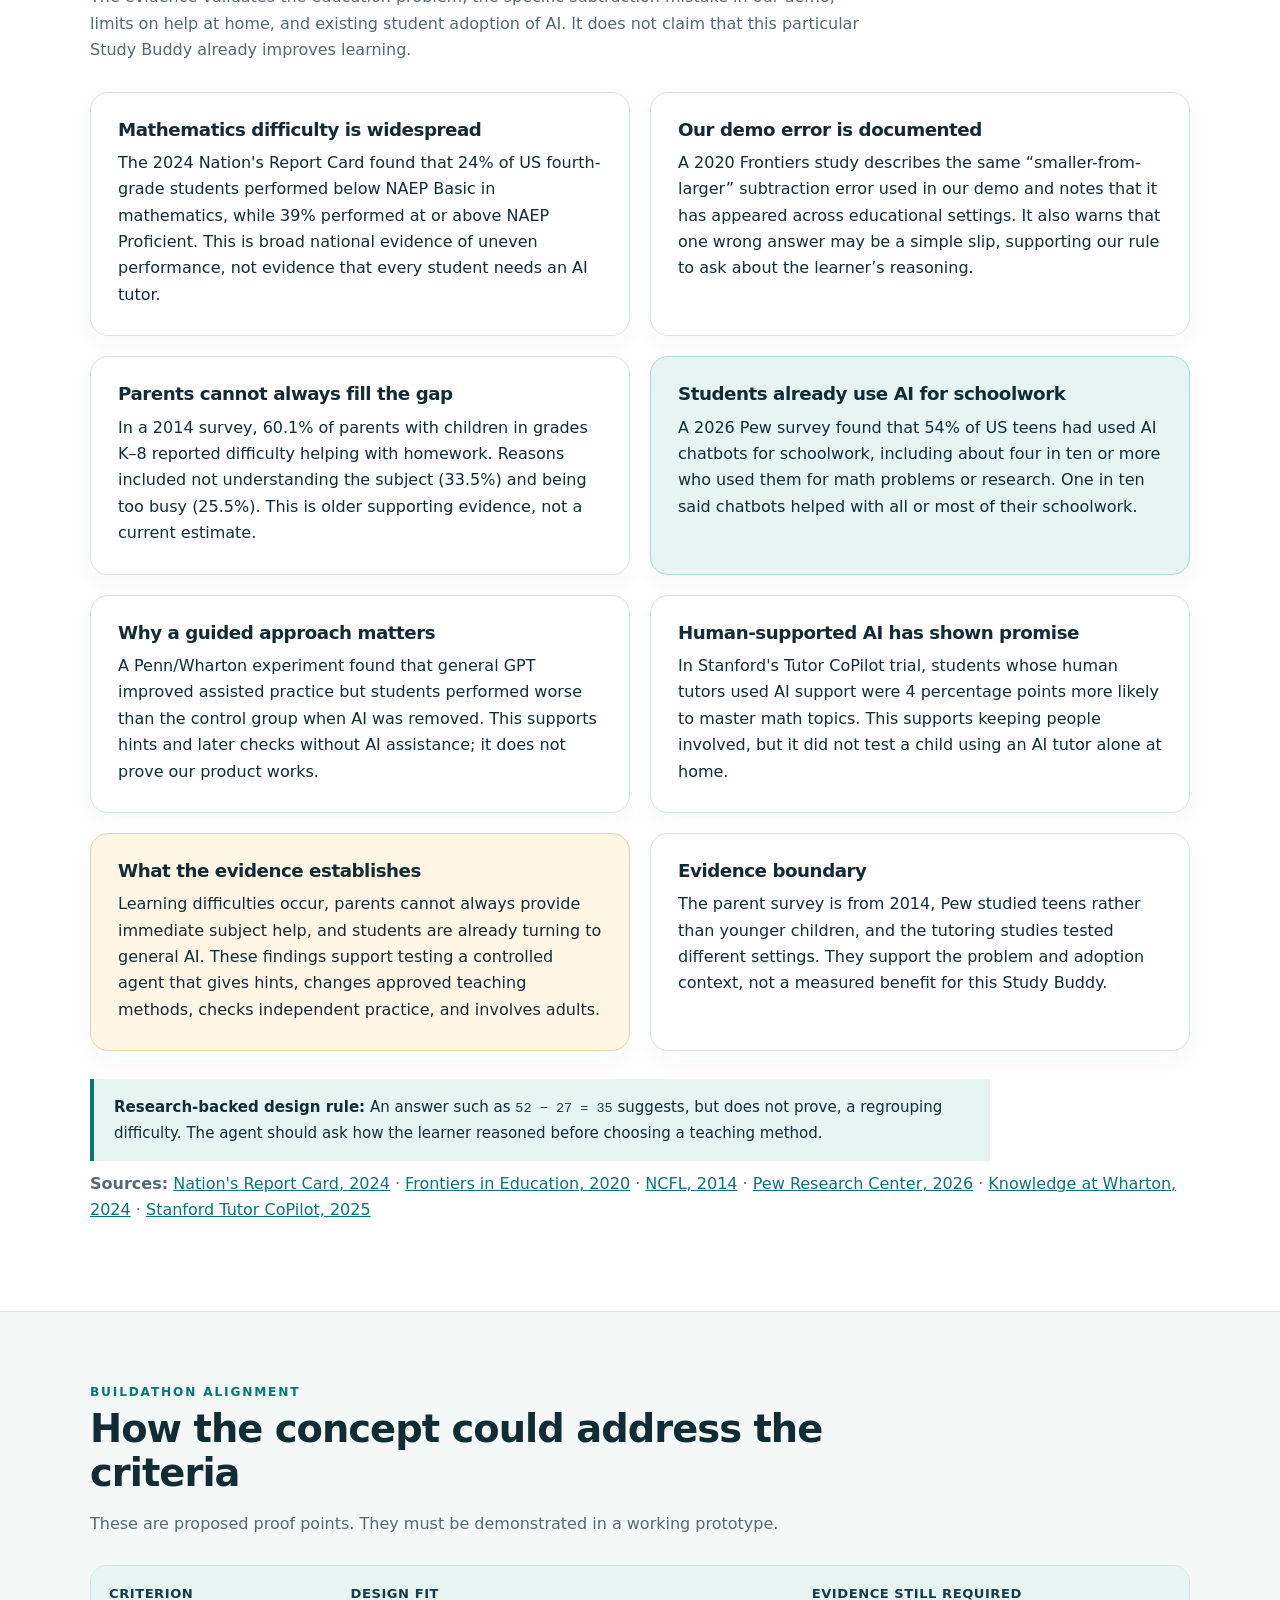
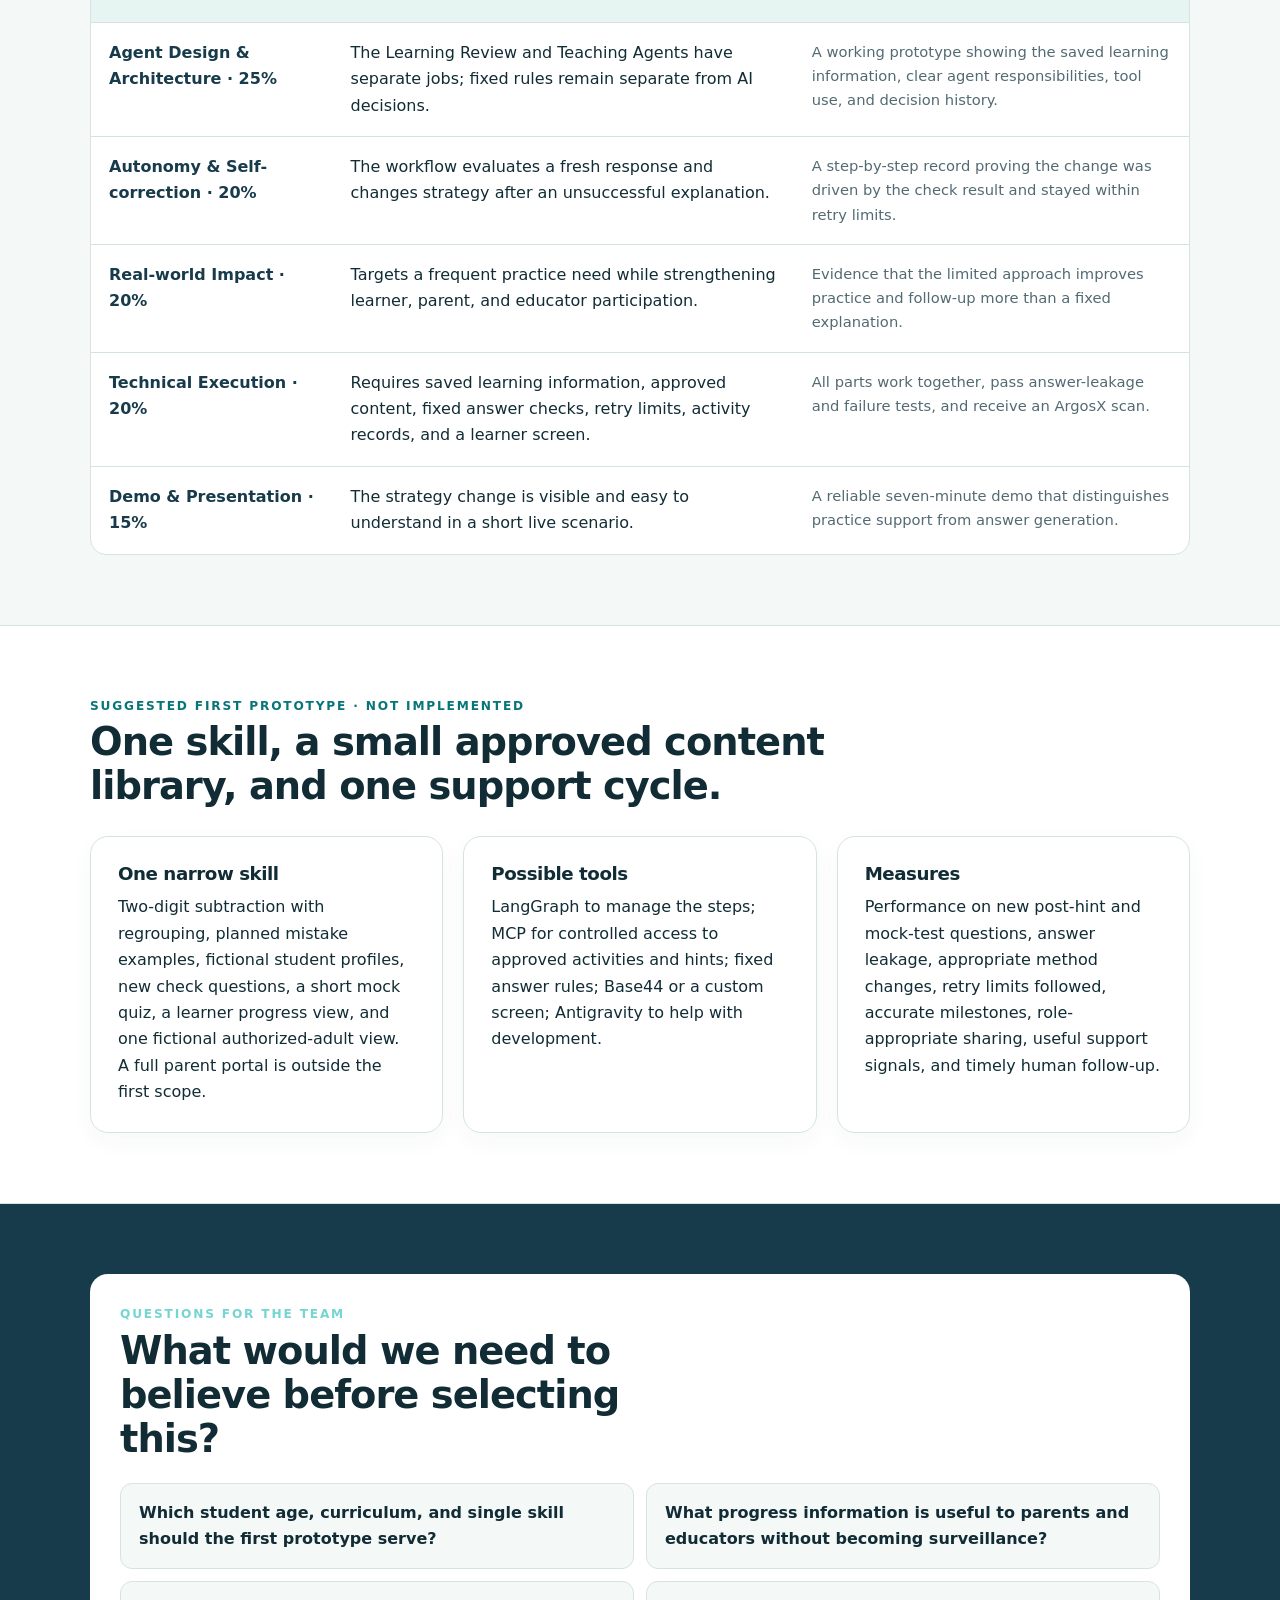
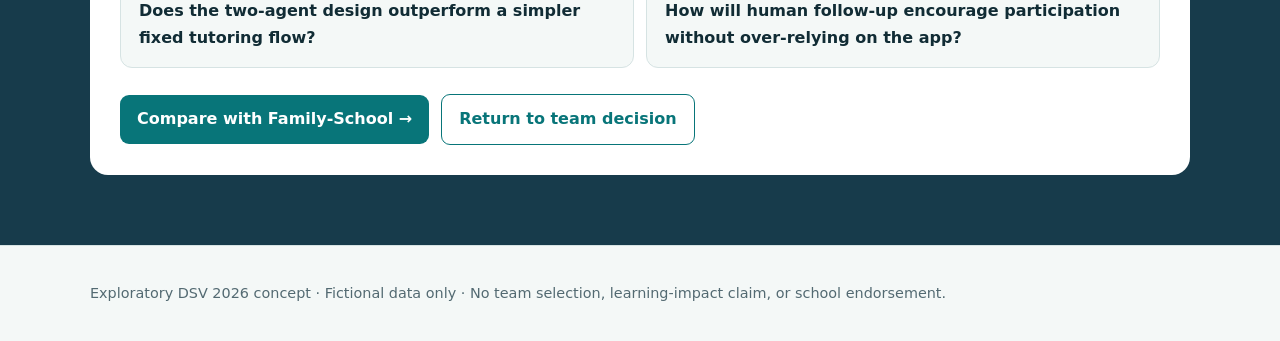
<file: docs/concepts/study-buddy.html>
<!doctype html>
<html lang="en">
<head>
  <meta charset="utf-8"><meta name="viewport" content="width=device-width,initial-scale=1">
  <meta name="description" content="Personalized Study Buddy concept for DSV 2026 team consideration.">
  <title>Personalized Study Buddy · DSV 2026</title><link rel="stylesheet" href="../assets/style.css?v=20261023">
</head>
<body>
  <header class="site"><nav class="wrap"><a class="brand" href="../index.html">← Education concepts</a><div class="nav-links"><a href="#workflow">Workflow</a><a href="#validation">Validation</a><a href="#criteria">Criteria</a><a href="#questions">Questions</a></div></nav></header>
  <main>
    <section class="hero"><div class="wrap"><div class="eyebrow">Concept 01 · Learning support with people involved</div><h1>Personalized Study Buddy</h1><p class="lead">Help a learner move forward after a practice mistake while giving the learner, authorized parents, and educators an appropriate view of progress, support needs, and next steps.</p><div class="status-row"><span class="status">Recurring practice need</span><span class="status">Two limited agent roles</span><span class="status">Role-based progress check-ins</span></div><div class="strip">Working hypothesis for team discussion. The technology supports learning; it does not replace a teacher, detach parents from the learner, diagnose a child, or prove learning impact.</div><div class="actions"><a class="button" href="../ui-designs/index.html#study-buddy">View the UI concept</a></div></div></section>

    <section class="section"><div class="wrap"><div class="section-heading"><div class="eyebrow">Problem and pain</div><h2>A learner can remain stuck when timely, appropriate help is unavailable.</h2><p class="muted">A fictional learner answers 52 − 27 as 35, subtracting the smaller digit from the larger one in each place instead of regrouping. A static answer key shows the result but cannot explain the misunderstanding. A general chatbot may simply provide the homework answer. The example is illustrative, while the research below documents both the broader mathematics-support problem and this specific error pattern.</p></div><div class="grid problem-map"><div class="card"><div class="eyebrow">Core problem</div><h3>The learner needs help at the moment of difficulty</h3><p>Students may struggle outside school hours when a teacher or a parent with subject knowledge is not immediately available.</p></div><div class="card amber"><div class="eyebrow">Pain experienced</div><h3>Repeated mistakes can become frustration</h3><p>A general explanation may not address the misunderstanding. Busy parents may want to help but may not know which explanation to try, while teachers cannot provide individual support at every moment.</p></div><div class="card highlight"><div class="eyebrow">How the AI could help</div><h3>Review, teach, check, and adjust within limits</h3><p>The Learning Review Agent notices a possible learning difficulty from practice attempts. The Teaching Agent selects a teacher-approved hint or activity, presents a new question, and tries another method when the answer check shows that the learner is still struggling.</p></div><div class="card"><div class="eyebrow">Why use agents?</div><h3>The next step depends on what just happened</h3><p>The system must review an attempt, choose an appropriate method, check whether it worked, adjust within a retry limit, and involve an authorized adult when needed. A fixed quiz cannot complete that learning cycle.</p></div></div><h3 class="subheading">Value for each participant</h3><div class="grid three"><div class="card"><h3>Student value</h3><p>Receive a hint matched to the attempt, practice independently, and ask for help without being handed the answer.</p></div><div class="card"><h3>Parent value</h3><p>See a short, authorized progress and support summary, then encourage practice or help arrange follow-up.</p></div><div class="card"><h3>Teacher and adviser value</h3><p>Approve learning activities, guide lesson review, and receive a useful signal when continued difficulty needs human attention.</p></div></div></div></section>

    <section class="section alt"><div class="wrap"><div class="section-heading"><div class="eyebrow">Shared learning accountability</div><h2>Connect each learning activity to an appropriate student-parent-teacher check-in.</h2><p class="muted">The Study Buddy is more than a tutoring chat. Every teacher-approved take-home assignment, lesson review, or mock quiz can have a visible progress record while each authorized participant sees only what they need.</p></div><h3 class="subheading">Suggested accomplishment levels</h3><div class="flowline" aria-label="Learning accomplishment levels"><div>1 · Assigned</div><div>2 · Started</div><div>3 · Guided practice completed</div><div>4 · Independent check completed</div><div>5 · Teacher reviewed</div></div><div class="strip"><strong>Needs support</strong> can appear at any level when the learner reaches the retry limit, repeatedly struggles, or asks for human help. These levels show progress through the learning process; they are not grades.</div><div class="grid" style="margin-top:22px"><div class="card"><h3>Learner view</h3><p>Shows the detailed plan, feedback, accomplishment level, support requested, and the next task. The learner remains responsible for doing the work.</p></div><div class="card"><h3>Authorized parent view</h3><p>Shows a high-level signal such as <strong>3 of 5 activities completed</strong>, <strong>independent check completed</strong>, <strong>on track</strong>, or <strong>support requested</strong>, plus a practical way to encourage the next study session. It does not automatically expose every mistake, the full AI conversation, or private educator notes.</p></div><div class="card"><h3>Teacher or adviser view</h3><p>Shows academic evidence, support used, independent-check results, recurring difficulty, and items needing follow-up. The educator selects the next step and decides whether the evidence demonstrates mastery.</p></div><div class="card amber"><h3>Completion is not mastery</h3><p>The tracker reports what was attempted, completed, or independently checked. Only an authorized educator can confirm curriculum mastery or make an academic decision.</p></div></div><div class="strip"><strong>Human-supervised model:</strong> AI assists, people supervise, and the learner still does the work. A real deployment would require age-appropriate consent, school policy, and role-based access. The first prototype uses fictional learners and fixed demo permissions.</div></div></section>

    <section class="section"><div class="wrap"><div class="section-heading"><div class="eyebrow">Proposed agent design</div><h2>Separate learning review from teaching, then reconnect the learner with people.</h2><p class="muted">The two roles create a visible learning cycle while fixed application rules control correct answers, limits, and who may see the results.</p></div><div class="grid"><div class="card"><span class="tag">Agent 1</span><h3>Learning Review Agent</h3><p>Reviews current and recent practice attempts, records a <em>possible</em> learning difficulty with supporting evidence, and identifies the next practice goal. It does not diagnose or grade the learner.</p></div><div class="card"><span class="tag">Agent 2</span><h3>Teaching Agent</h3><p>Selects a teacher-approved activity or visual, gives a hint rather than the answer, and presents a different practice question. After an unsuccessful check, it selects one other approved method.</p></div><div class="card highlight"><div class="eyebrow">Fixed application rules</div><h3>The AI does not decide correctness, limits, or sharing.</h3><p>The application checks every response, including each new practice answer. It also controls retries, session length, allowed content, answer leakage, and what progress information each authorized person may see.</p></div><div class="card amber"><div class="eyebrow">Human participation</div><h3>The cycle ends with encouragement or appropriate follow-up.</h3><p>Parents can encourage the learner and help with study routines. Teachers or advisers approve content, review evidence, and decide whether practice demonstrates mastery. Continued difficulty produces a support signal, not an automatic diagnosis.</p></div></div></div></section>

    <section class="section"><div class="wrap"><div class="section-heading"><div class="eyebrow">Practice and mock-test mode</div><h2>Prepare independently, then adjust the next practice plan.</h2><p class="muted">The Study Buddy can create a short quiz or mock test from a teacher-approved question bank. During the attempt, hints and answers stay locked so the result reflects independent practice rather than assisted performance. It works in two ways: as the final check at the end of a practice cycle, as shown in the workflow below, or as a standalone mode the learner starts on their own.</p></div><div class="grid three"><div class="card"><h3>Before the mock test</h3><p>The learner selects an approved skill and difficulty. The system creates new practice questions without copying a real assessment.</p></div><div class="card highlight"><h3>During the attempt</h3><p>No hints, answer reveals, or coaching. Fixed answer rules record and score questions with clear right or wrong answers after submission.</p></div><div class="card"><h3>After submission</h3><p>The agents explain missed topics using approved material, recommend focused practice, and create a new follow-up quiz. The result is a practice-readiness summary, not an official grade or predicted test score.</p></div></div><div class="strip">Preparation and practice only. The system must not assist during a live, graded, or restricted assessment.</div></div></section>

    <section class="section alt" id="workflow"><div class="wrap"><div class="section-heading"><div class="eyebrow">Interactive workflow</div><h2>From a practice mistake to adjusted learning support.</h2><p class="muted">The diagram shows fixed answer checks, two agent roles, teacher-approved activities, a new practice question, a mock quiz without hints, one approved retry, and a support summary for parents, teachers, or advisers. It demonstrates the selected seven-minute use case, not every possible app scenario. It is a proposed flow, not a finished technical design.</p></div><div class="diagram"><iframe src="../diagrams/study-buddy.html?theme=light" title="Interactive Personalized Study Buddy workflow" loading="lazy"></iframe><div class="diagram-bar"><span>Use the viewer controls to inspect the steps and relationships.</span><a class="button secondary" href="../diagrams/study-buddy.html?theme=light" target="_blank" rel="noopener">Open full-screen workflow</a></div></div><div class="flow-explainer"><div class="section-heading"><div class="eyebrow">How to read this flow</div><h3>A practice mistake begins a controlled learning and support cycle.</h3><p class="muted">The agents help choose an explanation and next step. Fixed application rules control correct answers, retry limits, approved content, and who may see the learner’s support summary.</p></div><ol class="steps"><li><strong>The learner attempts a practice question.</strong> The system begins with what the learner actually tried, not with a general request for the homework answer.</li><li><strong>Fixed answer rules mark every response.</strong> This includes the first attempt and each new practice answer. The AI does not decide whether an answer is correct.</li><li><strong>The Learning Review Agent considers where the learner may need help.</strong> It records a possible learning difficulty supported by the attempts. It does not diagnose the learner or assign an unofficial grade.</li><li><strong>The Teaching Agent selects an approved way to help.</strong> It provides a hint or activity and then asks a different practice question, which fixed rules check again.</li><li><strong>The system adjusts or involves people.</strong> If the new answer is still incorrect, Try Another Method sends the Teaching Agent back with one different approved method. Once the learner answers correctly, a short mock quiz without hints checks whether they can work independently. After the mock quiz, or when the retry limit is reached, the system prepares a short summary for an authorized parent, teacher, or adviser. The adult decides what follow-up is appropriate.</li></ol></div></div></section>

    <section class="section"><div class="wrap"><div class="section-heading"><div class="eyebrow">Example seven-minute demo</div><h2>Show adjustment, accountability, and participation—not an isolated chatbot.</h2></div><ol class="steps"><li>A fictional student answers 52 − 27 as 35, a common mistake when subtracting two-digit numbers that need regrouping.</li><li>Fixed answer rules mark the attempt incorrect. The Learning Review Agent records a possible regrouping difficulty and asks how the learner got the 5 in the ones place before labeling it.</li><li>The Teaching Agent selects a teacher-approved place-value activity (trade one ten for ten ones) and presents a new check question: 61 − 38.</li><li>The student answers 37, so the fixed rules mark it incorrect. Try Another Method sends the Teaching Agent back to a number-line approach (count up from 38: +2 to 40, +20 to 60, +1 to 61, so 23) within the one-retry limit.</li><li>The student answers correctly, then takes a short mock quiz without hints. The learner view marks the practice activity complete and shows the next task. A fictional parent view shows a high-level <strong>3 of 5 activities completed</strong> signal, while the teacher view shows the attempts, support used, and mock-quiz result for review. The system does not declare mastery.</li></ol></div></section>

    <section class="section alt" id="validation"><div class="wrap"><div class="section-heading"><div class="eyebrow">Evidence that the problem and adoption are happening</div><h2>Students need mathematics support, and many teens already use general AI for schoolwork.</h2><p class="muted">The evidence validates the education problem, the specific subtraction mistake in our demo, limits on help at home, and existing student adoption of AI. It does not claim that this particular Study Buddy already improves learning.</p></div><div class="grid"><div class="card"><h3>Mathematics difficulty is widespread</h3><p>The 2024 Nation's Report Card found that 24% of US fourth-grade students performed below NAEP Basic in mathematics, while 39% performed at or above NAEP Proficient. This is broad national evidence of uneven performance, not evidence that every student needs an AI tutor.</p></div><div class="card"><h3>Our demo error is documented</h3><p>A 2020 Frontiers study describes the same “smaller-from-larger” subtraction error used in our demo and notes that it has appeared across educational settings. It also warns that one wrong answer may be a simple slip, supporting our rule to ask about the learner’s reasoning.</p></div><div class="card"><h3>Parents cannot always fill the gap</h3><p>In a 2014 survey, 60.1% of parents with children in grades K–8 reported difficulty helping with homework. Reasons included not understanding the subject (33.5%) and being too busy (25.5%). This is older supporting evidence, not a current estimate.</p></div><div class="card highlight"><h3>Students already use AI for schoolwork</h3><p>A 2026 Pew survey found that 54% of US teens had used AI chatbots for schoolwork, including about four in ten or more who used them for math problems or research. One in ten said chatbots helped with all or most of their schoolwork.</p></div><div class="card"><h3>Why a guided approach matters</h3><p>A Penn/Wharton experiment found that general GPT improved assisted practice but students performed worse than the control group when AI was removed. This supports hints and later checks without AI assistance; it does not prove our product works.</p></div><div class="card"><h3>Human-supported AI has shown promise</h3><p>In Stanford's Tutor CoPilot trial, students whose human tutors used AI support were 4 percentage points more likely to master math topics. This supports keeping people involved, but it did not test a child using an AI tutor alone at home.</p></div><div class="card amber"><h3>What the evidence establishes</h3><p>Learning difficulties occur, parents cannot always provide immediate subject help, and students are already turning to general AI. These findings support testing a controlled agent that gives hints, changes approved teaching methods, checks independent practice, and involves adults.</p></div><div class="card"><h3>Evidence boundary</h3><p>The parent survey is from 2014, Pew studied teens rather than younger children, and the tutoring studies tested different settings. They support the problem and adoption context, not a measured benefit for this Study Buddy.</p></div></div><div class="strip"><strong>Research-backed design rule:</strong> An answer such as <code>52 − 27 = 35</code> suggests, but does not prove, a regrouping difficulty. The agent should ask how the learner reasoned before choosing a teaching method.</div><p class="muted"><strong>Sources:</strong> <a href="https://www.nationsreportcard.gov/reports/mathematics/2024/g4_8/?grade=4" target="_blank" rel="noopener">Nation's Report Card, 2024</a> · <a href="https://www.frontiersin.org/journals/education/articles/10.3389/feduc.2020.537531/full" target="_blank" rel="noopener">Frontiers in Education, 2020</a> · <a href="https://familieslearning.org/blog/60-percent-of-parents-struggle-to-help-with-homework-survey-reveals/" target="_blank" rel="noopener">NCFL, 2014</a> · <a href="https://www.pewresearch.org/internet/2026/02/24/how-teens-use-and-view-ai/" target="_blank" rel="noopener">Pew Research Center, 2026</a> · <a href="https://knowledge.wharton.upenn.edu/article/without-guardrails-generative-ai-can-harm-education/" target="_blank" rel="noopener">Knowledge at Wharton, 2024</a> · <a href="https://nssa.stanford.edu/studies/tutor-copilot-human-ai-approach-scaling-real-time-expertise" target="_blank" rel="noopener">Stanford Tutor CoPilot, 2025</a></p></div></section>

    <section class="section" id="criteria"><div class="wrap"><div class="section-heading"><div class="eyebrow">Buildathon alignment</div><h2>How the concept could address the criteria</h2><p class="muted">These are proposed proof points. They must be demonstrated in a working prototype.</p></div><div class="criteria-wrap"><table class="criteria"><thead><tr><th>Criterion</th><th>Design fit</th><th>Evidence still required</th></tr></thead><tbody>
      <tr><td>Agent Design &amp; Architecture · 25%</td><td>The Learning Review and Teaching Agents have separate jobs; fixed rules remain separate from AI decisions.</td><td class="proof">A working prototype showing the saved learning information, clear agent responsibilities, tool use, and decision history.</td></tr>
      <tr><td>Autonomy &amp; Self-correction · 20%</td><td>The workflow evaluates a fresh response and changes strategy after an unsuccessful explanation.</td><td class="proof">A step-by-step record proving the change was driven by the check result and stayed within retry limits.</td></tr>
      <tr><td>Real-world Impact · 20%</td><td>Targets a frequent practice need while strengthening learner, parent, and educator participation.</td><td class="proof">Evidence that the limited approach improves practice and follow-up more than a fixed explanation.</td></tr>
      <tr><td>Technical Execution · 20%</td><td>Requires saved learning information, approved content, fixed answer checks, retry limits, activity records, and a learner screen.</td><td class="proof">All parts work together, pass answer-leakage and failure tests, and receive an ArgosX scan.</td></tr>
      <tr><td>Demo &amp; Presentation · 15%</td><td>The strategy change is visible and easy to understand in a short live scenario.</td><td class="proof">A reliable seven-minute demo that distinguishes practice support from answer generation.</td></tr>
    </tbody></table></div></div></section>

    <section class="section alt"><div class="wrap"><div class="section-heading"><div class="eyebrow">Suggested first prototype · not implemented</div><h2>One skill, a small approved content library, and one support cycle.</h2></div><div class="grid three"><div class="card"><h3>One narrow skill</h3><p>Two-digit subtraction with regrouping, planned mistake examples, fictional student profiles, new check questions, a short mock quiz, a learner progress view, and one fictional authorized-adult view. A full parent portal is outside the first scope.</p></div><div class="card"><h3>Possible tools</h3><p>LangGraph to manage the steps; MCP for controlled access to approved activities and hints; fixed answer rules; Base44 or a custom screen; Antigravity to help with development.</p></div><div class="card"><h3>Measures</h3><p>Performance on new post-hint and mock-test questions, answer leakage, appropriate method changes, retry limits followed, accurate milestones, role-appropriate sharing, useful support signals, and timely human follow-up.</p></div></div></div></section>

    <section class="section dark" id="questions"><div class="wrap"><div class="decision-box"><div class="eyebrow">Questions for the team</div><h2>What would we need to believe before selecting this?</h2><div class="questions"><div class="question">Which student age, curriculum, and single skill should the first prototype serve?</div><div class="question">What progress information is useful to parents and educators without becoming surveillance?</div><div class="question">Does the two-agent design outperform a simpler fixed tutoring flow?</div><div class="question">How will human follow-up encourage participation without over-relying on the app?</div></div><div class="actions"><a class="button" href="family-school.html">Compare with Family-School →</a><a class="button secondary" href="../index.html#discussion">Return to team decision</a></div></div></div></section>
  </main>
  <footer><div class="wrap">Exploratory DSV 2026 concept · Fictional data only · No team selection, learning-impact claim, or school endorsement.</div></footer>
</body>
</html>
</file>
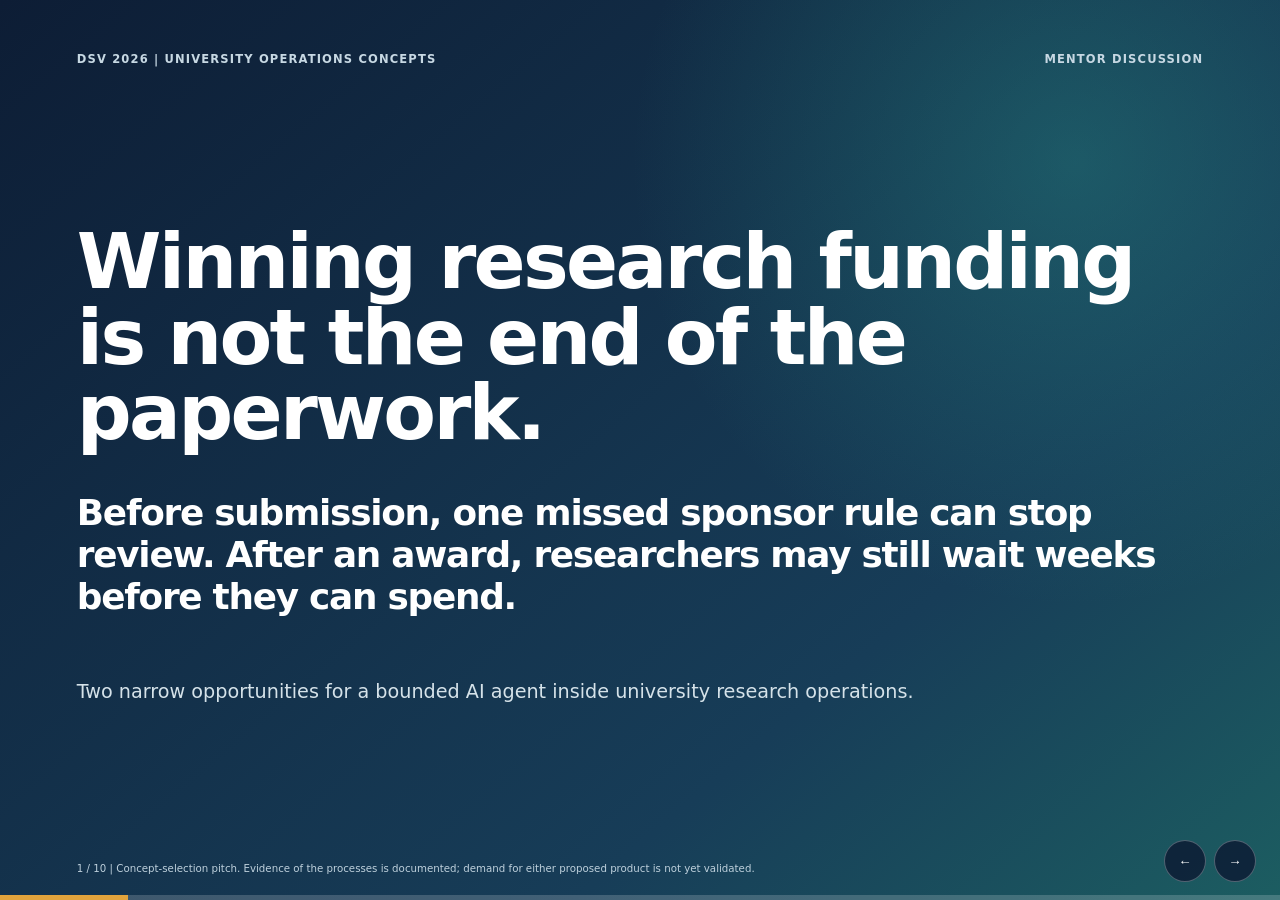
<file: docs/presentations/university-research-operations-pitch.html>
<!doctype html>
<html lang="en">
<head>
  <meta charset="utf-8">
  <meta name="viewport" content="width=device-width,initial-scale=1">
  <meta name="robots" content="noindex,nofollow,noarchive">
  <meta name="description" content="Two university research-operations concepts evaluated against the mentor's five-point framework.">
  <title>University Research Operations | Two-Concept Pitch</title>
  <style>
    :root{--navy:#10233f;--blue:#18577a;--teal:#15776f;--mint:#dff1ec;--gold:#e1a33c;--paper:#f5f1e8;--white:#fffdf8;--ink:#172536;--muted:#607080;--line:rgba(23,37,54,.16);--shadow:0 22px 60px rgba(16,35,63,.14)}
    *{box-sizing:border-box}html,body{height:100%}body{margin:0;overflow:hidden;background:var(--navy);color:var(--ink);font:18px/1.42 system-ui,-apple-system,BlinkMacSystemFont,"Segoe UI",sans-serif}.deck{height:100%;position:relative}.slide{position:absolute;inset:0;display:grid;grid-template-rows:auto 1fr auto;min-height:100%;padding:clamp(22px,4vw,52px) clamp(26px,6vw,86px) 24px;background:radial-gradient(circle at 92% 8%,rgba(21,119,111,.12),transparent 29%),linear-gradient(145deg,var(--white),var(--paper));opacity:0;visibility:hidden;transform:translateX(24px);transition:.22s}.slide.active{opacity:1;visibility:visible;transform:none}.slide.dark{color:#fff;background:radial-gradient(circle at 84% 18%,rgba(44,158,146,.34),transparent 34%),linear-gradient(140deg,#0d1d35,#173d58 70%,#1c5d61)}
    .topline{display:flex;justify-content:space-between;gap:20px;color:var(--muted);font-size:.72rem;letter-spacing:.1em;text-transform:uppercase;font-weight:800}.dark .topline{color:#c7d8e3}.content{display:grid;align-content:center;gap:clamp(18px,2.7vh,32px);width:min(1180px,100%);margin:0 auto}.wide{width:min(1340px,100%)}h1,h2,h3,p{margin-top:0}h1,h2,h3{letter-spacing:-.035em}h1{max-width:1120px;margin-bottom:18px;font-size:clamp(2.6rem,6vw,5.8rem);line-height:.98}h2{max-width:1150px;margin-bottom:8px;font-size:clamp(2rem,4.2vw,4.25rem);line-height:1.04}h3{margin-bottom:8px;font-size:clamp(1.02rem,1.6vw,1.34rem)}.lead{max-width:960px;margin:0;color:var(--muted);font-size:clamp(1rem,1.5vw,1.34rem)}.dark .lead{color:#d5e2e9}.big{max-width:1100px;font-size:clamp(1.35rem,2.8vw,2.75rem);font-weight:750;line-height:1.17;letter-spacing:-.035em}.accent{color:#61d0c2}.teal{color:var(--teal)}
    .two{display:grid;grid-template-columns:repeat(2,minmax(0,1fr));gap:clamp(20px,3vw,42px)}.three{display:grid;grid-template-columns:repeat(3,minmax(0,1fr));gap:16px}.card{padding:22px;border-top:4px solid var(--teal);background:rgba(255,255,255,.68);box-shadow:0 10px 28px rgba(21,42,64,.06)}.card.gold{border-color:var(--gold)}.dark .card{color:var(--ink)}.label{display:block;margin-bottom:8px;color:var(--muted);font-size:.69rem;font-weight:800;letter-spacing:.09em;text-transform:uppercase}.tag{display:inline-block;margin-bottom:12px;padding:6px 10px;border-radius:999px;color:#fff;background:var(--teal);font-size:.7rem;font-weight:800;letter-spacing:.05em;text-transform:uppercase}.tag.gold{background:#a66d0e}.five{display:grid;grid-template-columns:repeat(5,minmax(0,1fr));gap:10px}.point{min-height:190px;padding:18px;background:rgba(255,255,255,.68);border-top:4px solid var(--teal);box-shadow:0 8px 20px rgba(21,42,64,.05)}.point strong{display:block;margin-bottom:8px;color:var(--teal);font-size:1.4rem}.point p{margin:0;font-size:.88rem}.journey{display:grid;grid-template-columns:repeat(6,minmax(0,1fr));gap:8px}.step{display:grid;align-content:center;min-height:126px;padding:16px;border-top:4px solid var(--teal);background:rgba(255,255,255,.7);font-size:.88rem;font-weight:650}.step.break{border-color:var(--gold);background:#f7e6c8}.step small{display:block;margin-bottom:6px;color:var(--muted);font-weight:800;text-transform:uppercase}.compare{width:100%;border-collapse:collapse;font-size:clamp(.78rem,1.1vw,.98rem)}.compare th,.compare td{padding:12px 13px;border-bottom:1px solid var(--line);text-align:left;vertical-align:top}.compare th{color:var(--muted);font-size:.68rem;letter-spacing:.07em;text-transform:uppercase}.compare td:first-child{width:20%;font-weight:750}.recommended{background:rgba(21,119,111,.08)}.flow{display:grid;grid-template-columns:1fr auto 1fr auto 1fr;gap:12px;align-items:center}.box{min-height:152px;padding:21px;border-top:4px solid var(--teal);background:rgba(255,255,255,.7);box-shadow:var(--shadow)}.arrow{color:var(--teal);font-size:2rem;font-weight:900}.metric{font-size:clamp(1.5rem,3vw,3rem);font-weight:850;color:var(--teal);line-height:1.05}.citation{color:var(--muted);font-size:.64rem;line-height:1.35}.citation a{color:inherit}.dark .citation{color:#bed0dc}.controls{position:fixed;right:24px;bottom:18px;z-index:30;display:flex;gap:8px}.controls button{width:42px;height:42px;border:1px solid rgba(255,255,255,.28);border-radius:50%;color:#fff;background:rgba(13,30,54,.88);cursor:pointer}.progress{position:fixed;left:0;bottom:0;z-index:40;height:5px;width:100%;background:rgba(255,255,255,.18)}.progress span{display:block;height:100%;background:var(--gold);transition:width .22s}
    .problem{margin:14px 0;padding:12px 14px;background:#f8e8cc;border-left:5px solid var(--gold)}.solution{margin:0;padding:12px 14px;background:var(--mint);border-left:5px solid var(--teal)}.problem p,.solution p{margin:4px 0 0}.stats{display:grid;grid-template-columns:repeat(3,minmax(0,1fr));gap:18px}.stat{padding:26px;background:rgba(255,255,255,.7);border-top:5px solid var(--teal);box-shadow:var(--shadow)}.stat strong{display:block;color:var(--teal);font-size:clamp(2.1rem,4.2vw,4.4rem);line-height:1}.stat p{margin:10px 0 0}
    @media(max-width:980px){body{overflow:auto}.deck{height:auto}.slide{position:relative;display:none;min-height:100vh;padding:22px 22px 70px}.slide.active{display:grid}.two,.three,.stats,.five,.journey,.flow{grid-template-columns:1fr}.point,.step{min-height:auto}.arrow{transform:rotate(90deg);justify-self:center}.compare{font-size:.75rem}.compare th,.compare td{padding:8px 6px}}@media print{@page{size:16in 9in;margin:0}body{overflow:visible;background:#fff}.slide{position:relative;display:grid!important;break-after:page;min-height:9in;opacity:1;visibility:visible;transform:none}.controls,.progress{display:none}}
  </style>
</head>
<body>
  <main class="deck" aria-live="polite">
    <section class="slide dark active" data-title="The hidden delay">
      <div class="topline"><span>DSV 2026 | University operations concepts</span><span>Mentor discussion</span></div>
      <div class="content">
        <h1>Winning research funding is not the end of the paperwork.</h1>
        <p class="big">Before submission, one missed sponsor rule can stop review. After an award, researchers may still wait weeks before they can spend.</p>
        <p class="lead">Two narrow opportunities for a bounded AI agent inside university research operations.</p>
      </div>
      <div class="citation"><span>1 / 10</span> | Concept-selection pitch. Evidence of the processes is documented; demand for either proposed product is not yet validated.</div>
    </section>

    <section class="slide" data-title="Two concepts">
      <div class="topline"><span>The shortlist</span><span>Two separate concepts, one research lifecycle</span></div>
      <div class="content">
        <h2>Before funding and after funding</h2>
        <div class="two">
          <article class="card"><span class="tag">Concept 1 · Recommended</span><h3>Research Award Setup Coordinator</h3><div class="problem"><span class="label">Problem</span><p>Staff manually interpret varied award documents and chase prerequisites before researchers can access funds.</p></div><div class="solution"><span class="label">Proposed solution</span><p>A source-cited agent turns each award into verified fields, a setup checklist, owners, and tracked follow-ups.</p></div></article>
          <article class="card gold"><span class="tag gold">Concept 2</span><h3>Grant Proposal Compliance Checker</h3><div class="problem"><span class="label">Problem</span><p>Staff compare late proposal drafts against scattered sponsor-specific instructions under deadline pressure.</p></div><div class="solution"><span class="label">Proposed solution</span><p>A source-cited agent extracts the requirements and flags missing evidence before human-authorized submission.</p></div></article>
        </div>
      </div>
      <div class="citation"><span>2 / 10</span> | These remain separate product hypotheses so each has one user, one broken step, and one measurable outcome.</div>
    </section>

    <section class="slide" data-title="Scale of university research">
      <div class="topline"><span>Why the workflow matters</span><span>Official FY2024 indicators</span></div>
      <div class="content wide">
        <h2>Research administration supports a large, document-heavy funding system.</h2>
        <div class="stats">
          <div class="stat"><strong>$117B+</strong><p>Higher-education R&amp;D expenditures reported for FY2024.</p></div>
          <div class="stat"><strong>925</strong><p>U.S. universities and colleges included in the FY2024 HERD survey census.</p></div>
          <div class="stat"><strong>40,454</strong><p>NSF competitive proposal actions in FY2024, up 5.5% from FY2023.</p></div>
        </div>
        <p class="lead"><strong>What this proves:</strong> the operating environment is large. <strong>What it does not prove:</strong> that institutions will purchase either proposed solution.</p>
      </div>
      <div class="citation"><span>3 / 10</span> | Sources: <a href="https://ncses.nsf.gov/pubs/nsf26305">NCSES FY2024 higher-education R&amp;D report</a>; <a href="https://nsf-gov-resources.nsf.gov/pubs/2025/nsf25002/pdf/nsf25002.pdf">NSF FY2024 Agency Financial Report</a>.</div>
    </section>

    <section class="slide" data-title="Data before solution">
      <div class="topline"><span>Data-first problem identification</span><span>What is known versus what must be tested</span></div>
      <div class="content wide">
        <h2>We can observe the delay in the data. We cannot yet claim its main cause.</h2>
        <div class="two">
          <div class="card"><span class="label">Established operational evidence</span><p><strong>Michigan State:</strong> about 53% of 1,367 awards were processed within one month.</p><p>In a delayed-award sample, about <strong>70% of elapsed time</strong> was with departments, compliance offices, sponsors, or other entities.</p><p><strong>Kentucky:</strong> published planning times include approximately 8–18 business days for setup activities.</p></div>
          <div class="card gold"><span class="label">Still unknown</span><p>How much staff time is spent reading and re-keying documents?</p><p>Which delay dominates: document interpretation, missing information, approval, or follow-up?</p><p>Does the problem repeat across universities, and will any institution pay to improve it?</p></div>
        </div>
        <div class="problem"><span class="label">Core problem question</span><p class="big">Where does award setup wait, and what repeatedly causes that waiting time?</p></div>
      </div>
      <div class="citation"><span>4 / 10</span> | Sources: <a href="https://cga.msu.edu/PL/Portal/319/SPAMetrics">Michigan State metrics</a> and <a href="https://cga.msu.edu/PL/Portal/316/OSPandCGAFAQs">processing FAQ</a>; <a href="https://research.uky.edu/sites/default/files/sponsored-project-services-lead-times-guide.pdf">Kentucky lead-times guide</a>. The AI mechanism remains a hypothesis.</div>
    </section>

    <section class="slide" data-title="Concept 1: five tests">
      <div class="topline"><span>Concept 1 | Mentor's five points</span><span>Post-award operations</span></div>
      <div class="content wide">
        <h2><span class="teal">Problem hypothesis:</span> A university wins the award, but setup delays access to the funds.</h2>
        <div class="five">
          <div class="point"><strong>1</strong><span class="label">Problem statement</span><p>Award-setup specialists interpret varied award terms and coordinate unresolved prerequisites across offices, delaying account creation and researchers' access to awarded funds.</p></div>
          <div class="point"><strong>2</strong><span class="label">Target user</span><p>A post-award setup specialist in a university Sponsored Programs Office.</p></div>
          <div class="point"><strong>3</strong><span class="label">Breaking point</span><p>A non-standard document must become accurate system fields, prerequisites, owners, and follow-ups.</p></div>
          <div class="point"><strong>4</strong><span class="label">Evidence</span><p>Kentucky publishes an 8–18 business-day guide. Michigan State reports only about 53% within one month.</p></div>
          <div class="point"><strong>5</strong><span class="label">Success metric</span><p>Median business days from non-federal award receipt to account number issued.</p></div>
        </div>
      </div>
      <div class="citation"><span>5 / 10</span> | Sources: <a href="https://research.uky.edu/sites/default/files/sponsored-project-services-lead-times-guide.pdf">University of Kentucky lead-times guide</a>; <a href="https://cga.msu.edu/PL/Portal/319/SPAMetrics">Michigan State OSP/CGA metrics</a>. Michigan State reported 1,367 awards in its cited period.</div>
    </section>

    <section class="slide" data-title="Concept 1: workflow and gap">
      <div class="topline"><span>Concept 1 | Current journey</span><span>Exact residual gap to validate</span></div>
      <div class="content wide">
        <h2><span class="teal">Proposed solution:</span> Convert each award into a verified action plan.</h2>
        <div class="journey">
          <div class="step"><small>1</small>Award arrives by email or portal</div>
          <div class="step break"><small>Break A</small>Read varied terms and re-key fields</div>
          <div class="step break"><small>Break B</small>Infer prerequisites and owners</div>
          <div class="step"><small>4</small>Chase PI, department, IRB, or cost-share office</div>
          <div class="step"><small>5</small>Create the account</div>
          <div class="step"><small>6</small>Notify the researcher</div>
        </div>
        <div class="two">
          <div class="card"><span class="label">Agent contribution</span><p>Extract terms with page citations, flag uncertainty, create a prerequisite checklist, assign responsible offices, and draft internal follow-ups.</p></div>
          <div class="card gold"><span class="label">Competition and opening</span><p>Huron, Kuali, Cayuse, InfoEd, Workday, and university-built tools already serve this market. Our residual hypothesis is <strong>non-federal and amendment documents plus prerequisite coordination</strong>.</p></div>
        </div>
      </div>
      <div class="citation"><span>6 / 10</span> | Kentucky, Michigan, and the University of Idaho-linked AI4RA project show that award-document extraction is already being explored. We do not claim an empty market.</div>
    </section>

    <section class="slide" data-title="Concept 2: five tests">
      <div class="topline"><span>Concept 2 | Mentor's five points</span><span>Pre-award operations</span></div>
      <div class="content wide">
        <h2><span class="teal">Problem:</span> A strong proposal can lose before anyone reviews the research.</h2>
        <div class="five">
          <div class="point"><strong>1</strong><span class="label">Problem</span><p>Pre-award specialists manually check late proposal drafts against sponsor-specific instructions; a miss can prevent review.</p></div>
          <div class="point"><strong>2</strong><span class="label">Target user</span><p>A university pre-award grants specialist responsible for institutional review.</p></div>
          <div class="point"><strong>3</strong><span class="label">Breaking point</span><p>The final narrative must be compared with rules scattered across a long solicitation under deadline pressure.</p></div>
          <div class="point"><strong>4</strong><span class="label">Evidence</span><p>NSF can return noncompliant proposals without review. Current platforms already perform many structural checks.</p></div>
          <div class="point"><strong>5</strong><span class="label">Success metric</span><p>Sponsor-specific deficiencies caught before submission per 10 proposals.</p></div>
        </div>
      </div>
      <div class="citation"><span>7 / 10</span> | Source: <a href="https://www.nsf.gov/policies/pappg/24-1/ch-2-proposal-preparation">NSF Proposal &amp; Award Policies and Procedures Guide</a>. Frequency of narrative misses remains unknown and must be measured.</div>
    </section>

    <section class="slide" data-title="Concept 2: workflow and gap">
      <div class="topline"><span>Concept 2 | Current journey</span><span>A second reader, not a grant writer</span></div>
      <div class="content wide">
        <h2><span class="teal">Proposed solution:</span> A second reader for opportunity-specific fine print.</h2>
        <div class="journey">
          <div class="step"><small>1</small>Sponsor publishes solicitation</div>
          <div class="step"><small>2</small>Researcher prepares proposal</div>
          <div class="step break"><small>Break A</small>Extract special requirements</div>
          <div class="step break"><small>Break B</small>Find evidence in the final draft</div>
          <div class="step"><small>5</small>Return corrections</div>
          <div class="step"><small>6</small>Human authorizes submission</div>
        </div>
        <div class="two">
          <div class="card"><span class="label">Agent contribution</span><p>Build a source-cited requirement checklist, match each requirement to proposal evidence, flag gaps and conflicts, and escalate uncertainty.</p></div>
          <div class="card gold"><span class="label">Competition and opening</span><p>Cayuse, Kuali, Huron, InfoEd, Grants.gov, and Research.gov already validate much of the submission. The residual hypothesis is <strong>program-specific narrative requirements beyond form checks</strong>.</p></div>
        </div>
      </div>
      <div class="citation"><span>8 / 10</span> | Commercial risk is high: an incumbent could add this narrow capability. The tool checks compliance; it never writes scientific content or submits a proposal.</div>
    </section>

    <section class="slide" data-title="Why bounded AI">
      <div class="topline"><span>Why agentic AI</span><span>One bounded agent with human authority</span></div>
      <div class="content wide">
        <h2>Use AI only for the changing text. Use software for everything deterministic.</h2>
        <div class="flow">
          <div class="box"><span class="label">Inputs</span><h3>Approved documents</h3><p>Solicitation and proposal, or award document and institutional rules.</p></div>
          <div class="arrow">→</div>
          <div class="box"><span class="label">Bounded agent</span><h3>Read, compare, cite</h3><p>Extract variable requirements, match evidence, identify uncertainty, and recommend next actions.</p></div>
          <div class="arrow">→</div>
          <div class="box"><span class="label">Human-controlled output</span><h3>Review packet</h3><p>An administrator verifies every item and retains all approval, negotiation, and submission authority.</p></div>
        </div>
        <table class="compare"><thead><tr><th>AI interpretation</th><th>Ordinary software</th><th>Human decision</th></tr></thead><tbody><tr><td>Variable language, document comparison, evidence matching</td><td>Deadlines, routing, reminders, fixed validations, audit log</td><td>Accept terms, approve account, certify compliance, submit</td></tr></tbody></table>
      </div>
      <div class="citation"><span>9 / 10</span> | The agent does not make institutional, legal, scientific, budget, IRB, or sponsor-facing decisions.</div>
    </section>

    <section class="slide dark" data-title="Recommendation and next test">
      <div class="topline"><span>Recommendation</span><span>Choose what to validate, not what to overclaim</span></div>
      <div class="content">
        <h2>Start with the award-setup data, not with the build.</h2>
        <div class="two">
          <div class="card"><span class="label">Conditional recommendation</span><p class="big">Prioritize the Research Award Setup Coordinator only if case-level data confirms a recurring, addressable bottleneck.</p><p><strong>Main risk:</strong> waiting on other offices may dominate the delay, and software may not change their behavior.</p></div>
          <div class="card gold"><span class="label">Cheapest credible test</span><p>At 2–3 universities, examine the last 20 award setups. Record sponsor type, receipt date, account date, active staff minutes, prerequisites, follow-ups, and waiting time by office.</p><p><strong>Then test Concept 2</strong> on the last 20 proposals by counting special-rule defects and review minutes.</p></div>
        </div>
        <p class="big">Our claim today: <span class="accent">documented problems, bounded concepts, and measurable hypotheses.</span></p>
      </div>
      <div class="citation"><span>10 / 10</span> | We are not claiming validated demand, willingness to pay, or a proven performance improvement. Those require direct institutional evidence.</div>
    </section>
  </main>
  <div class="controls" aria-label="Slide controls"><button id="prev" aria-label="Previous slide">←</button><button id="next" aria-label="Next slide">→</button></div>
  <div class="progress" aria-hidden="true"><span id="progressBar"></span></div>
  <script>
    const slides=[...document.querySelectorAll('.slide')],bar=document.getElementById('progressBar');let current=Math.max(0,Math.min(slides.length-1,Number(location.hash.slice(1))-1||0));
    function show(i,hash=true){current=Math.max(0,Math.min(slides.length-1,i));slides.forEach((s,n)=>s.classList.toggle('active',n===current));bar.style.width=`${(current+1)/slides.length*100}%`;document.title=`${current+1}/${slides.length} | ${slides[current].dataset.title}`;if(hash)history.replaceState(null,'',`#${current+1}`)}
    document.getElementById('prev').onclick=()=>show(current-1);document.getElementById('next').onclick=()=>show(current+1);document.addEventListener('keydown',e=>{if(['ArrowRight','ArrowDown','PageDown',' '].includes(e.key)){e.preventDefault();show(current+1)}if(['ArrowLeft','ArrowUp','PageUp'].includes(e.key)){e.preventDefault();show(current-1)}if(e.key==='Home')show(0);if(e.key==='End')show(slides.length-1)});window.addEventListener('hashchange',()=>show(Number(location.hash.slice(1))-1,false));show(current,false);
  </script>
</body>
</html>
</file>
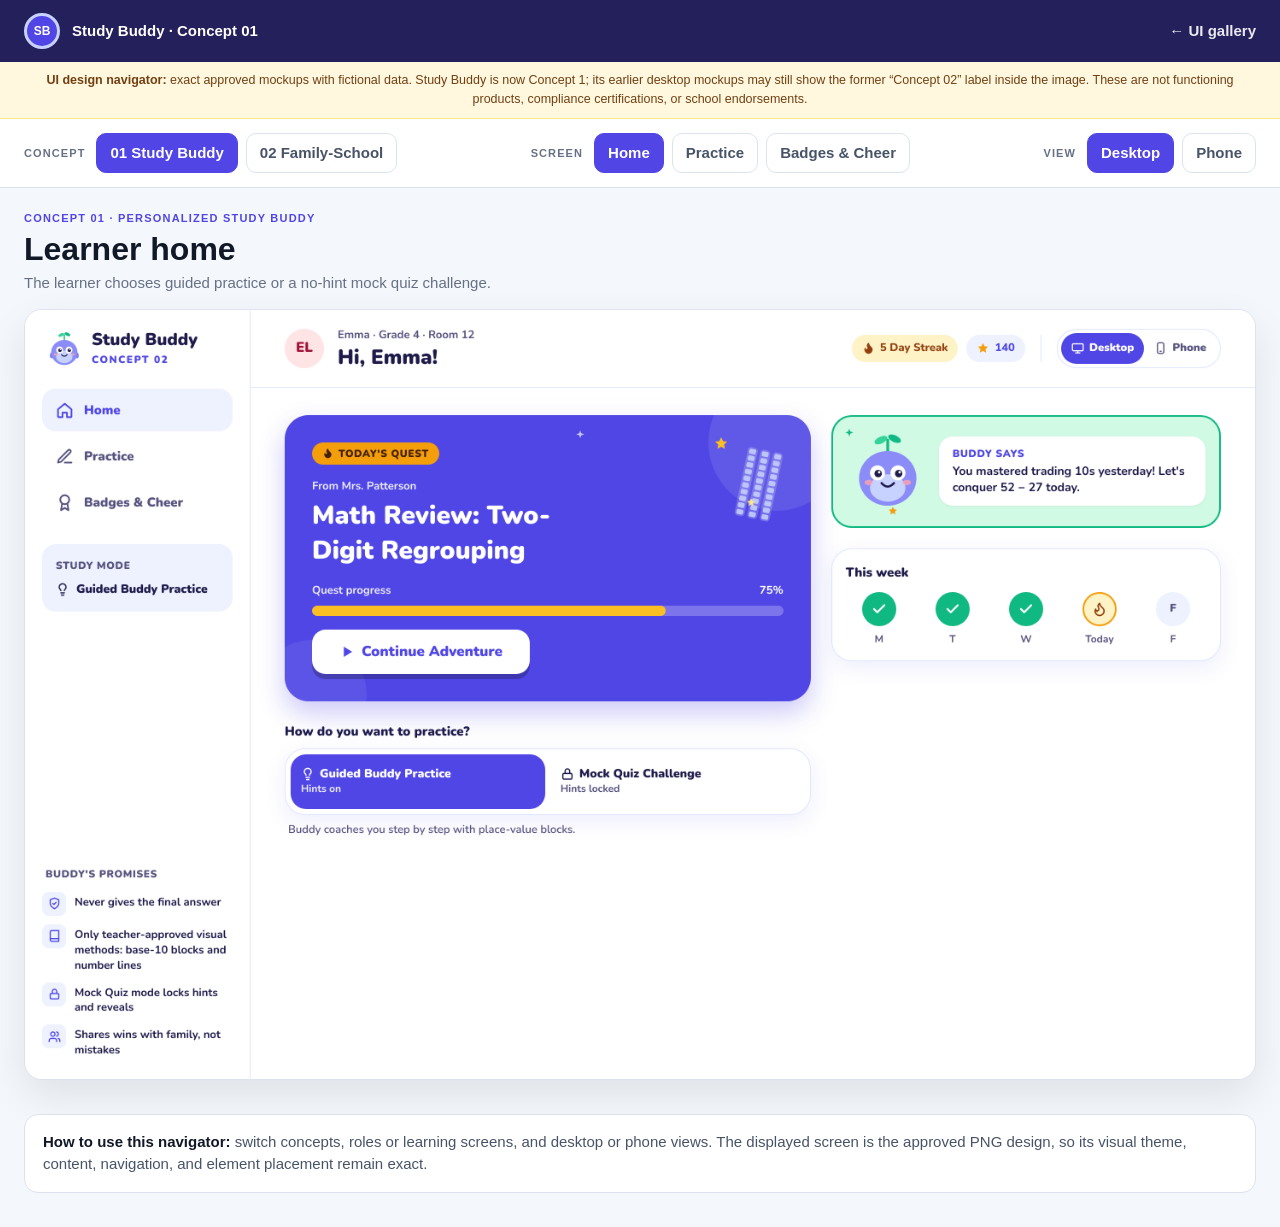
<file: docs/ui-designs/prototype.html>
<!doctype html>
<html lang="en">
<head>
  <meta charset="utf-8">
  <meta name="viewport" content="width=device-width,initial-scale=1">
  <meta name="description" content="Navigable UI designs for two DSV 2026 education agent concepts using fictional data.">
  <title>UI Screen Navigator · DSV 2026</title>
  <style>
    :root { --ink:#111827; --muted:#667085; --line:#dbe3ee; --paper:#f4f7fb; --white:#fff; --school:#2454d9; --school-dark:#0f172a; --buddy:#5145e5; --warning:#fff8df; --shadow:0 16px 42px rgba(15,23,42,.09); }
    * { box-sizing:border-box; }
    html { color-scheme:light; }
    body { margin:0; color:var(--ink); background:var(--paper); font:15px/1.5 -apple-system,BlinkMacSystemFont,"Segoe UI",sans-serif; }
    button,a { font:inherit; }
    button { cursor:pointer; }
    a { color:inherit; }
    .topbar { position:sticky; top:0; z-index:10; display:flex; align-items:center; justify-content:space-between; gap:20px; padding:13px 24px; color:#fff; background:var(--school-dark); box-shadow:0 1px 0 rgba(255,255,255,.08); }
    .topbar.buddy { background:#24205c; }
    .brand { display:flex; align-items:center; gap:12px; font-weight:800; }
    .brand-mark { display:grid; place-items:center; width:36px; height:36px; border-radius:50%; color:#fff; background:#0fa37f; border:3px solid #a7f3d0; font-size:12px; }
    .buddy .brand-mark { background:var(--buddy); border-color:#c7d2fe; }
    .back { color:#fff; text-decoration:none; font-weight:750; opacity:.9; }
    .notice { padding:9px 20px; text-align:center; color:#713f12; background:var(--warning); border-bottom:1px solid #fde68a; font-size:12.5px; }
    .controls { position:sticky; top:62px; z-index:9; padding:14px 24px; background:rgba(255,255,255,.96); border-bottom:1px solid var(--line); backdrop-filter:blur(12px); }
    .control-row { max-width:1420px; margin:auto; display:flex; align-items:center; justify-content:space-between; gap:18px; flex-wrap:wrap; }
    .control-group { display:flex; align-items:center; gap:8px; flex-wrap:wrap; }
    .control-label { margin-right:3px; color:var(--muted); font-size:11px; font-weight:850; text-transform:uppercase; letter-spacing:.1em; }
    .control { min-height:38px; padding:8px 13px; color:#475467; background:var(--white); border:1px solid var(--line); border-radius:10px; font-weight:750; }
    .control:hover { border-color:#98a2b3; }
    .control:focus-visible,.back:focus-visible { outline:3px solid #f59e0b; outline-offset:3px; }
    .control.active { color:#fff; background:var(--school); border-color:var(--school); }
    .buddy-mode .control.active { background:var(--buddy); border-color:var(--buddy); }
    .screen-meta { max-width:1420px; margin:22px auto 14px; padding:0 24px; display:flex; align-items:end; justify-content:space-between; gap:20px; }
    .eyebrow { margin:0 0 4px; color:var(--school); font-size:11px; font-weight:900; text-transform:uppercase; letter-spacing:.11em; }
    .buddy-mode .eyebrow { color:var(--buddy); }
    h1 { margin:0; font-size:clamp(1.35rem,2.5vw,2rem); line-height:1.15; }
    .screen-meta p { margin:5px 0 0; color:var(--muted); }
    .viewport { max-width:1420px; margin:0 auto 34px; padding:0 24px; }
    .screen-frame { overflow:hidden; border:1px solid var(--line); border-radius:18px; background:#fff; box-shadow:var(--shadow); }
    .screen-frame.phone { max-width:430px; margin:0 auto; padding:14px; border-radius:30px; background:#eef2f7; }
    .screen-frame img { display:block; width:100%; height:auto; }
    .screen-frame.phone img { border-radius:20px; }
    .loading { padding:80px 20px; text-align:center; color:var(--muted); }
    .screen-notes { max-width:1420px; margin:0 auto 34px; padding:0 24px; }
    .note-card { padding:16px 18px; border:1px solid var(--line); border-radius:14px; background:#fff; color:#475467; }
    .note-card strong { color:var(--ink); }
    @media (max-width:760px) {
      .topbar { padding:11px 14px; }
      .brand span { display:none; }
      .controls { top:58px; padding:12px 14px; }
      .control-row { align-items:flex-start; }
      .control-group { width:100%; }
      .control { flex:1; }
      .screen-meta,.viewport,.screen-notes { padding-left:14px; padding-right:14px; }
      .screen-meta { align-items:flex-start; flex-direction:column; }
    }
  </style>
</head>
<body>
  <header class="topbar buddy" id="topbar">
    <div class="brand"><div class="brand-mark" id="brandMark" aria-hidden="true">SB</div><span id="brandText">Study Buddy · Concept 01</span></div>
    <a class="back" href="index.html">← UI gallery</a>
  </header>
  <div class="notice"><strong>UI design navigator:</strong> exact approved mockups with fictional data. Study Buddy is now Concept 1; its earlier desktop mockups may still show the former “Concept 02” label inside the image. These are not functioning products, compliance certifications, or school endorsements.</div>

  <nav class="controls" aria-label="UI screen controls">
    <div class="control-row">
      <div class="control-group" aria-label="Choose concept">
        <span class="control-label">Concept</span>
        <button class="control active" type="button" data-concept="buddy">01 Study Buddy</button>
        <button class="control" type="button" data-concept="school">02 Family-School</button>
      </div>
      <div class="control-group" id="screenControls" aria-label="Choose screen"></div>
      <div class="control-group" aria-label="Choose device">
        <span class="control-label">View</span>
        <button class="control active" type="button" data-device="desktop">Desktop</button>
        <button class="control" type="button" data-device="phone">Phone</button>
      </div>
    </div>
  </nav>

  <main>
    <section class="screen-meta">
      <div><div class="eyebrow" id="conceptLabel">Concept 01 · Personalized Study Buddy</div><h1 id="screenTitle">Learner home</h1><p id="screenDescription">The learner chooses guided practice or a no-hint mock quiz challenge.</p></div>
    </section>
    <section class="viewport" aria-live="polite">
      <div class="screen-frame" id="screenFrame"><div class="loading">Loading design...</div></div>
    </section>
    <section class="screen-notes"><div class="note-card"><strong>How to use this navigator:</strong> switch concepts, roles or learning screens, and desktop or phone views. The displayed screen is the approved PNG design, so its visual theme, content, navigation, and element placement remain exact.</div></section>
  </main>

  <script>
    const designs = {
      school: {
        label:'Concept 02 · Family-School Communication Coordinator', brand:'Oak Creek Elementary · Family Coordinator', mark:'OC',
        screens:{
          parent:{ label:'Parent', title:'Parent dashboard', description:'A parent sees a verified schedule conflict and prepares a teacher clarification.', desktop:'assets/family-school/parent-dashboard.png', phone:'assets/family-school/parent-mobile.png' },
          teacher:{ label:'Teacher', title:'Teacher dashboard', description:'A teacher sees grouped family questions and reviews one class-wide update.', desktop:'assets/family-school/teacher-dashboard.png', phone:'assets/family-school/teacher-mobile.png' },
          admin:{ label:'Principal / Admin', title:'Principal and administrator dashboard', description:'An administrator sees school-wide conflicts and prepares a reviewed reminder.', desktop:'assets/family-school/principal-admin-dashboard.png', phone:'assets/family-school/principal-admin-mobile.png' }
        }
      },
      buddy: {
        label:'Concept 01 · Personalized Study Buddy', brand:'Study Buddy · Concept 01', mark:'SB',
        screens:{
          home:{ label:'Home', title:'Learner home', description:'The learner chooses guided practice or a no-hint mock quiz challenge.', desktop:'assets/study-buddy/desktop-home.png', phone:'assets/study-buddy/phone-home.png' },
          practice:{ label:'Practice', title:'Guided regrouping practice', description:'The learner trades one ten, uses teacher-approved place-value blocks, and checks a new step.', desktop:'assets/study-buddy/desktop-practice.png', phone:'assets/study-buddy/phone-practice.png' },
          rewards:{ label:'Badges & Cheer', title:'Badges and encouragement', description:'The learner celebrates progress and chooses whether to share a positive summary with family and teacher.', desktop:'assets/study-buddy/desktop-rewards.png', phone:'assets/study-buddy/phone-rewards.png' }
        }
      }
    };
    const state = { concept:'buddy', screen:'home', device:'desktop' };
    const screenControls = document.getElementById('screenControls');
    const screenFrame = document.getElementById('screenFrame');
    function firstScreen(concept) { return Object.keys(designs[concept].screens)[0]; }
    function renderScreenControls() {
      screenControls.innerHTML = '<span class="control-label">Screen</span>';
      Object.entries(designs[state.concept].screens).forEach(([key,value]) => {
        const button=document.createElement('button');
        button.type='button'; button.className='control'+(key===state.screen?' active':''); button.dataset.screen=key; button.textContent=value.label;
        button.addEventListener('click',()=>{ state.screen=key; render(); }); screenControls.appendChild(button);
      });
    }
    function render() {
      const concept=designs[state.concept]; const screen=concept.screens[state.screen];
      document.body.classList.toggle('buddy-mode',state.concept==='buddy');
      document.getElementById('topbar').classList.toggle('buddy',state.concept==='buddy');
      document.getElementById('brandMark').textContent=concept.mark; document.getElementById('brandText').textContent=concept.brand;
      document.getElementById('conceptLabel').textContent=concept.label; document.getElementById('screenTitle').textContent=screen.title; document.getElementById('screenDescription').textContent=screen.description;
      document.querySelectorAll('[data-concept]').forEach(button=>button.classList.toggle('active',button.dataset.concept===state.concept));
      document.querySelectorAll('[data-device]').forEach(button=>button.classList.toggle('active',button.dataset.device===state.device));
      renderScreenControls(); screenFrame.className='screen-frame'+(state.device==='phone'?' phone':''); screenFrame.innerHTML='';
      const image=document.createElement('img'); image.src=screen[state.device]; image.alt=screen.title+' - '+state.device+' design'; image.addEventListener('error',()=>{ screenFrame.innerHTML='<div class="loading">This design could not be loaded.</div>'; }); screenFrame.appendChild(image);
      history.replaceState(null,'','#'+state.concept+'-'+state.screen+'-'+state.device);
    }
    document.querySelectorAll('[data-concept]').forEach(button=>button.addEventListener('click',()=>{ state.concept=button.dataset.concept; state.screen=firstScreen(state.concept); render(); }));
    document.querySelectorAll('[data-device]').forEach(button=>button.addEventListener('click',()=>{ state.device=button.dataset.device; render(); }));
    function syncFromHash() {
      const hash=location.hash.slice(1).split('-');
      if (!designs[hash[0]]) return;
      state.concept=hash[0]; state.screen=designs[state.concept].screens[hash[1]]?hash[1]:firstScreen(state.concept);
      if(hash[2]==='phone'||hash[2]==='desktop') state.device=hash[2];
      render();
    }
    window.addEventListener('hashchange',syncFromHash);
    if (location.hash) syncFromHash(); else render();
  </script>
</body>
</html>
</file>
<file: docs/assets/style.css>
:root {
  color-scheme: light;
  --ink: #112c35;
  --muted: #536a72;
  --line: #d6e3e3;
  --paper: #f4f8f7;
  --white: #ffffff;
  --teal: #087579;
  --teal-dark: #075a5e;
  --pale: #e6f4f2;
  --navy: #173b4b;
  --amber: #9a6518;
  --amber-pale: #fff6e6;
  --violet: #6652a3;
  --shadow: 0 16px 44px rgba(17, 44, 53, .08);
}

* { box-sizing: border-box; }
html { scroll-behavior: smooth; }
body {
  margin: 0;
  background: var(--paper);
  color: var(--ink);
  font: 16px/1.65 system-ui, -apple-system, BlinkMacSystemFont, "Segoe UI", sans-serif;
}
a { color: var(--teal); }
a:focus-visible { outline: 3px solid var(--teal); outline-offset: 4px; }
h1, h2, h3 { line-height: 1.14; letter-spacing: -.025em; }
h1 { font-size: clamp(2.55rem, 5vw, 4.8rem); margin: .4rem 0 1rem; max-width: 17ch; }
h2 { font-size: clamp(1.75rem, 3vw, 2.7rem); margin: .3rem 0 1rem; }
h3 { font-size: 1.14rem; margin: 0 0 .55rem; }
p { margin: .6rem 0 1.1rem; }
code { font-size: .9em; color: var(--navy); }

.wrap { max-width: 1160px; margin: auto; padding: 0 30px; }
.narrow { max-width: 810px; }
header.site { position: sticky; top: 0; z-index: 10; background: rgba(255,255,255,.94); border-bottom: 1px solid var(--line); backdrop-filter: blur(12px); }
nav { display: flex; align-items: center; justify-content: space-between; gap: 18px; padding: 16px 0; font-size: .9rem; }
nav a { text-decoration: none; font-weight: 750; }
.brand { color: var(--ink); letter-spacing: .055em; text-transform: uppercase; }
.nav-links { display: flex; align-items: center; gap: 20px; }

.hero { position: relative; overflow: hidden; padding: 80px 0 68px; background: var(--white); }
.hero:after { content: ""; position: absolute; right: -120px; top: -170px; width: 520px; height: 520px; border-radius: 50%; background: radial-gradient(circle, rgba(8,117,121,.14), rgba(8,117,121,0) 69%); pointer-events: none; }
.lead { max-width: 800px; font-size: clamp(1.13rem, 1.8vw, 1.37rem); color: var(--muted); }
.eyebrow { text-transform: uppercase; letter-spacing: .15em; color: var(--teal); font-size: .76rem; font-weight: 850; }
.strip { padding: 16px 20px; margin-top: 28px; border-left: 4px solid var(--teal); background: var(--pale); font-size: .94rem; max-width: 900px; }
.status-row { display: flex; flex-wrap: wrap; gap: 10px; margin-top: 28px; }
.status { display: inline-flex; align-items: center; gap: 8px; padding: 7px 12px; border: 1px solid var(--line); border-radius: 999px; background: var(--white); font-size: .82rem; font-weight: 720; }
.status:before { content: ""; width: 8px; height: 8px; border-radius: 50%; background: var(--teal); }

.section { padding: 70px 0; border-top: 1px solid var(--line); }
.section.alt { background: var(--white); }
.section.dark { color: #f5fbfb; background: var(--navy); }
.section.dark .muted { color: #c3d4d8; }
.section.dark .eyebrow { color: #75d5d1; }
.section-heading { max-width: 790px; margin-bottom: 28px; }
.subheading { margin: 38px 0 16px; color: var(--navy); }
.muted { color: var(--muted); }
.grid { display: grid; grid-template-columns: repeat(2, minmax(0, 1fr)); gap: 20px; }
.grid.three { grid-template-columns: repeat(3, minmax(0, 1fr)); }
.problem-map { margin-bottom: 6px; }
.perspective-card { display: grid; grid-template-columns: .82fr 1.18fr; gap: 34px; align-items: start; padding: 30px; border: 1px solid #a9d7d2; border-radius: 18px; background: var(--pale); box-shadow: var(--shadow); }
.perspective-card h2 { margin-bottom: 0; }
.perspective-card p:last-child { margin-bottom: 0; }
.card { border: 1px solid var(--line); background: var(--white); border-radius: 18px; padding: 27px; box-shadow: 0 9px 24px rgba(22,51,63,.035); }
.card p:last-child { margin-bottom: 0; }
.card .eyebrow { margin: 0 0 16px; }
.card.highlight { border-color: #a9d7d2; background: var(--pale); }
.card.amber { border-color: #ead2a7; background: var(--amber-pale); }
.concept-card { display: flex; flex-direction: column; min-height: 100%; }
.concept-card .actions { margin-top: auto; padding-top: 12px; }
.concept-number { color: var(--teal); font-size: 3rem; line-height: 1; font-weight: 800; opacity: .28; }
.concept-problem { margin: 8px 0 10px; padding: 18px 19px; border-left: 4px solid var(--amber); background: var(--amber-pale); border-radius: 0 12px 12px 0; }
.concept-problem .eyebrow { margin-bottom: 7px; color: var(--amber); }
.concept-problem p { margin: 0; }
.compact-list { margin: 14px 0 20px; padding-left: 20px; }
.compact-list li { margin: 7px 0; }

.button { display: inline-flex; align-items: center; justify-content: center; padding: 11px 17px; border-radius: 9px; background: var(--teal); color: #fff; text-decoration: none; font-weight: 750; min-height: 44px; }
.button:hover { background: var(--teal-dark); }
.button.secondary { background: var(--white); color: var(--teal); border: 1px solid var(--teal); }
.actions { display: flex; flex-wrap: wrap; align-items: center; gap: 12px; margin-top: 26px; }
.tag { display: inline-block; padding: 5px 11px; border-radius: 999px; background: var(--pale); color: var(--teal); font-size: .8rem; font-weight: 750; }

.steps { counter-reset: step; display: grid; gap: 12px; padding: 0; list-style: none; }
.steps li { counter-increment: step; background: var(--white); border: 1px solid var(--line); border-radius: 13px; padding: 18px 20px; }
.steps li:before { content: counter(step, decimal-leading-zero); display: inline-block; margin-right: 14px; color: var(--teal); font-weight: 850; }
.flowline { display: grid; grid-template-columns: repeat(5, 1fr); gap: 10px; align-items: stretch; }
.flowline div { position: relative; padding: 15px 13px; border: 1px solid var(--line); border-radius: 12px; background: var(--white); font-size: .9rem; font-weight: 700; }
.flowline div:not(:last-child):after { content: "→"; position: absolute; right: -15px; top: 50%; transform: translateY(-50%); z-index: 2; color: var(--teal); }

.diagram { border: 1px solid var(--line); background: var(--white); border-radius: 18px; overflow: hidden; box-shadow: var(--shadow); }
.diagram iframe { display: block; width: 100%; height: 720px; border: 0; }
.diagram-bar { display: flex; justify-content: space-between; gap: 14px; align-items: center; border-top: 1px solid var(--line); padding: 16px 20px; font-size: .92rem; }
.flow-explainer { margin-top: 34px; padding: 30px; border: 1px solid var(--line); border-radius: 18px; background: var(--pale); }
.flow-explainer .section-heading { margin-bottom: 20px; }
.flow-explainer .steps li { box-shadow: 0 6px 18px rgba(22,51,63,.03); }

.ui-showcase, .ui-tile { margin: 0; }
.ui-showcase { padding: 20px; border: 1px solid var(--line); border-radius: 18px; background: var(--white); box-shadow: var(--shadow); }
.ui-showcase img, .ui-tile img { display: block; width: 100%; height: auto; border-radius: 12px; }
.ui-showcase figcaption, .ui-tile figcaption { padding-top: 12px; color: var(--muted); font-size: .88rem; }
.ui-gallery { display: grid; gap: 20px; }
.ui-gallery.three { grid-template-columns: repeat(3, minmax(0, 1fr)); }
.ui-tile { padding: 12px; border: 1px solid var(--line); border-radius: 16px; background: var(--white); box-shadow: 0 9px 24px rgba(22,51,63,.035); }
.ui-tile a { display: block; overflow: hidden; border-radius: 10px; background: var(--paper); }
.ui-tile img { aspect-ratio: 16 / 10; object-fit: cover; object-position: top; transition: transform .2s ease; }
.ui-tile a:hover img { transform: scale(1.015); }

.criteria-wrap { overflow-x: auto; border: 1px solid var(--line); border-radius: 16px; background: var(--white); }
.criteria { width: 100%; border-collapse: collapse; min-width: 760px; }
.criteria th, .criteria td { padding: 17px 18px; text-align: left; vertical-align: top; border-bottom: 1px solid var(--line); }
.criteria th { background: var(--pale); color: var(--navy); font-size: .82rem; letter-spacing: .04em; text-transform: uppercase; }
.criteria tr:last-child td { border-bottom: 0; }
.criteria td:first-child { width: 22%; font-weight: 800; color: var(--navy); }
.criteria td:nth-child(2) { width: 42%; }
.criteria .proof { color: var(--muted); font-size: .92rem; }

.decision-box { padding: 30px; border-radius: 18px; background: var(--white); color: var(--ink); }
.decision-box h2 { max-width: 21ch; }
.section.dark .decision-box .muted { color: var(--teal-dark); }
.questions { display: grid; grid-template-columns: repeat(2, minmax(0,1fr)); gap: 12px; margin-top: 22px; }
.question { padding: 16px 18px; border-radius: 12px; background: var(--paper); border: 1px solid var(--line); font-weight: 700; }
footer { padding: 36px 0; color: var(--muted); font-size: .9rem; border-top: 1px solid var(--line); }

@media (max-width: 820px) {
  .wrap { padding: 0 20px; }
  .hero { padding: 56px 0; }
  .section { padding: 50px 0; }
  .grid, .grid.three, .questions, .perspective-card, .ui-gallery.three { grid-template-columns: 1fr; }
  .flowline { grid-template-columns: 1fr; }
  .flowline div:not(:last-child):after { content: "↓"; right: auto; left: 22px; top: auto; bottom: -20px; }
  .diagram iframe { height: 610px; }
  .diagram-bar { align-items: flex-start; flex-direction: column; }
  .flow-explainer { padding: 22px; }
  .nav-links { display: none; }
}
</file>
